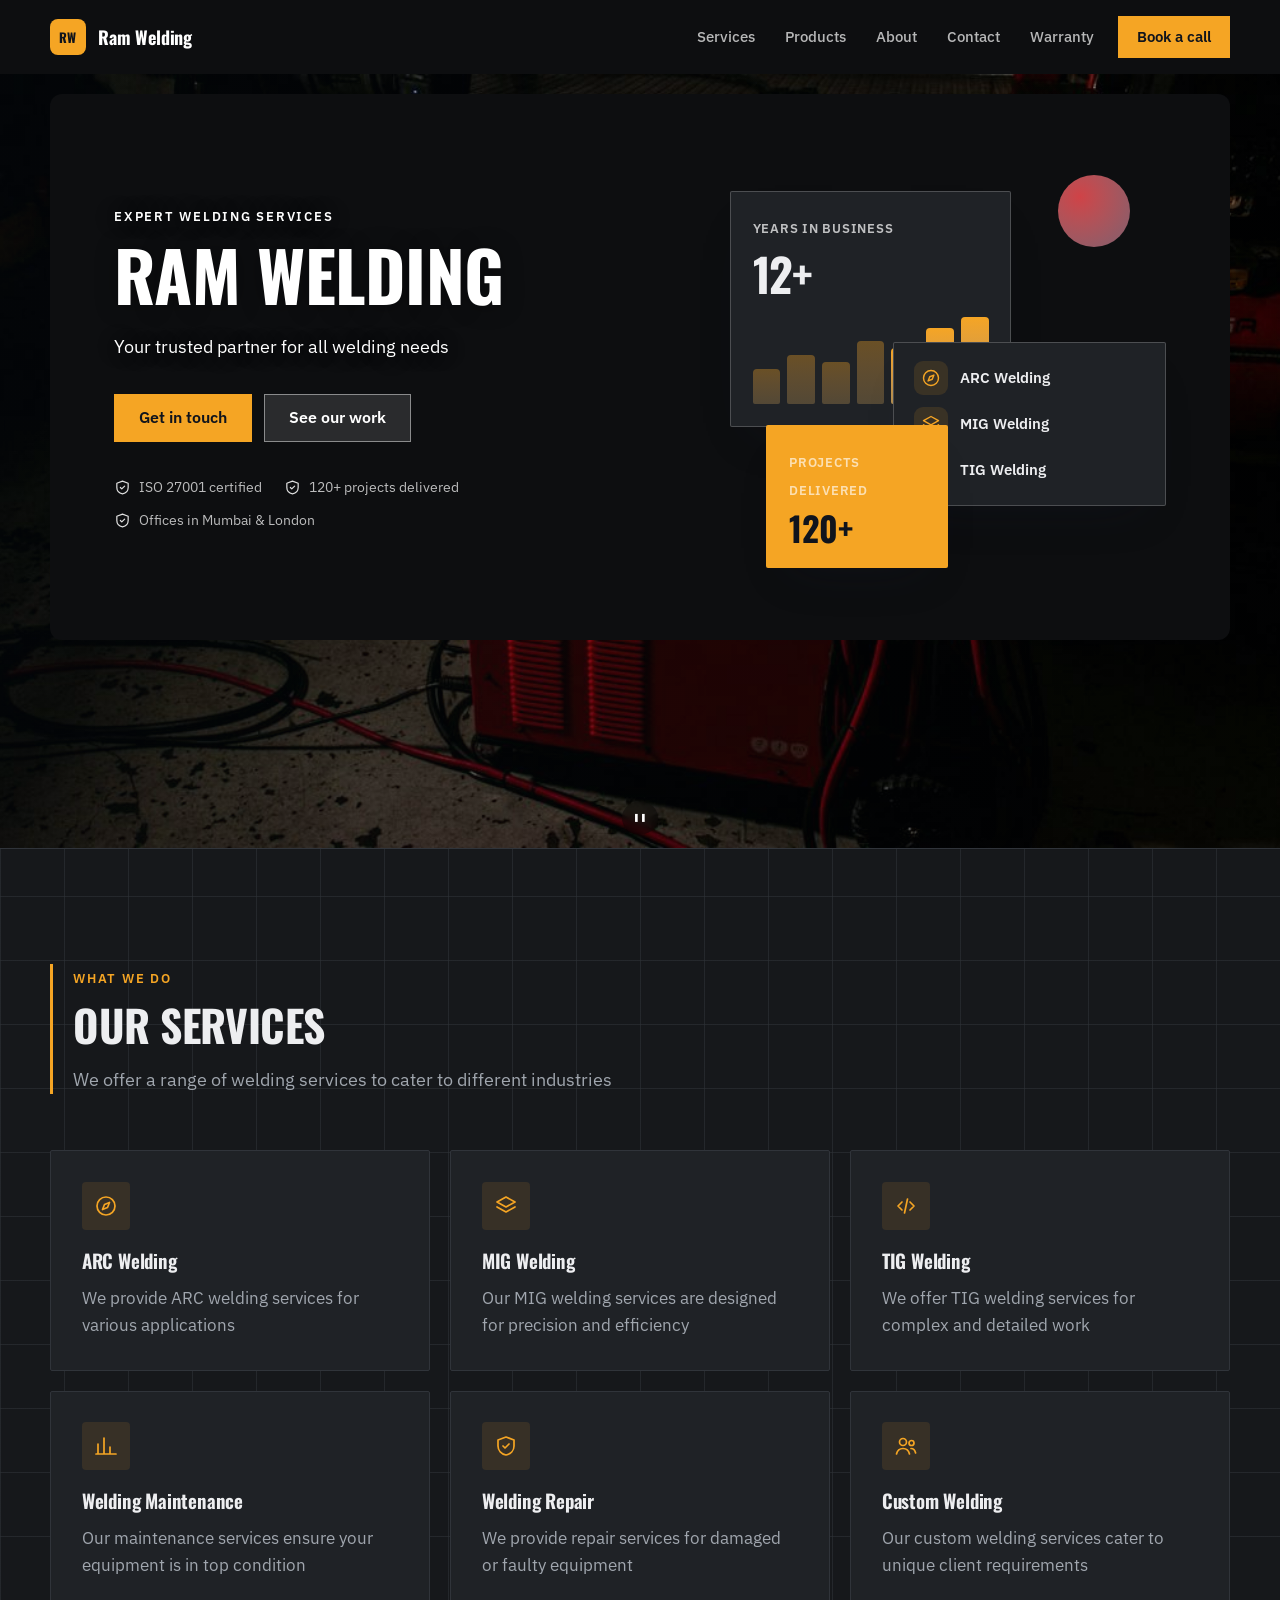
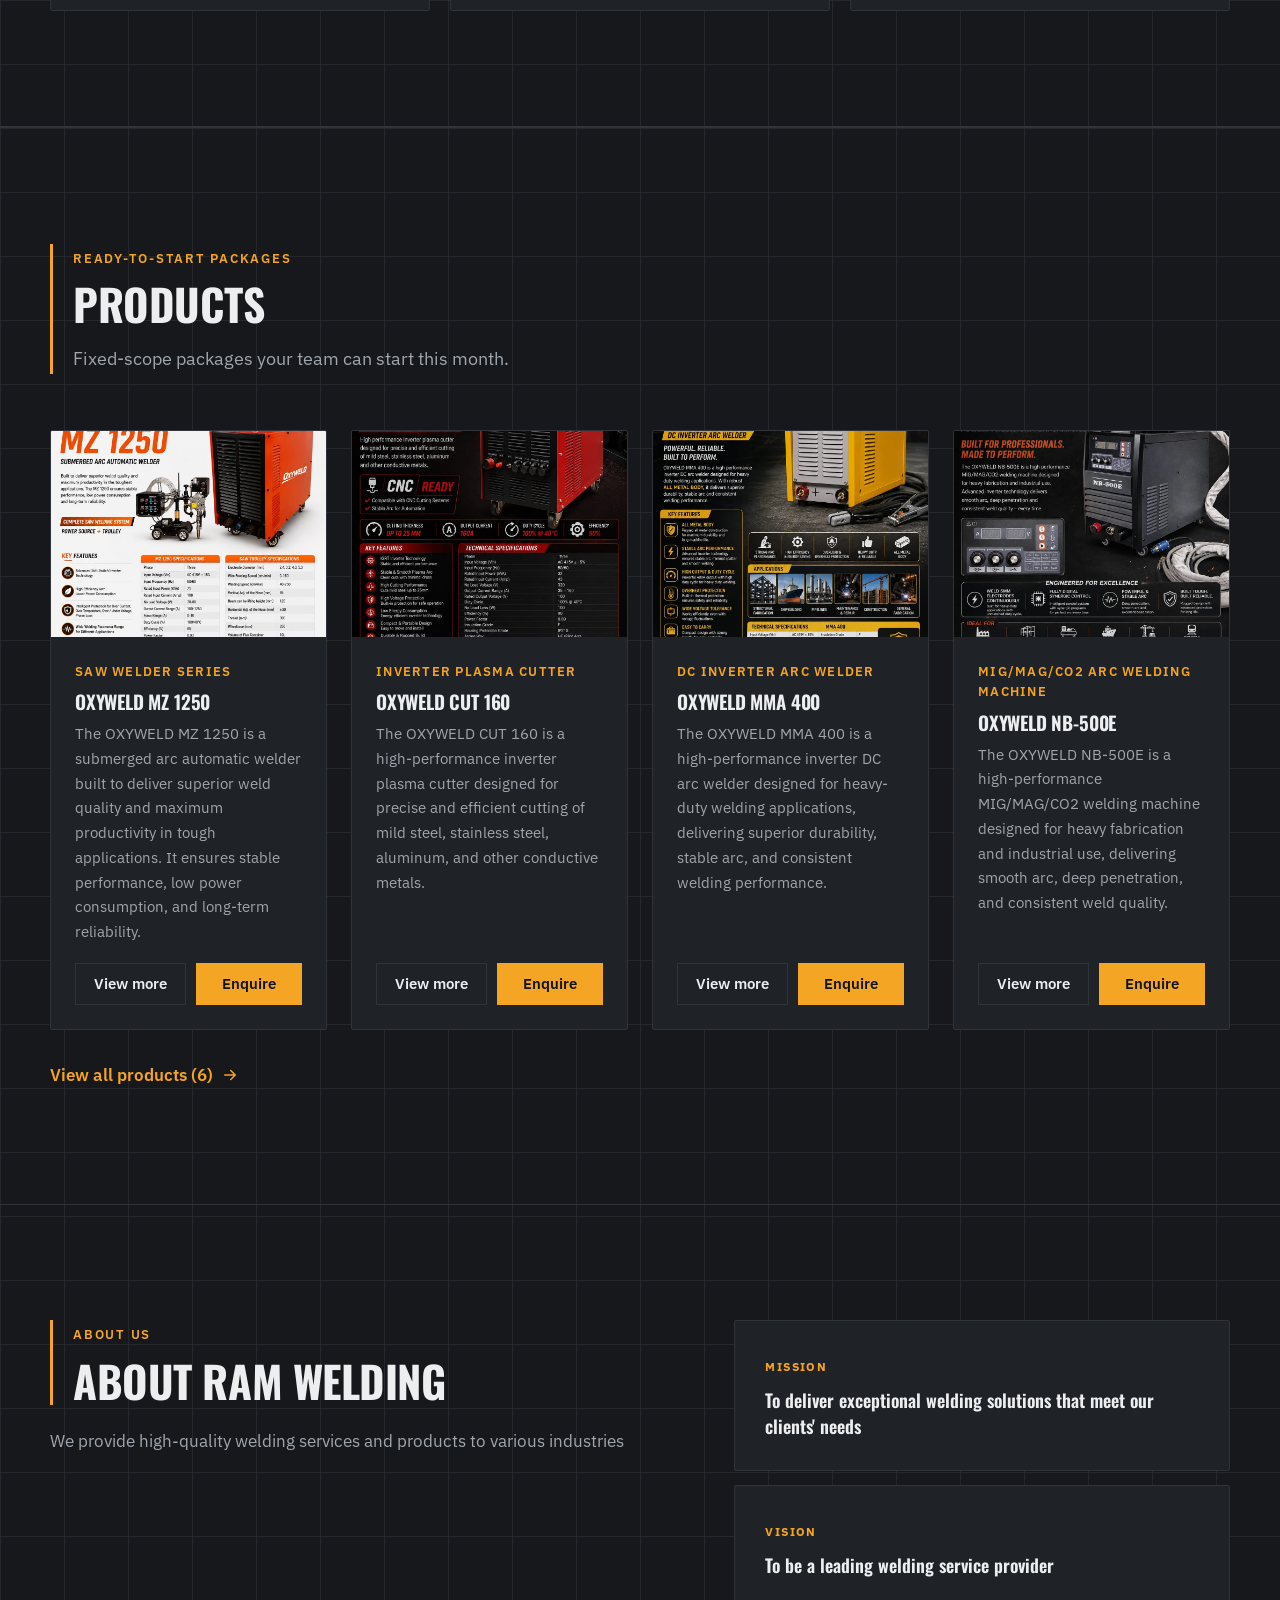
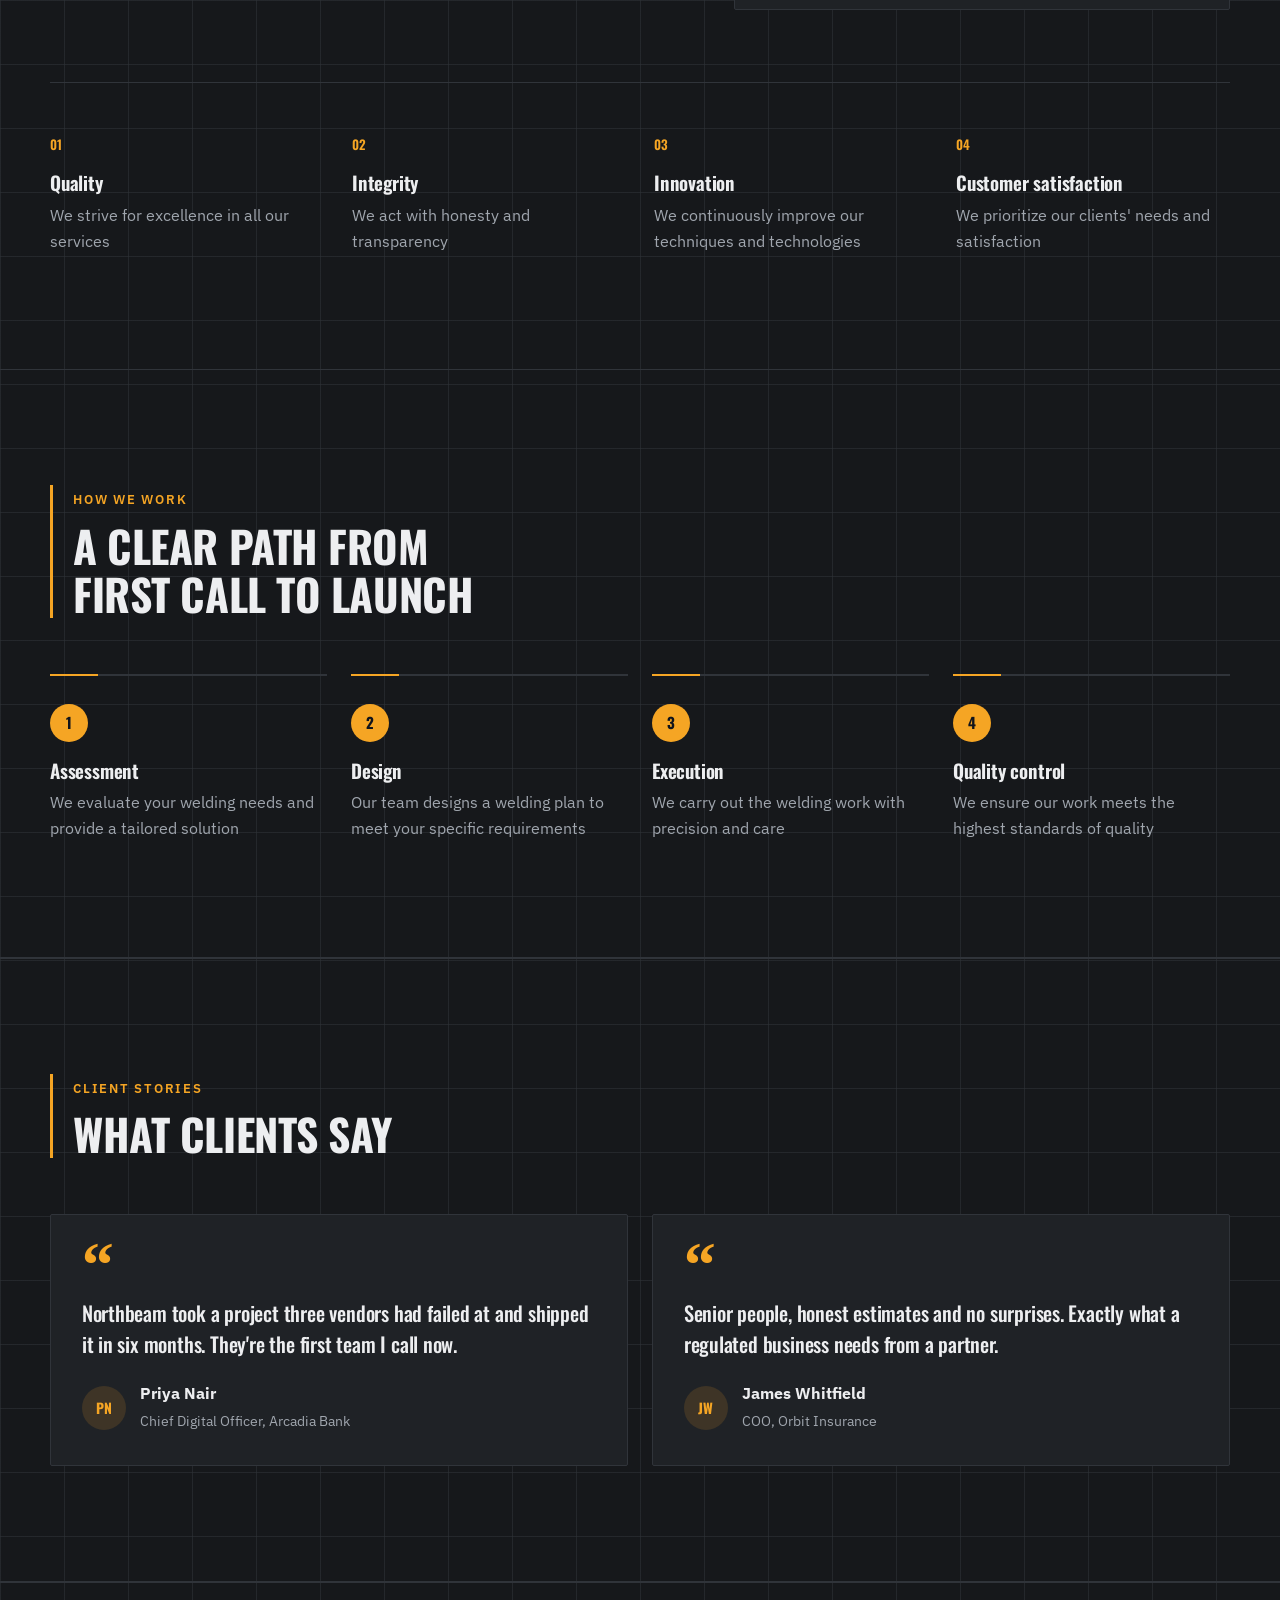
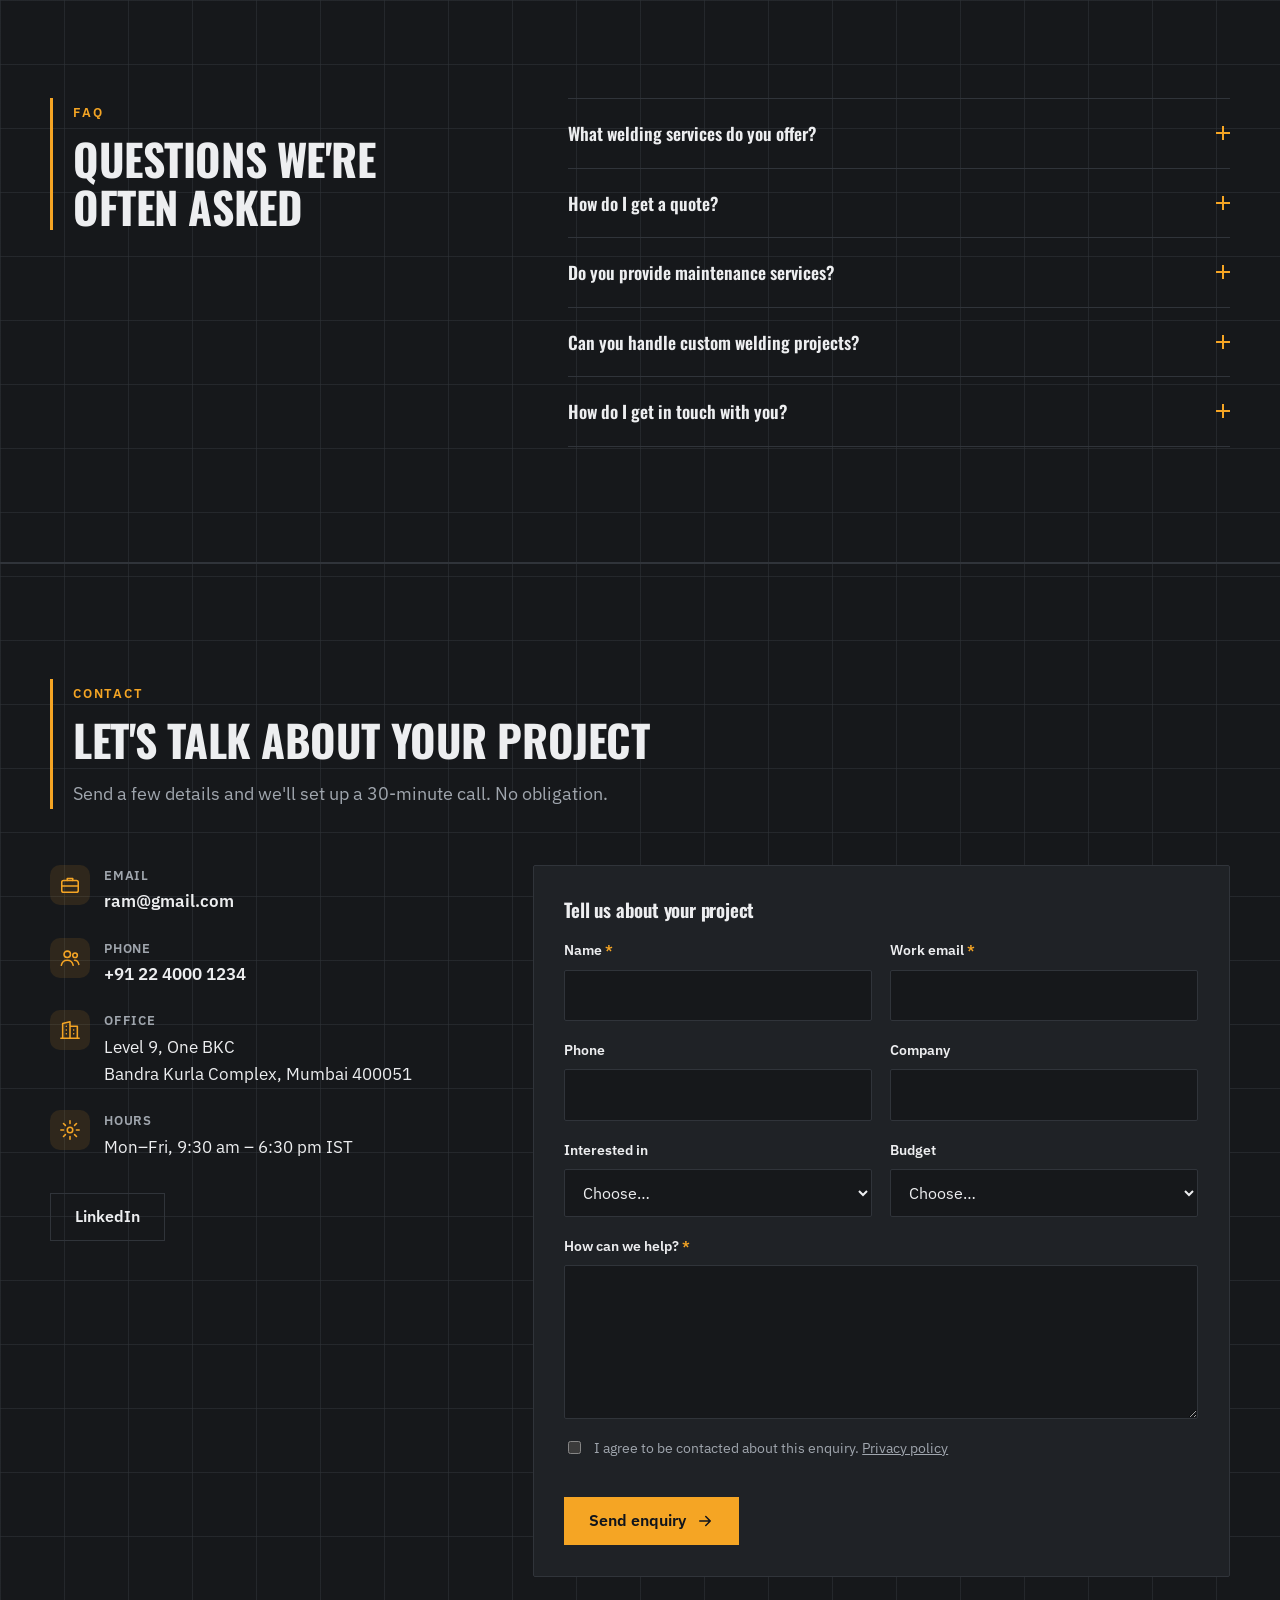
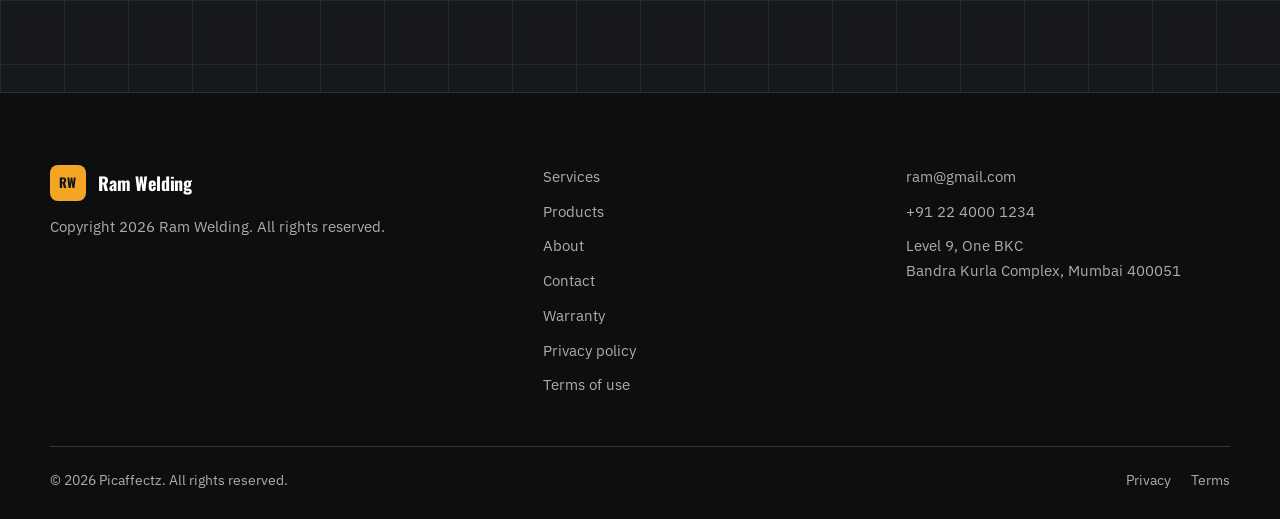
<file: index.html>
<!doctype html>
<!-- Powered by Picaffectz | https://www.picaffectz.com -->
<!--
  Copyright (c) Picaffectz. All rights reserved.
  This source code is proprietary and confidential. Unauthorized copying or distribution is prohibited.
-->
<html lang="en">
<head>
<meta charset="utf-8">
<meta name="viewport" content="width=device-width,initial-scale=1,viewport-fit=cover">
<title>Ram Welding - Quality welding solutions</title>
<!-- site-meta -->
<meta name="description" content="Ram Welding provides high-quality welding services and products to various industries">
<link rel="canonical" href="https://iprakashlal.github.io/welding/">
<meta property="og:type" content="website">
<meta property="og:title" content="Ram Welding - Quality welding solutions">
<meta property="og:description" content="Ram Welding provides high-quality welding services and products to various industries">
<meta property="og:site_name" content="Ram Welding">
<meta property="og:url" content="https://iprakashlal.github.io/welding/">
<meta name="twitter:card" content="summary">
<meta name="twitter:title" content="Ram Welding - Quality welding solutions">
<meta name="twitter:description" content="Ram Welding provides high-quality welding services and products to various industries">
<style id="site-boot">html{background:#16181B;--bg:#16181B}</style>
<!-- /site-meta -->
<title>Shop</title>
<link rel="preconnect" href="https://fonts.googleapis.com">
<link rel="stylesheet" href="assets/biz.css?v=2a78dcc">
<script>try{var b=localStorage.getItem("site-bg:"+location.pathname.replace(/[^/]*$/,""));if(b){document.documentElement.style.background=b;document.documentElement.style.setProperty("--bg",b)}var F=JSON.parse(localStorage.getItem("site-fonts:"+location.pathname.replace(/[^/]*$/,""))||"[]");for(var i=0;i<F.length;i++)if(/^https:\/\/fonts\.googleapis\.com\//.test(F[i][1]||"")){var l=document.createElement("link");l.rel="stylesheet";l.href=F[i][1];l.setAttribute("data-boot","");document.head.appendChild(l)}var I=JSON.parse(localStorage.getItem("site-intro:"+location.pathname.replace(/[^/]*$/,""))||"null");if(I&&/^(#[0-9a-f]{3,8}|rgba?\([0-9., %]+\))$/i.test(I.bg||"")&&!matchMedia("(prefers-reduced-motion:reduce)").matches&&window.name!=="cms-preview"){var S=document.createElement("style");S.id="fx-boot";S.textContent="html{background:"+I.bg+"!important}body{visibility:hidden!important}";document.head.appendChild(S);setTimeout(function(){S.remove()},2500)}var x=sessionStorage.getItem("fx-exit");if(x){var c=x.charAt(0)=="{"?JSON.parse(x).bg:x;if(/^(#[0-9a-f]{3,8}|rgba?\([0-9., %]+\))$/i.test(c)){var s=document.createElement("style");s.id="fx-pre";s.textContent="html{background:"+c+"!important}body>*{visibility:hidden}";document.head.appendChild(s);setTimeout(function(){s.remove()},3500)}}}catch(e){}</script>
</head>
<body data-page="home">
<div id="app"></div>
<noscript><p style="padding:24px">This website needs JavaScript to show its content.</p></noscript>
<script src="assets/badge.js?v=2a78dcc"></script><script src="assets/fx.js?v=2a78dcc"></script>
<script src="assets/motifs.js?v=2a78dcc"></script>
<script src="assets/biz.js?v=2a78dcc"></script>
</body>
</html>
</file>
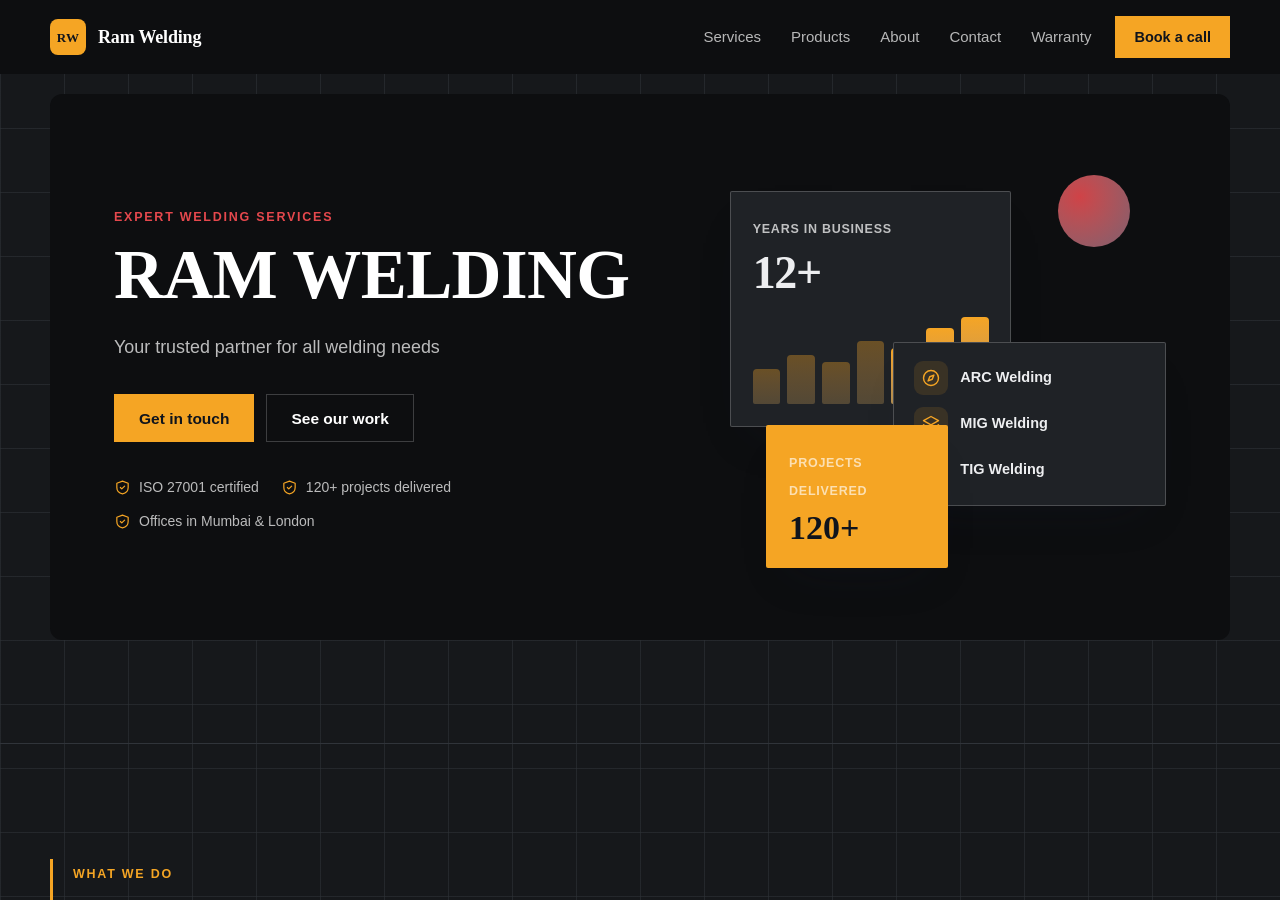
<file: about.html>
<!doctype html>
<!-- Powered by Picaffectz | https://www.picaffectz.com -->
<!--
  Copyright (c) Picaffectz. All rights reserved.
  This source code is proprietary and confidential. Unauthorized copying or distribution is prohibited.
-->
<html lang="en">
<head>
<meta charset="utf-8">
<meta name="viewport" content="width=device-width,initial-scale=1,viewport-fit=cover">
<title>Ram Welding - Quality welding solutions</title>
<!-- site-meta -->
<meta name="description" content="Ram Welding provides high-quality welding services and products to various industries">
<link rel="canonical" href="https://iprakashlal.github.io/welding/about.html">
<meta property="og:type" content="website">
<meta property="og:title" content="Ram Welding - Quality welding solutions">
<meta property="og:description" content="Ram Welding provides high-quality welding services and products to various industries">
<meta property="og:site_name" content="Ram Welding">
<meta property="og:url" content="https://iprakashlal.github.io/welding/about.html">
<meta name="twitter:card" content="summary">
<meta name="twitter:title" content="Ram Welding - Quality welding solutions">
<meta name="twitter:description" content="Ram Welding provides high-quality welding services and products to various industries">
<style id="site-boot">html{background:#16181B;--bg:#16181B}</style>
<!-- /site-meta -->
<title>Shop</title>
<link rel="preconnect" href="https://fonts.googleapis.com">
<link rel="stylesheet" href="assets/biz.css?v=2a78dcc">
<script>try{var b=localStorage.getItem("site-bg:"+location.pathname.replace(/[^/]*$/,""));if(b){document.documentElement.style.background=b;document.documentElement.style.setProperty("--bg",b)}var F=JSON.parse(localStorage.getItem("site-fonts:"+location.pathname.replace(/[^/]*$/,""))||"[]");for(var i=0;i<F.length;i++)if(/^https:\/\/fonts\.googleapis\.com\//.test(F[i][1]||"")){var l=document.createElement("link");l.rel="stylesheet";l.href=F[i][1];l.setAttribute("data-boot","");document.head.appendChild(l)}var I=JSON.parse(localStorage.getItem("site-intro:"+location.pathname.replace(/[^/]*$/,""))||"null");if(I&&/^(#[0-9a-f]{3,8}|rgba?\([0-9., %]+\))$/i.test(I.bg||"")&&!matchMedia("(prefers-reduced-motion:reduce)").matches&&window.name!=="cms-preview"){var S=document.createElement("style");S.id="fx-boot";S.textContent="html{background:"+I.bg+"!important}body{visibility:hidden!important}";document.head.appendChild(S);setTimeout(function(){S.remove()},2500)}var x=sessionStorage.getItem("fx-exit");if(x){var c=x.charAt(0)=="{"?JSON.parse(x).bg:x;if(/^(#[0-9a-f]{3,8}|rgba?\([0-9., %]+\))$/i.test(c)){var s=document.createElement("style");s.id="fx-pre";s.textContent="html{background:"+c+"!important}body>*{visibility:hidden}";document.head.appendChild(s);setTimeout(function(){s.remove()},3500)}}}catch(e){}</script>
</head>
<body data-page="about">
<div id="app"></div>
<noscript><p style="padding:24px">This website needs JavaScript to show its content.</p></noscript>
<script src="assets/badge.js?v=2a78dcc"></script><script src="assets/fx.js?v=2a78dcc"></script>
<script src="assets/motifs.js?v=2a78dcc"></script>
<script src="assets/biz.js?v=2a78dcc"></script>
</body>
</html>
</file>
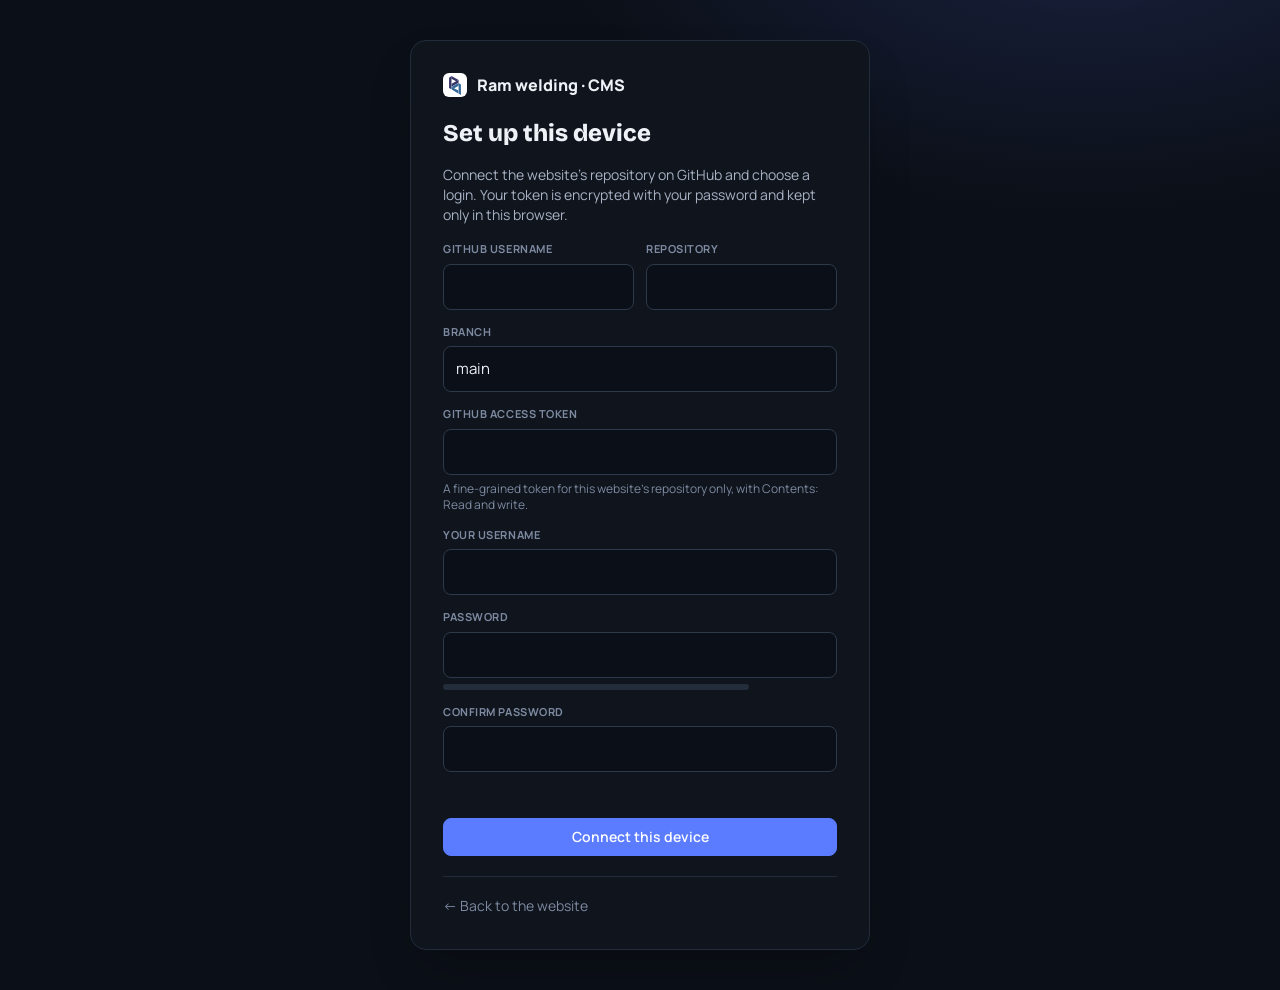
<file: admin.html>
<!doctype html>
<!-- Powered by Picaffectz | https://www.picaffectz.com -->
<!--
  Copyright (c) Picaffectz. All rights reserved.
  This source code is proprietary and confidential. Unauthorized copying or distribution is prohibited.
-->
<html lang="en">
<head>
<meta charset="utf-8">
<meta name="viewport" content="width=device-width,initial-scale=1,viewport-fit=cover">
<meta name="robots" content="noindex">
<title>Control Panel</title>
<link rel="preconnect" href="https://fonts.googleapis.com">
<link rel="stylesheet" href="https://fonts.googleapis.com/css2?family=Bricolage+Grotesque:opsz,wght@12..96,600;12..96,800&family=JetBrains+Mono:wght@400;500&family=Manrope:wght@400;500;600;700;800&display=swap">
<link rel="stylesheet" href="cms/admin.css?v=2a78dcc">
</head>
<body class="bg-ink-950 text-ink-100 antialiased">
<div id="root"></div>
<noscript>The site CMS needs JavaScript.</noscript>
<script src="cms/admin.js?v=2a78dcc"></script>
</body>
</html>
</file>
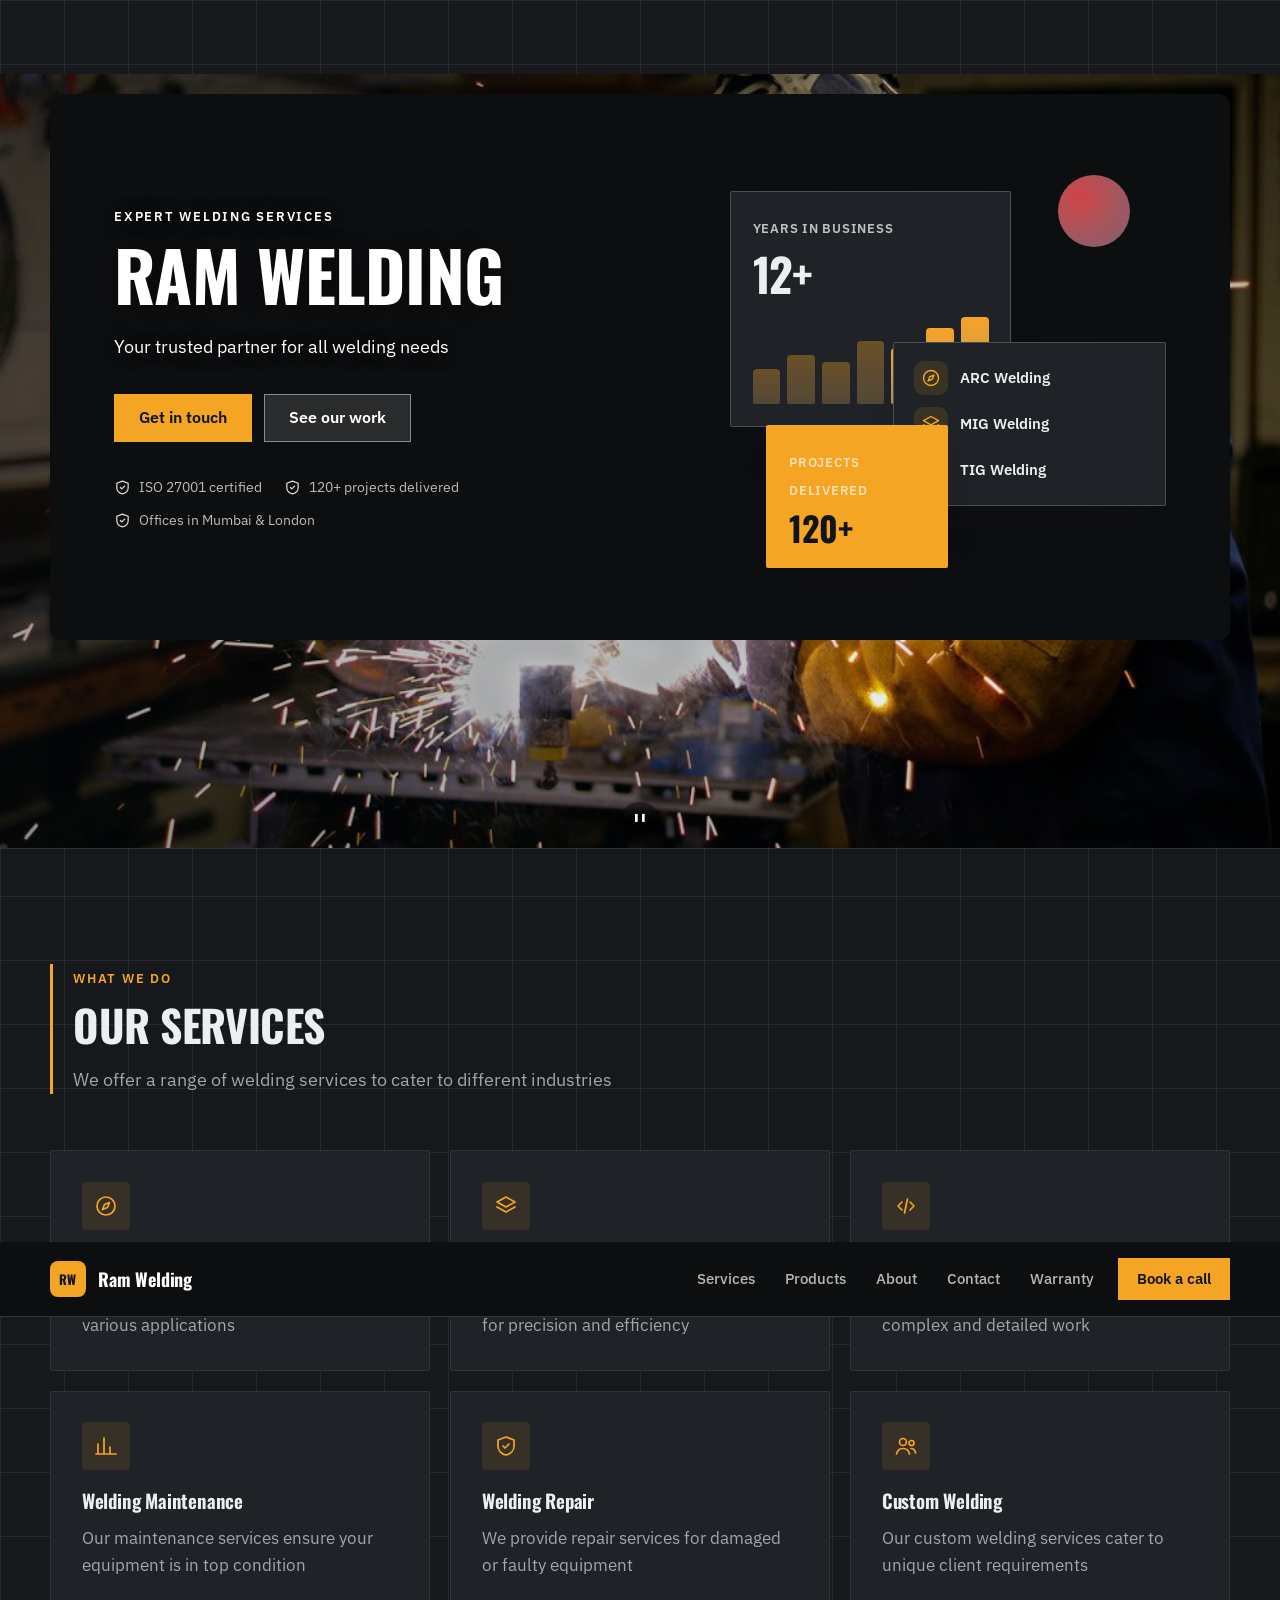
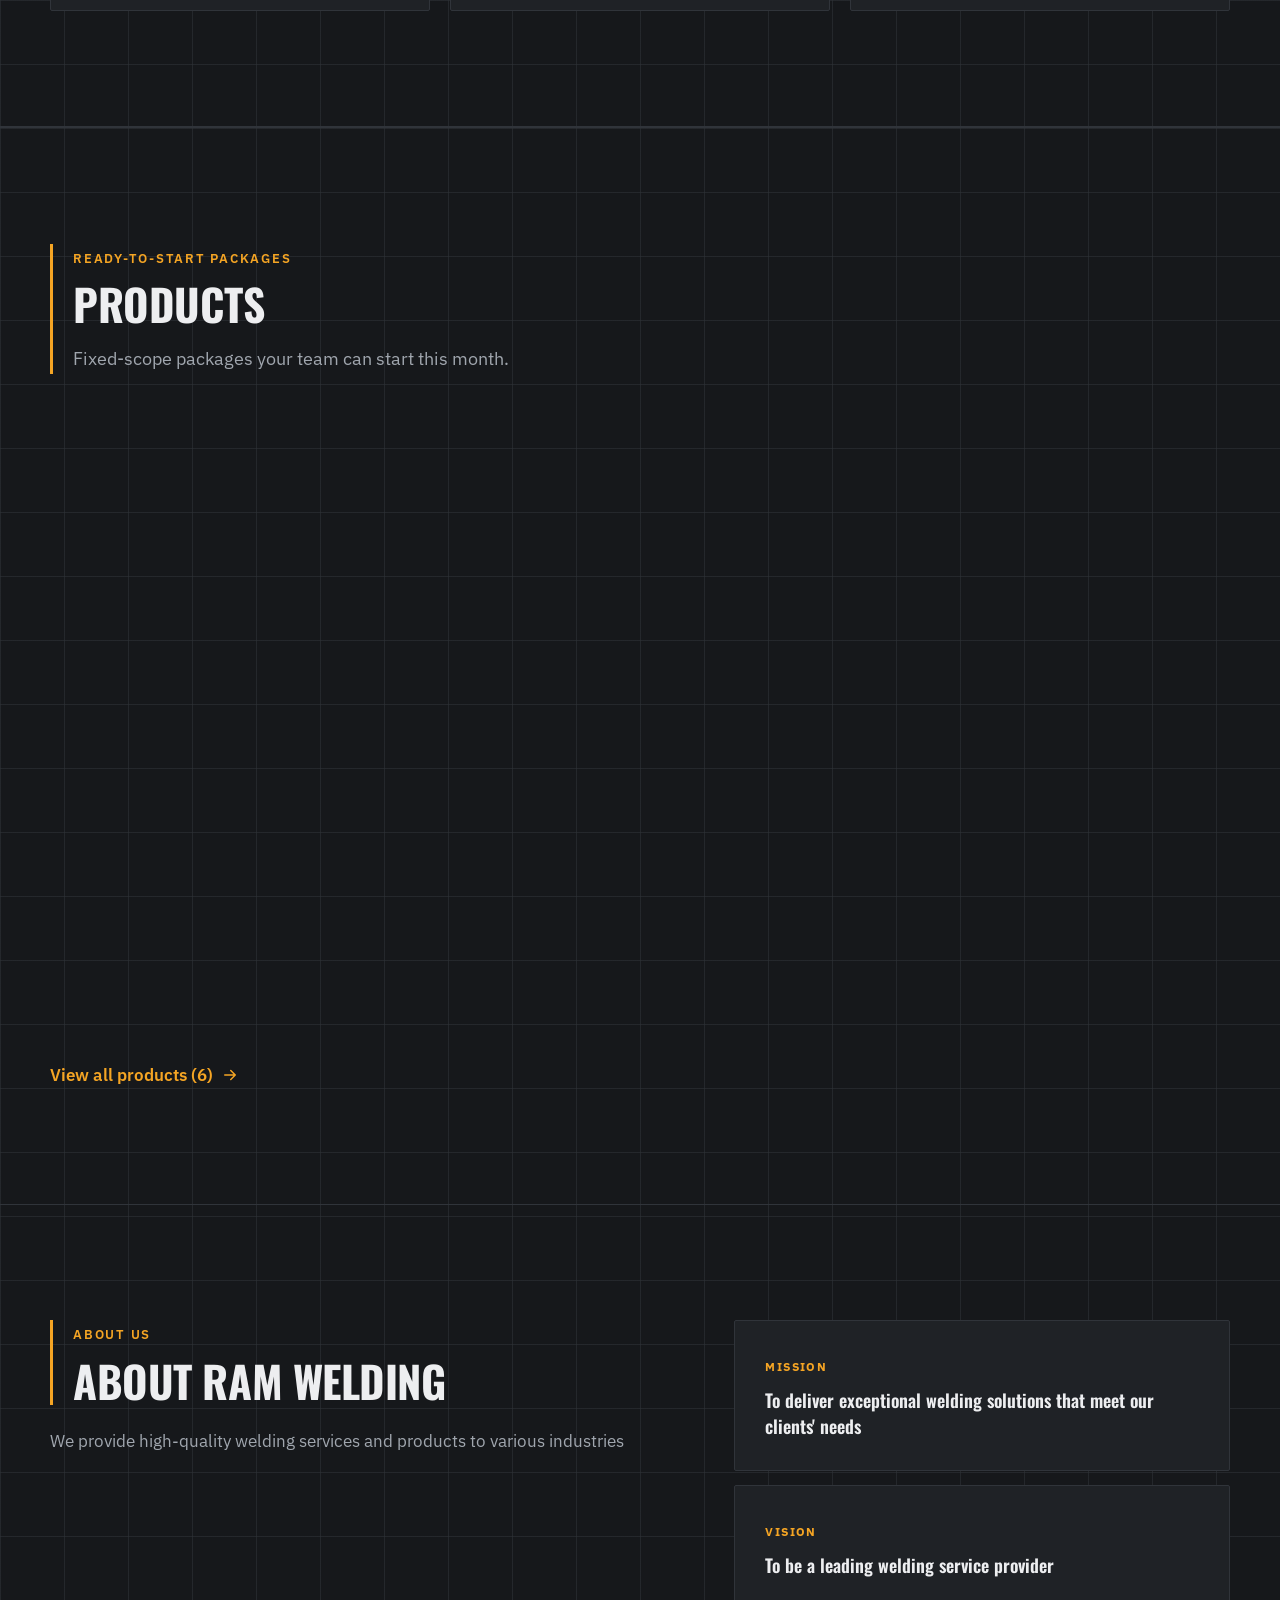
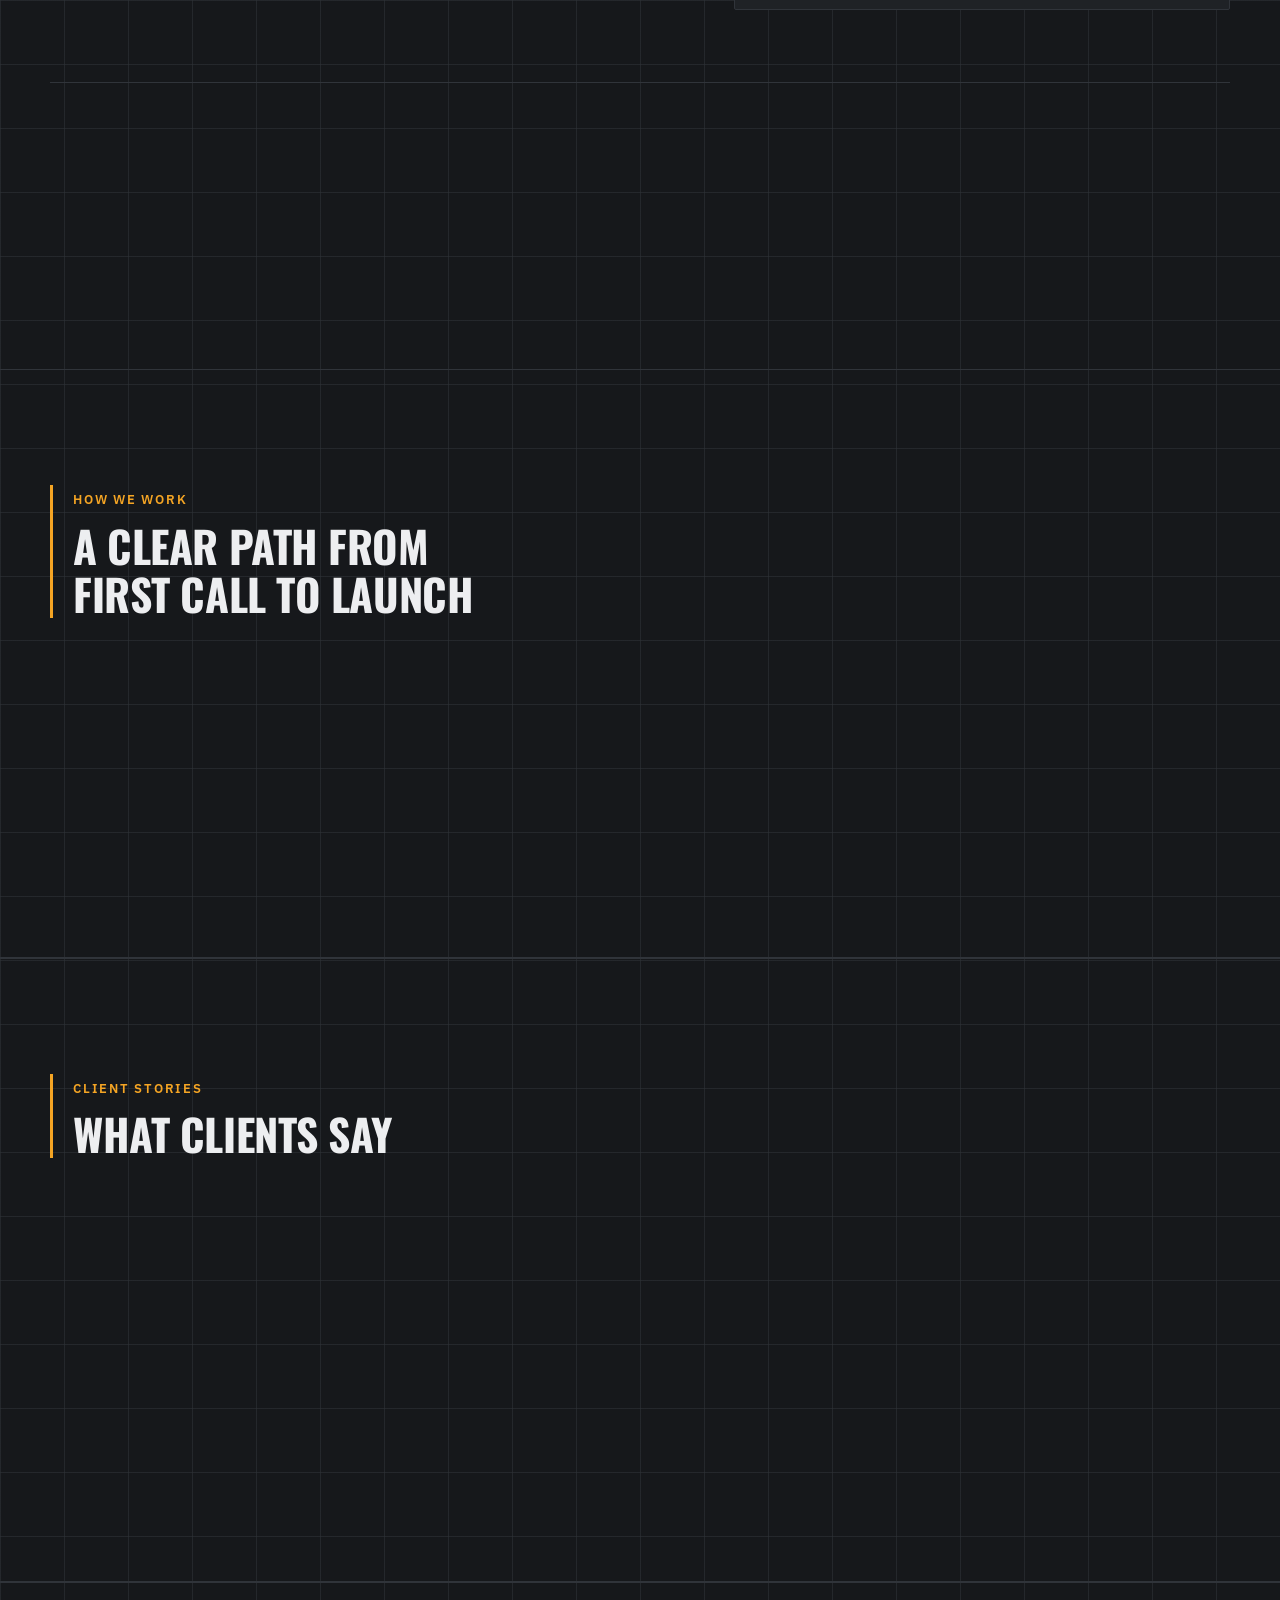
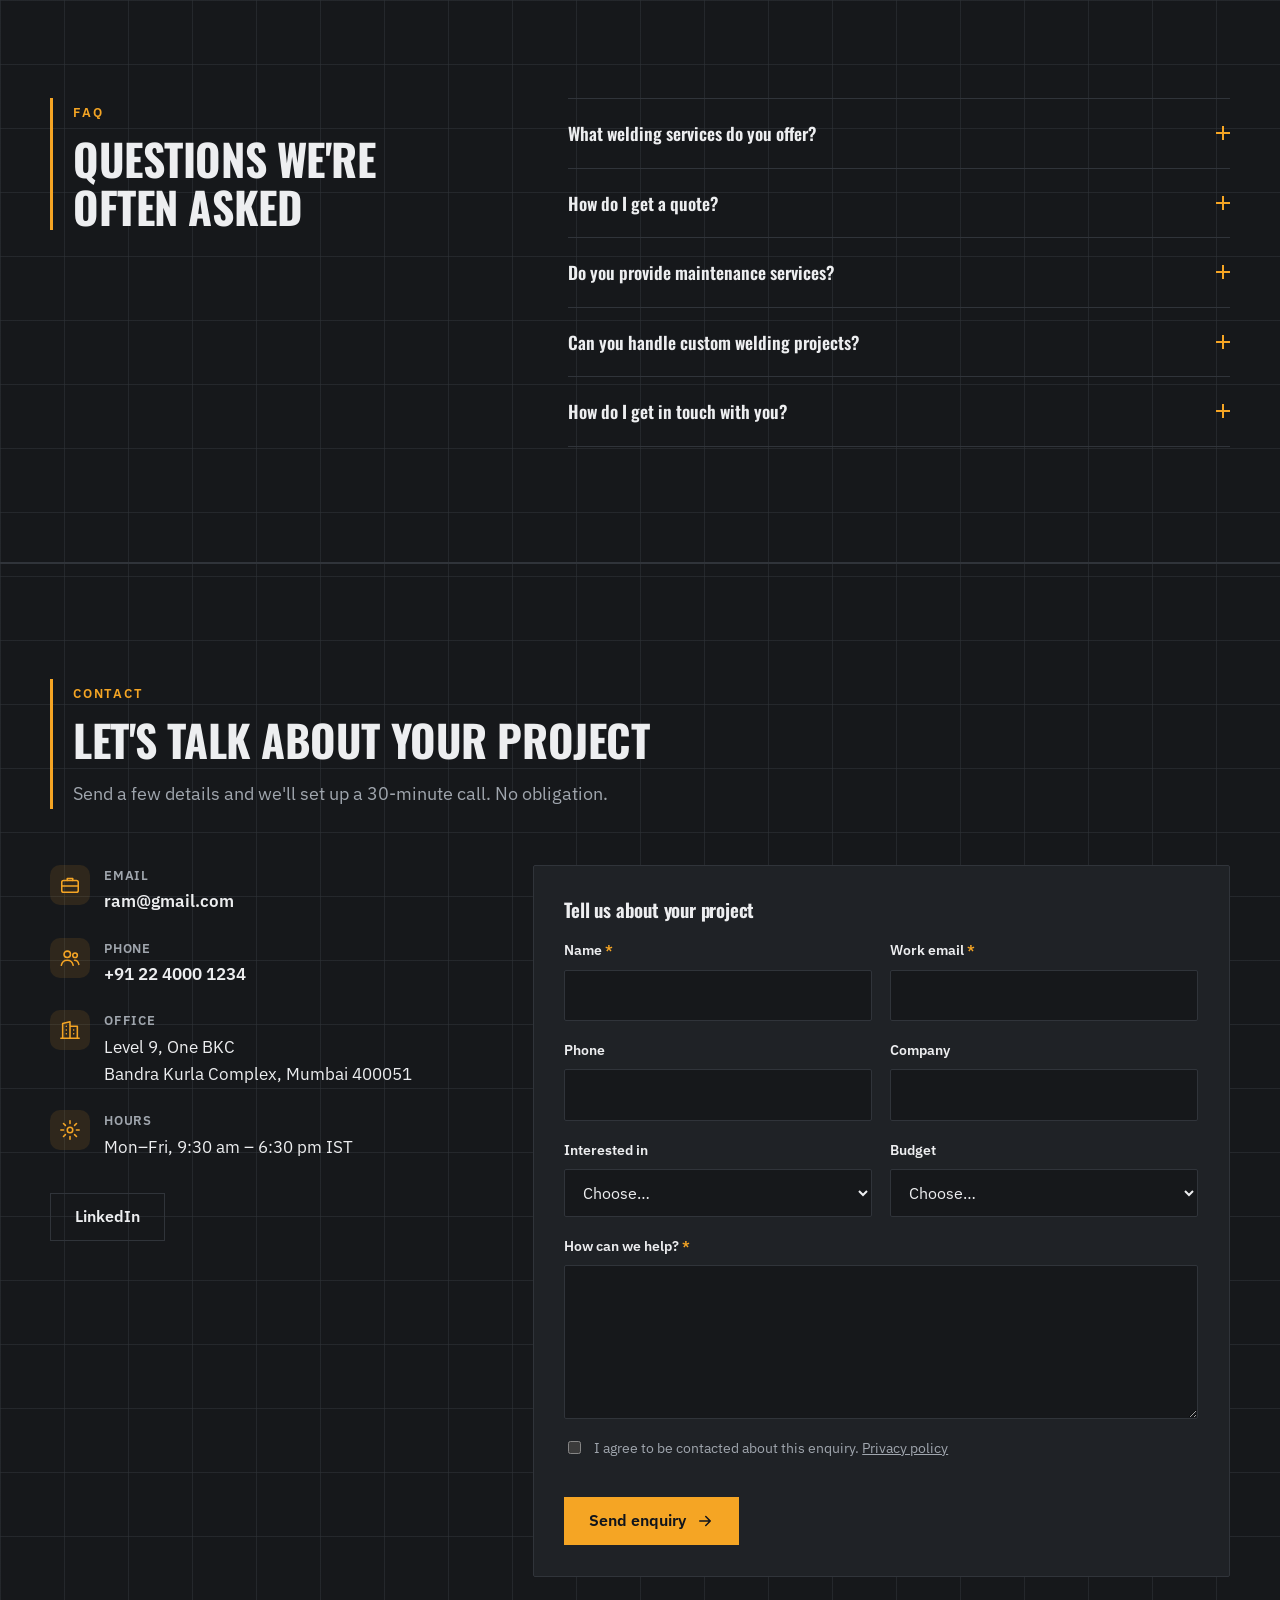
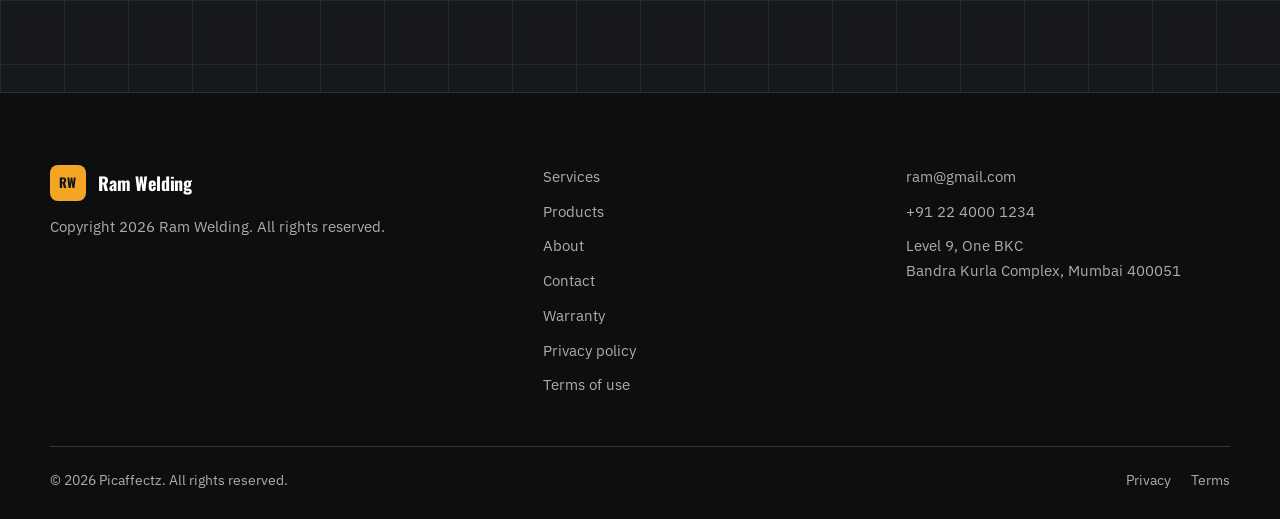
<file: contact.html>
<!doctype html>
<!-- Powered by Picaffectz | https://www.picaffectz.com -->
<!--
  Copyright (c) Picaffectz. All rights reserved.
  This source code is proprietary and confidential. Unauthorized copying or distribution is prohibited.
-->
<html lang="en">
<head>
<meta charset="utf-8">
<meta name="viewport" content="width=device-width,initial-scale=1,viewport-fit=cover">
<title>Ram Welding - Quality welding solutions</title>
<!-- site-meta -->
<meta name="description" content="Ram Welding provides high-quality welding services and products to various industries">
<link rel="canonical" href="https://iprakashlal.github.io/welding/contact.html">
<meta property="og:type" content="website">
<meta property="og:title" content="Ram Welding - Quality welding solutions">
<meta property="og:description" content="Ram Welding provides high-quality welding services and products to various industries">
<meta property="og:site_name" content="Ram Welding">
<meta property="og:url" content="https://iprakashlal.github.io/welding/contact.html">
<meta name="twitter:card" content="summary">
<meta name="twitter:title" content="Ram Welding - Quality welding solutions">
<meta name="twitter:description" content="Ram Welding provides high-quality welding services and products to various industries">
<style id="site-boot">html{background:#16181B;--bg:#16181B}</style>
<!-- /site-meta -->
<title>Shop</title>
<link rel="preconnect" href="https://fonts.googleapis.com">
<link rel="stylesheet" href="assets/biz.css?v=2a78dcc">
<script>try{var b=localStorage.getItem("site-bg:"+location.pathname.replace(/[^/]*$/,""));if(b){document.documentElement.style.background=b;document.documentElement.style.setProperty("--bg",b)}var F=JSON.parse(localStorage.getItem("site-fonts:"+location.pathname.replace(/[^/]*$/,""))||"[]");for(var i=0;i<F.length;i++)if(/^https:\/\/fonts\.googleapis\.com\//.test(F[i][1]||"")){var l=document.createElement("link");l.rel="stylesheet";l.href=F[i][1];l.setAttribute("data-boot","");document.head.appendChild(l)}var I=JSON.parse(localStorage.getItem("site-intro:"+location.pathname.replace(/[^/]*$/,""))||"null");if(I&&/^(#[0-9a-f]{3,8}|rgba?\([0-9., %]+\))$/i.test(I.bg||"")&&!matchMedia("(prefers-reduced-motion:reduce)").matches&&window.name!=="cms-preview"){var S=document.createElement("style");S.id="fx-boot";S.textContent="html{background:"+I.bg+"!important}body{visibility:hidden!important}";document.head.appendChild(S);setTimeout(function(){S.remove()},2500)}var x=sessionStorage.getItem("fx-exit");if(x){var c=x.charAt(0)=="{"?JSON.parse(x).bg:x;if(/^(#[0-9a-f]{3,8}|rgba?\([0-9., %]+\))$/i.test(c)){var s=document.createElement("style");s.id="fx-pre";s.textContent="html{background:"+c+"!important}body>*{visibility:hidden}";document.head.appendChild(s);setTimeout(function(){s.remove()},3500)}}}catch(e){}</script>
</head>
<body data-page="contact">
<div id="app"></div>
<noscript><p style="padding:24px">This website needs JavaScript to show its content.</p></noscript>
<script src="assets/badge.js?v=2a78dcc"></script><script src="assets/fx.js?v=2a78dcc"></script>
<script src="assets/motifs.js?v=2a78dcc"></script>
<script src="assets/biz.js?v=2a78dcc"></script>
</body>
</html>
</file>
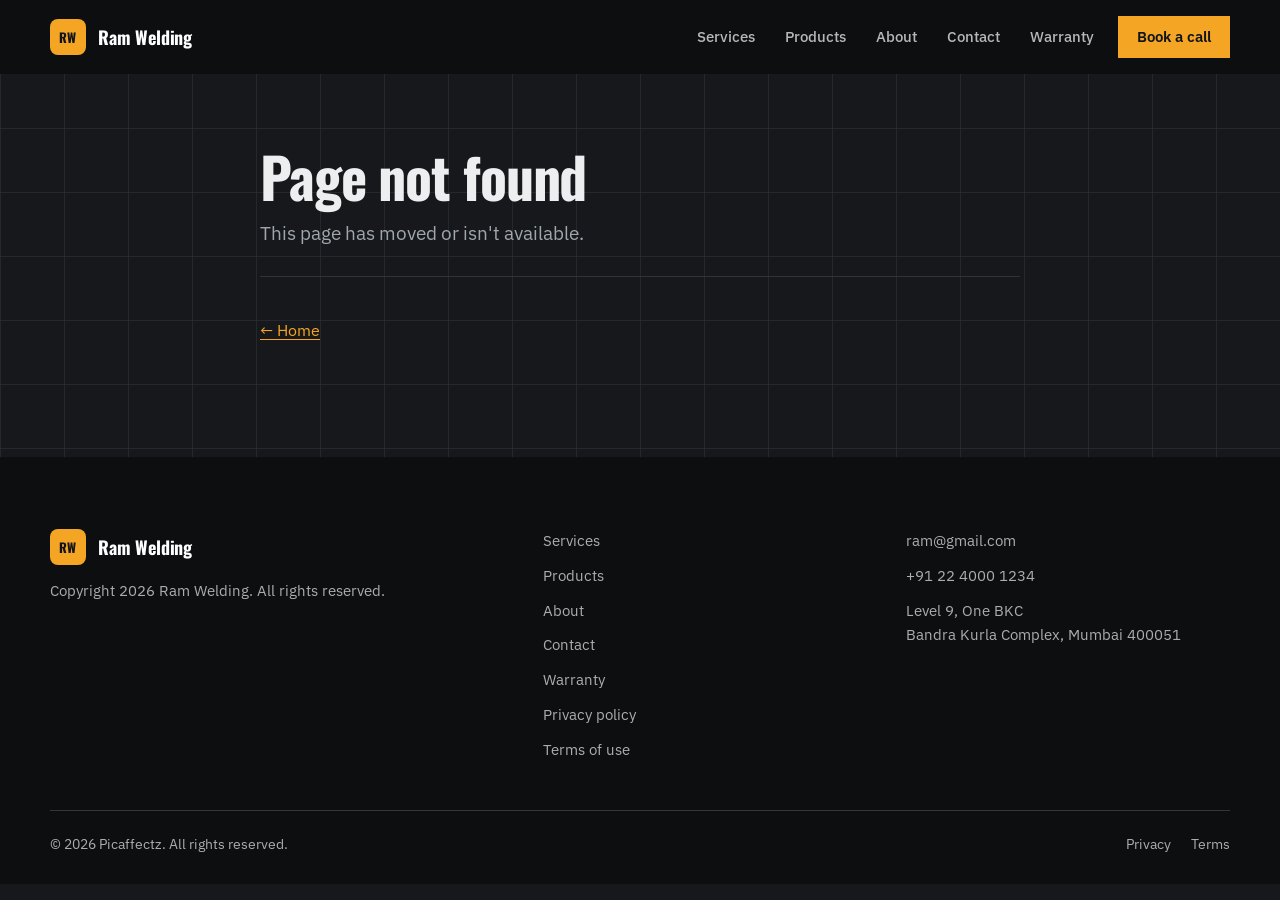
<file: page.html>
<!doctype html>
<!-- Powered by Picaffectz | https://www.picaffectz.com -->
<!--
  Copyright (c) Picaffectz. All rights reserved.
  This source code is proprietary and confidential. Unauthorized copying or distribution is prohibited.
-->
<html lang="en">
<head>
<meta charset="utf-8">
<meta name="viewport" content="width=device-width,initial-scale=1,viewport-fit=cover">
<title>Ram Welding - Quality welding solutions</title>
<!-- site-meta -->
<meta name="description" content="Ram Welding provides high-quality welding services and products to various industries">
<link rel="canonical" href="https://iprakashlal.github.io/welding/page.html">
<meta property="og:type" content="website">
<meta property="og:title" content="Ram Welding - Quality welding solutions">
<meta property="og:description" content="Ram Welding provides high-quality welding services and products to various industries">
<meta property="og:site_name" content="Ram Welding">
<meta property="og:url" content="https://iprakashlal.github.io/welding/page.html">
<meta name="twitter:card" content="summary">
<meta name="twitter:title" content="Ram Welding - Quality welding solutions">
<meta name="twitter:description" content="Ram Welding provides high-quality welding services and products to various industries">
<style id="site-boot">html{background:#16181B;--bg:#16181B}</style>
<!-- /site-meta -->
<link rel="preconnect" href="https://fonts.googleapis.com">
<link rel="stylesheet" href="assets/biz.css?v=2a78dcc">
<script>try{var b=localStorage.getItem("site-bg:"+location.pathname.replace(/[^/]*$/,""));if(b){document.documentElement.style.background=b;document.documentElement.style.setProperty("--bg",b)}var F=JSON.parse(localStorage.getItem("site-fonts:"+location.pathname.replace(/[^/]*$/,""))||"[]");for(var i=0;i<F.length;i++)if(/^https:\/\/fonts\.googleapis\.com\//.test(F[i][1]||"")){var l=document.createElement("link");l.rel="stylesheet";l.href=F[i][1];l.setAttribute("data-boot","");document.head.appendChild(l)}var I=JSON.parse(localStorage.getItem("site-intro:"+location.pathname.replace(/[^/]*$/,""))||"null");if(I&&/^(#[0-9a-f]{3,8}|rgba?\([0-9., %]+\))$/i.test(I.bg||"")&&!matchMedia("(prefers-reduced-motion:reduce)").matches&&window.name!=="cms-preview"){var S=document.createElement("style");S.id="fx-boot";S.textContent="html{background:"+I.bg+"!important}body{visibility:hidden!important}";document.head.appendChild(S);setTimeout(function(){S.remove()},2500)}var x=sessionStorage.getItem("fx-exit");if(x){var c=x.charAt(0)=="{"?JSON.parse(x).bg:x;if(/^(#[0-9a-f]{3,8}|rgba?\([0-9., %]+\))$/i.test(c)){var s=document.createElement("style");s.id="fx-pre";s.textContent="html{background:"+c+"!important}body>*{visibility:hidden}";document.head.appendChild(s);setTimeout(function(){s.remove()},3500)}}}catch(e){}</script>
</head>
<body data-page="page">
<div id="app"></div>
<noscript><p style="padding:24px">This website needs JavaScript to show its content.</p></noscript>
<script src="assets/badge.js?v=2a78dcc"></script><script src="assets/fx.js?v=2a78dcc"></script>
<script src="assets/motifs.js?v=2a78dcc"></script>
<script src="assets/pages.js?v=2a78dcc"></script>
<script src="assets/biz.js?v=2a78dcc"></script>
</body>
</html>
</file>
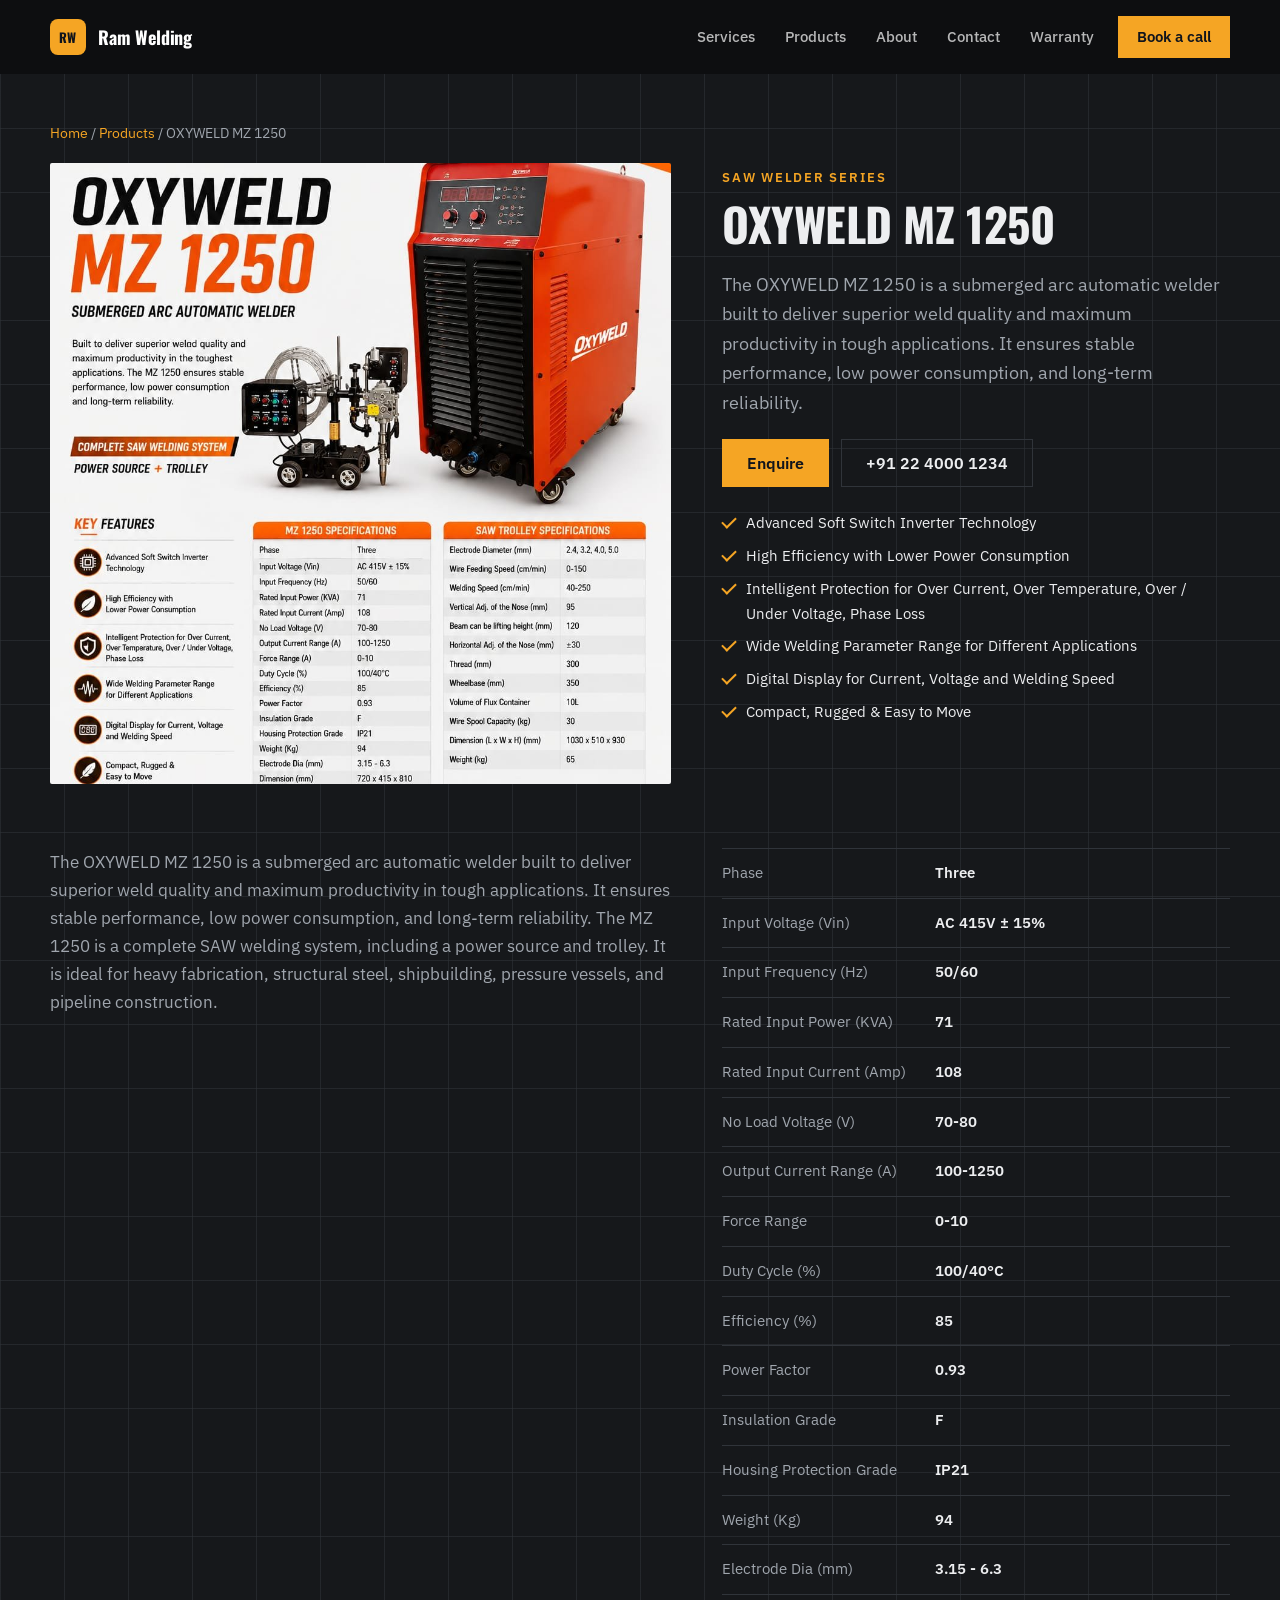
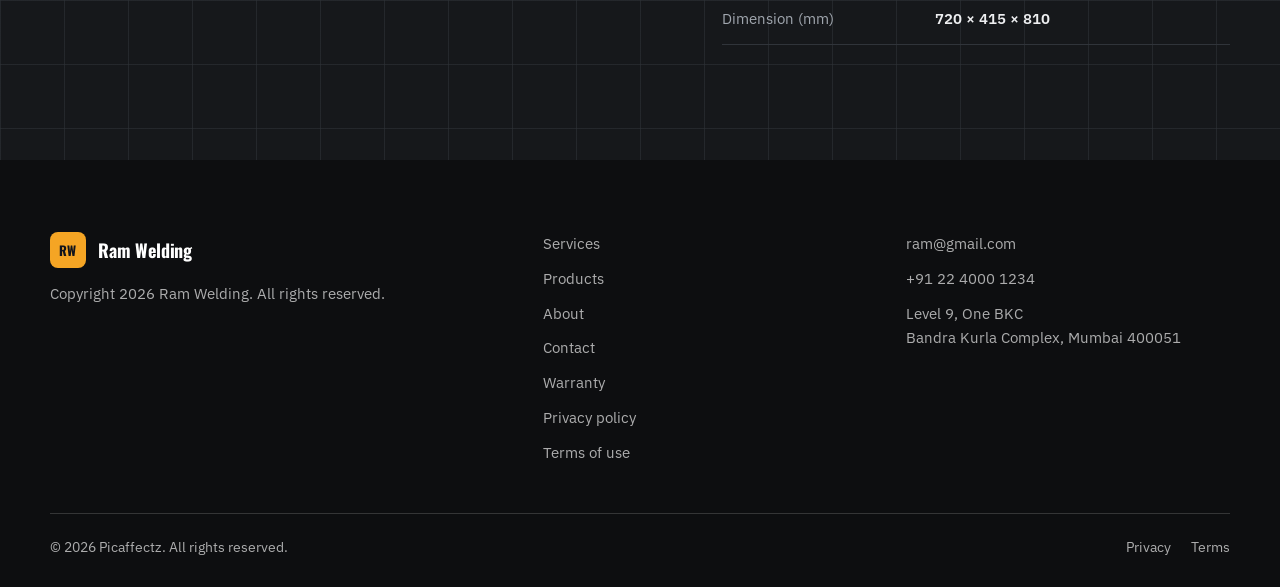
<file: product.html>
<!doctype html>
<!-- Powered by Picaffectz | https://www.picaffectz.com -->
<!--
  Copyright (c) Picaffectz. All rights reserved.
  This source code is proprietary and confidential. Unauthorized copying or distribution is prohibited.
-->
<html lang="en">
<head>
<meta charset="utf-8">
<meta name="viewport" content="width=device-width,initial-scale=1,viewport-fit=cover">
<title>Ram Welding - Quality welding solutions</title>
<!-- site-meta -->
<meta name="description" content="Ram Welding provides high-quality welding services and products to various industries">
<link rel="canonical" href="https://iprakashlal.github.io/welding/product.html">
<meta property="og:type" content="website">
<meta property="og:title" content="Ram Welding - Quality welding solutions">
<meta property="og:description" content="Ram Welding provides high-quality welding services and products to various industries">
<meta property="og:site_name" content="Ram Welding">
<meta property="og:url" content="https://iprakashlal.github.io/welding/product.html">
<meta name="twitter:card" content="summary">
<meta name="twitter:title" content="Ram Welding - Quality welding solutions">
<meta name="twitter:description" content="Ram Welding provides high-quality welding services and products to various industries">
<style id="site-boot">html{background:#16181B;--bg:#16181B}</style>
<!-- /site-meta -->
<link rel="preconnect" href="https://fonts.googleapis.com">
<link rel="stylesheet" href="assets/biz.css?v=2a78dcc">
<script>try{var b=localStorage.getItem("site-bg:"+location.pathname.replace(/[^/]*$/,""));if(b){document.documentElement.style.background=b;document.documentElement.style.setProperty("--bg",b)}var F=JSON.parse(localStorage.getItem("site-fonts:"+location.pathname.replace(/[^/]*$/,""))||"[]");for(var i=0;i<F.length;i++)if(/^https:\/\/fonts\.googleapis\.com\//.test(F[i][1]||"")){var l=document.createElement("link");l.rel="stylesheet";l.href=F[i][1];l.setAttribute("data-boot","");document.head.appendChild(l)}var I=JSON.parse(localStorage.getItem("site-intro:"+location.pathname.replace(/[^/]*$/,""))||"null");if(I&&/^(#[0-9a-f]{3,8}|rgba?\([0-9., %]+\))$/i.test(I.bg||"")&&!matchMedia("(prefers-reduced-motion:reduce)").matches&&window.name!=="cms-preview"){var S=document.createElement("style");S.id="fx-boot";S.textContent="html{background:"+I.bg+"!important}body{visibility:hidden!important}";document.head.appendChild(S);setTimeout(function(){S.remove()},2500)}var x=sessionStorage.getItem("fx-exit");if(x){var c=x.charAt(0)=="{"?JSON.parse(x).bg:x;if(/^(#[0-9a-f]{3,8}|rgba?\([0-9., %]+\))$/i.test(c)){var s=document.createElement("style");s.id="fx-pre";s.textContent="html{background:"+c+"!important}body>*{visibility:hidden}";document.head.appendChild(s);setTimeout(function(){s.remove()},3500)}}}catch(e){}</script>
</head>
<body data-page="product">
<div id="app"></div>
<noscript><p style="padding:24px">This website needs JavaScript to show its content.</p></noscript>
<script src="assets/badge.js?v=2a78dcc"></script><script src="assets/fx.js?v=2a78dcc"></script>
<script src="assets/motifs.js?v=2a78dcc"></script>
<script src="assets/biz.js?v=2a78dcc"></script>
</body>
</html>
</file>
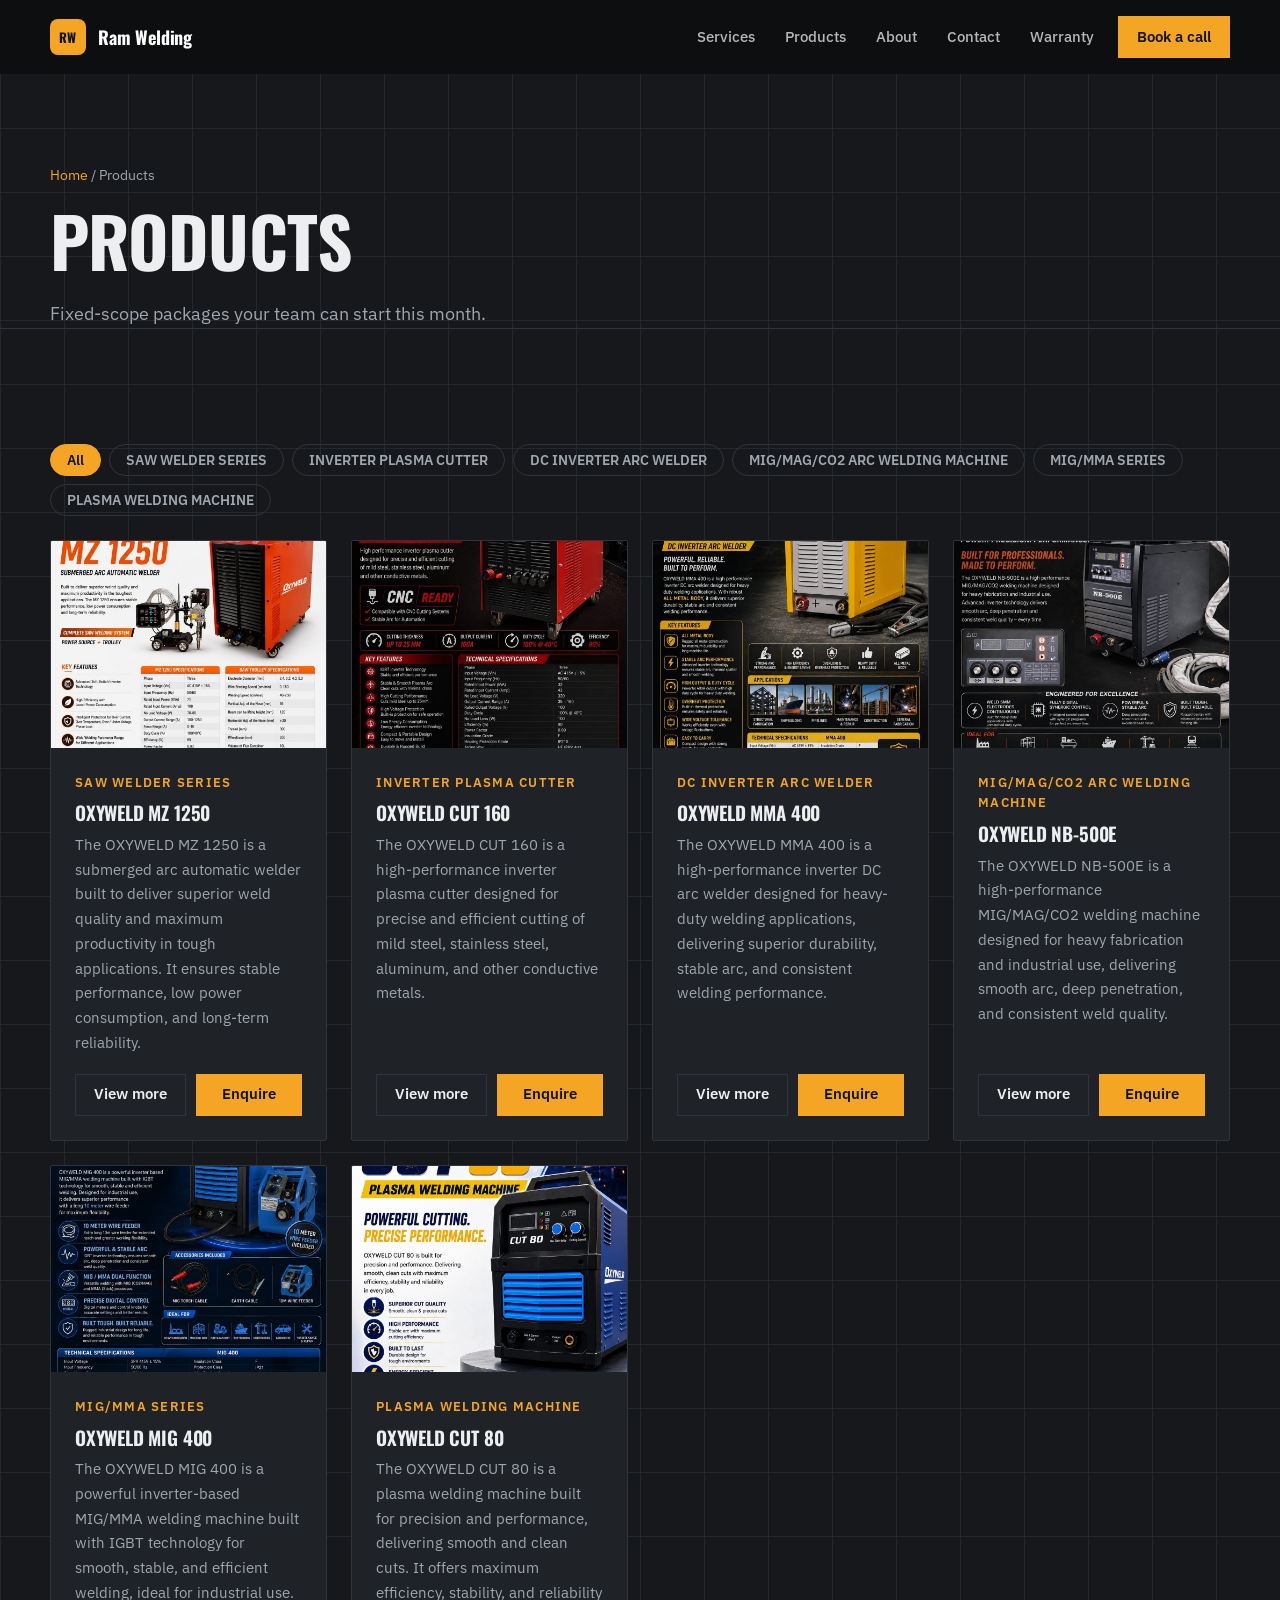
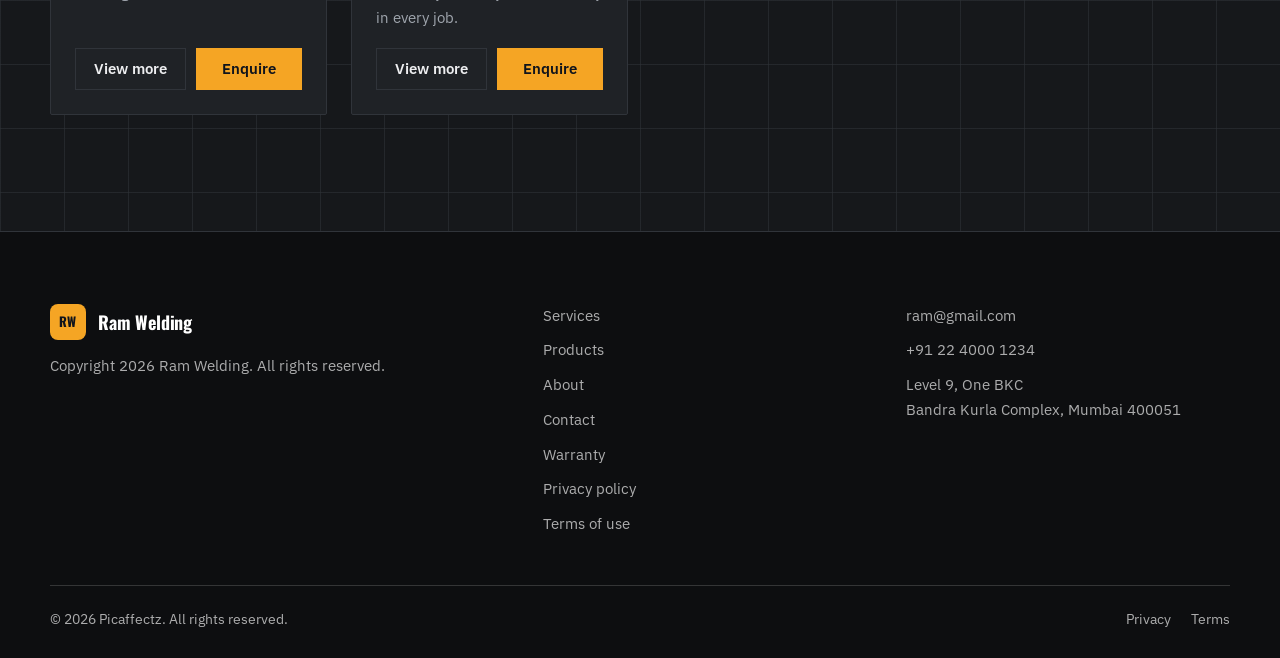
<file: products.html>
<!doctype html>
<!-- Powered by Picaffectz | https://www.picaffectz.com -->
<!--
  Copyright (c) Picaffectz. All rights reserved.
  This source code is proprietary and confidential. Unauthorized copying or distribution is prohibited.
-->
<html lang="en">
<head>
<meta charset="utf-8">
<meta name="viewport" content="width=device-width,initial-scale=1,viewport-fit=cover">
<title>Ram Welding - Quality welding solutions</title>
<!-- site-meta -->
<meta name="description" content="Ram Welding provides high-quality welding services and products to various industries">
<link rel="canonical" href="https://iprakashlal.github.io/welding/products.html">
<meta property="og:type" content="website">
<meta property="og:title" content="Ram Welding - Quality welding solutions">
<meta property="og:description" content="Ram Welding provides high-quality welding services and products to various industries">
<meta property="og:site_name" content="Ram Welding">
<meta property="og:url" content="https://iprakashlal.github.io/welding/products.html">
<meta name="twitter:card" content="summary">
<meta name="twitter:title" content="Ram Welding - Quality welding solutions">
<meta name="twitter:description" content="Ram Welding provides high-quality welding services and products to various industries">
<style id="site-boot">html{background:#16181B;--bg:#16181B}</style>
<!-- /site-meta -->
<link rel="preconnect" href="https://fonts.googleapis.com">
<link rel="stylesheet" href="assets/biz.css?v=2a78dcc">
<script>try{var b=localStorage.getItem("site-bg:"+location.pathname.replace(/[^/]*$/,""));if(b){document.documentElement.style.background=b;document.documentElement.style.setProperty("--bg",b)}var F=JSON.parse(localStorage.getItem("site-fonts:"+location.pathname.replace(/[^/]*$/,""))||"[]");for(var i=0;i<F.length;i++)if(/^https:\/\/fonts\.googleapis\.com\//.test(F[i][1]||"")){var l=document.createElement("link");l.rel="stylesheet";l.href=F[i][1];l.setAttribute("data-boot","");document.head.appendChild(l)}var I=JSON.parse(localStorage.getItem("site-intro:"+location.pathname.replace(/[^/]*$/,""))||"null");if(I&&/^(#[0-9a-f]{3,8}|rgba?\([0-9., %]+\))$/i.test(I.bg||"")&&!matchMedia("(prefers-reduced-motion:reduce)").matches&&window.name!=="cms-preview"){var S=document.createElement("style");S.id="fx-boot";S.textContent="html{background:"+I.bg+"!important}body{visibility:hidden!important}";document.head.appendChild(S);setTimeout(function(){S.remove()},2500)}var x=sessionStorage.getItem("fx-exit");if(x){var c=x.charAt(0)=="{"?JSON.parse(x).bg:x;if(/^(#[0-9a-f]{3,8}|rgba?\([0-9., %]+\))$/i.test(c)){var s=document.createElement("style");s.id="fx-pre";s.textContent="html{background:"+c+"!important}body>*{visibility:hidden}";document.head.appendChild(s);setTimeout(function(){s.remove()},3500)}}}catch(e){}</script>
</head>
<body data-page="products">
<div id="app"></div>
<noscript><p style="padding:24px">This website needs JavaScript to show its content.</p></noscript>
<script src="assets/badge.js?v=2a78dcc"></script><script src="assets/fx.js?v=2a78dcc"></script>
<script src="assets/motifs.js?v=2a78dcc"></script>
<script src="assets/biz.js?v=2a78dcc"></script>
</body>
</html>
</file>
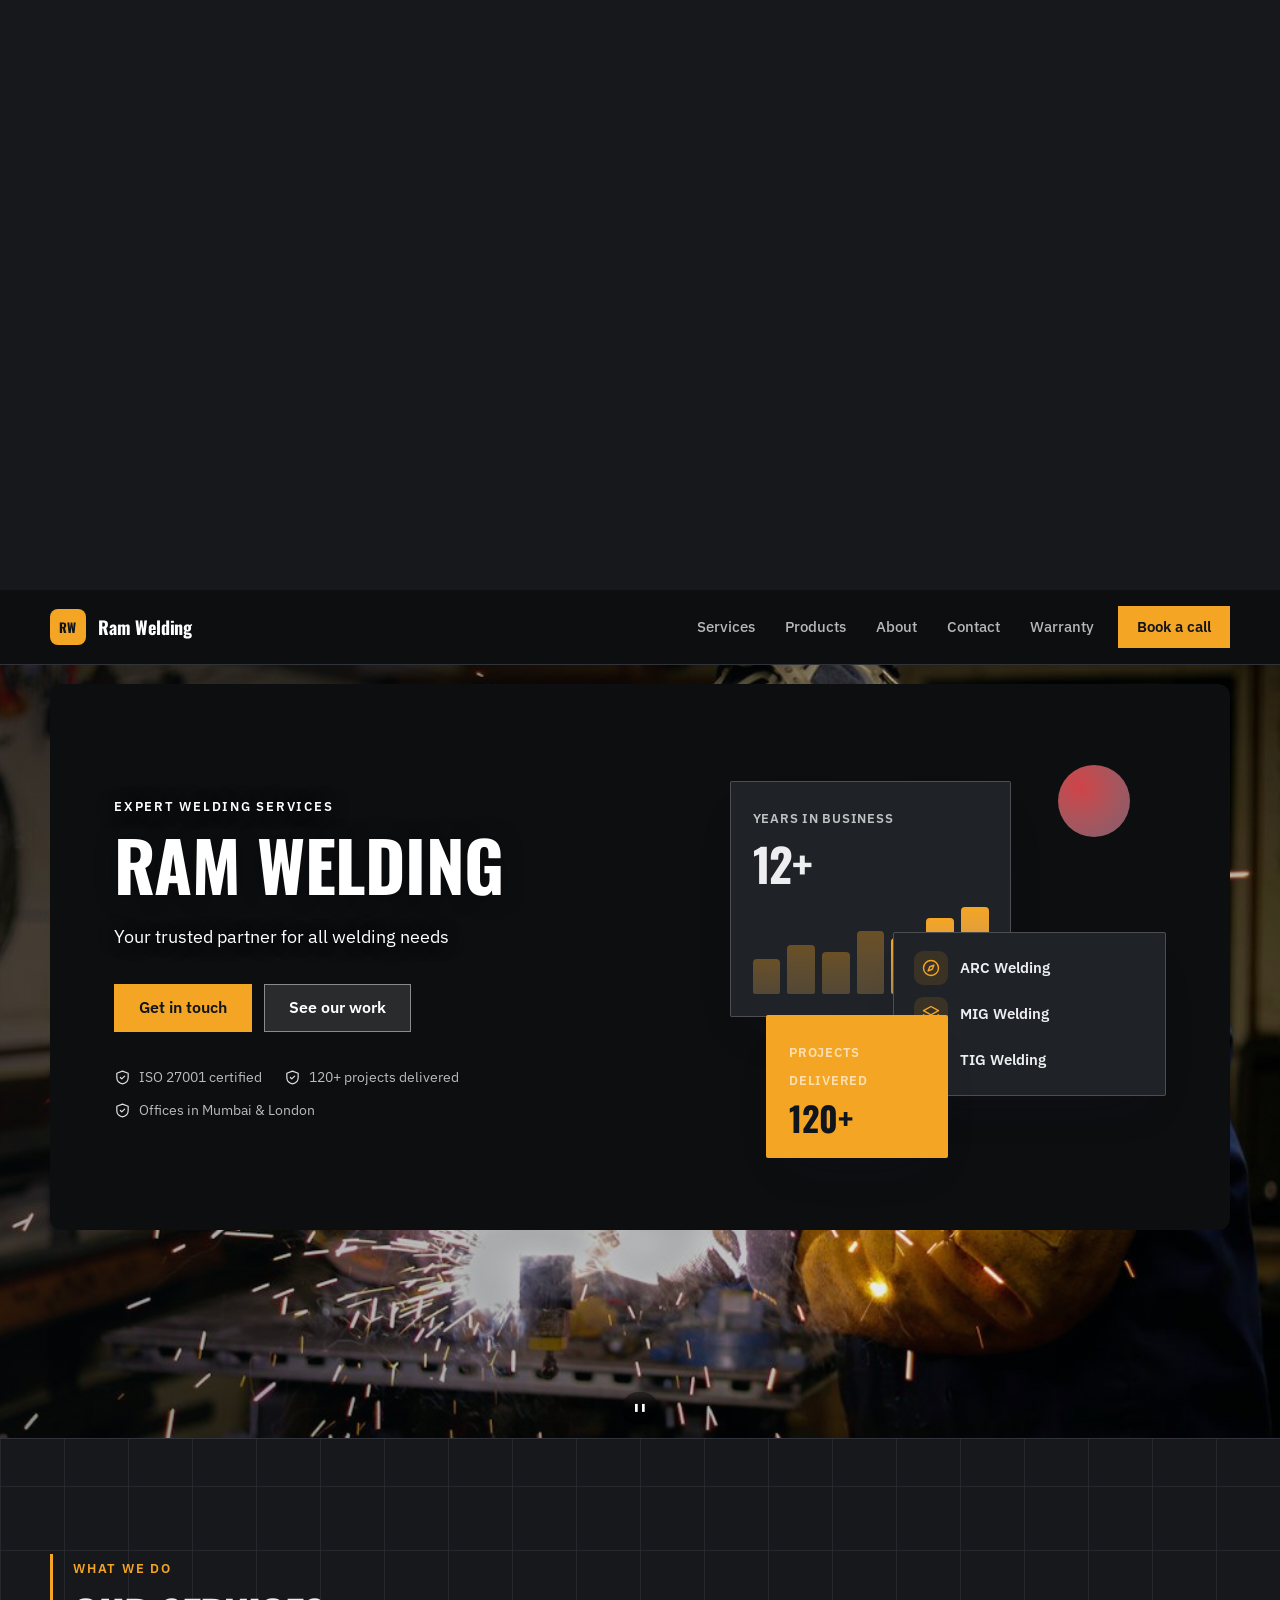
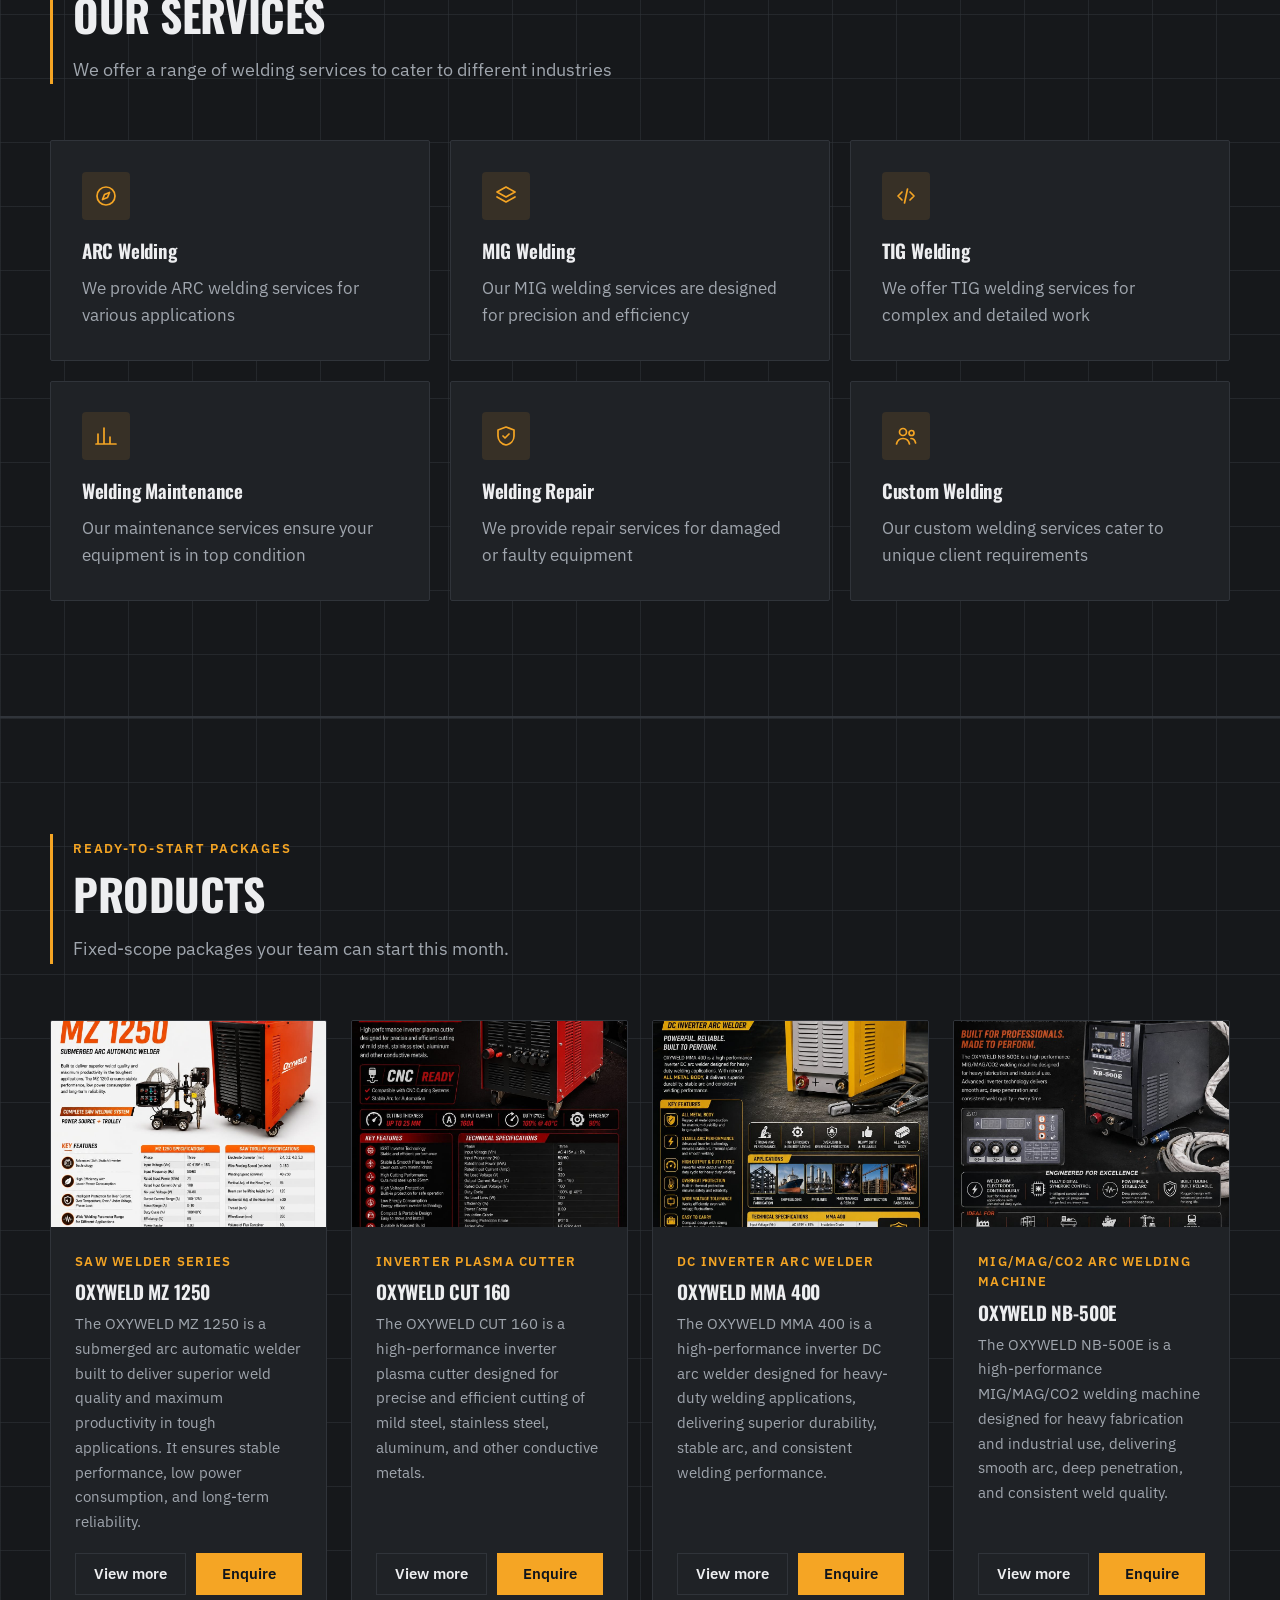
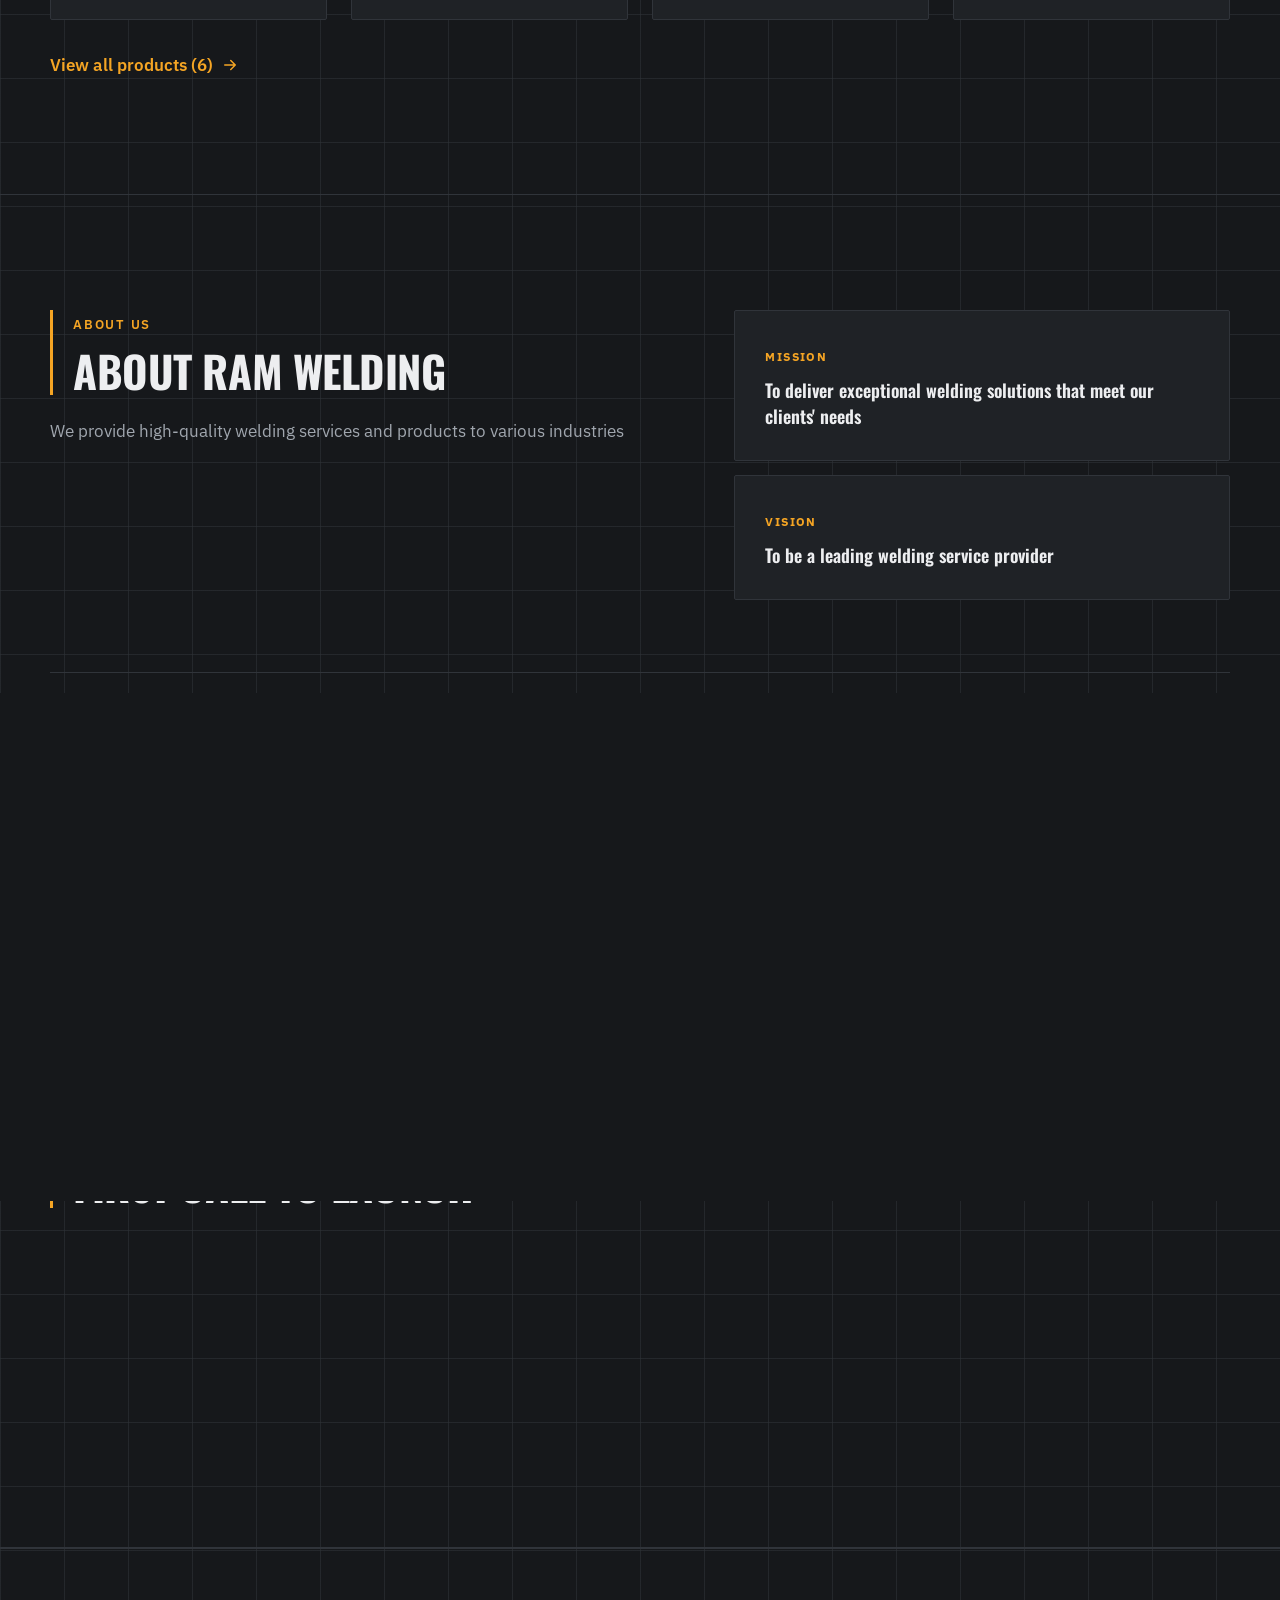
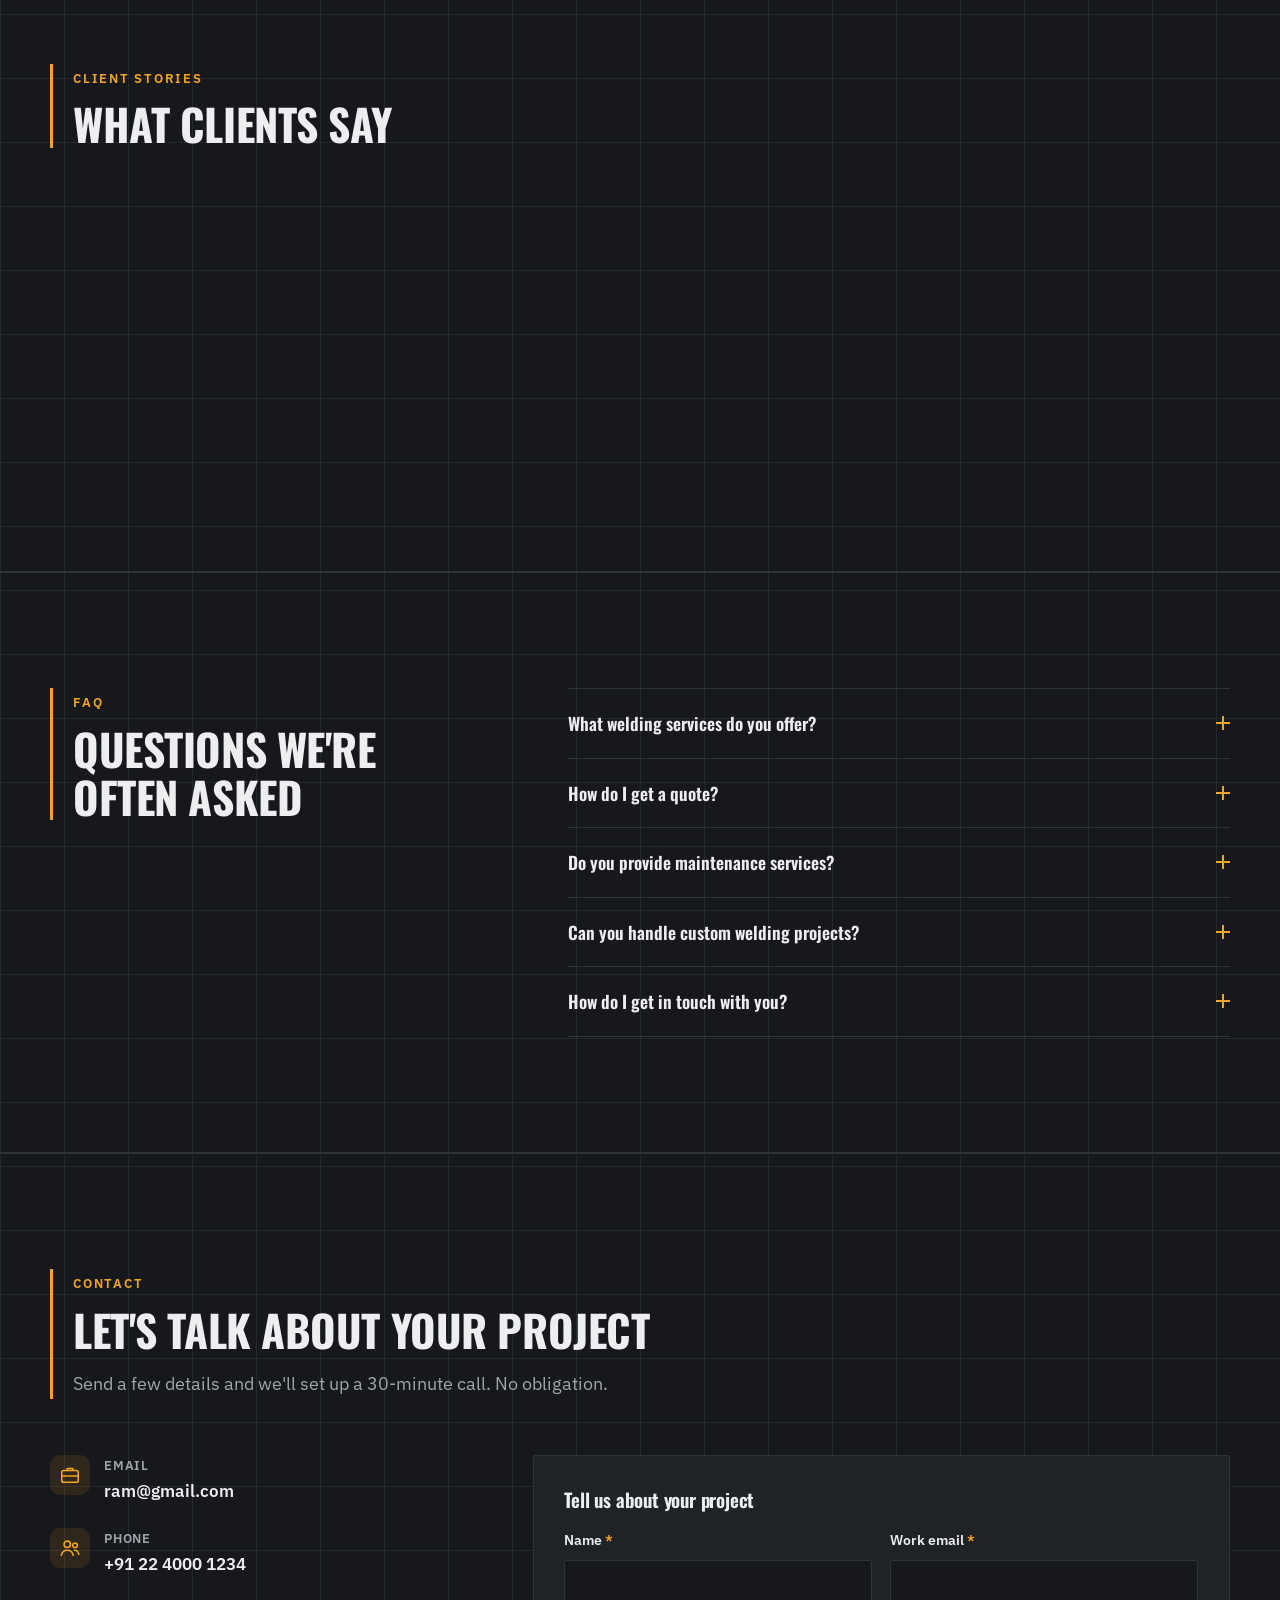
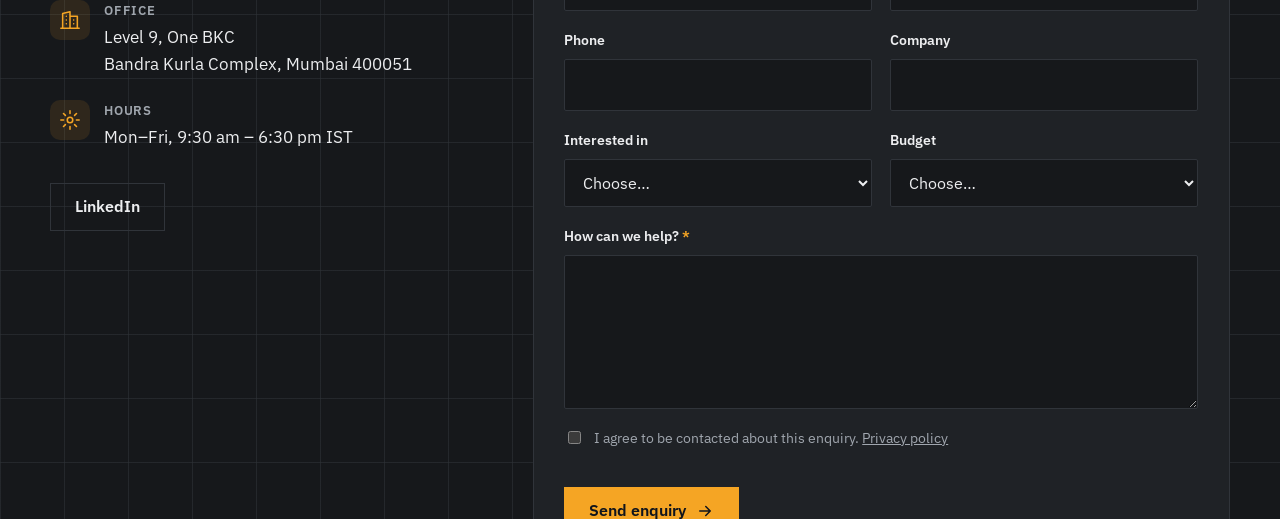
<file: section.html>
<!doctype html>
<!-- Powered by Picaffectz | https://www.picaffectz.com -->
<!--
  Copyright (c) Picaffectz. All rights reserved.
  This source code is proprietary and confidential. Unauthorized copying or distribution is prohibited.
-->
<html lang="en">
<head>
<meta charset="utf-8">
<meta name="viewport" content="width=device-width,initial-scale=1,viewport-fit=cover">
<title>Ram Welding - Quality welding solutions</title>
<!-- site-meta -->
<meta name="description" content="Ram Welding provides high-quality welding services and products to various industries">
<link rel="canonical" href="https://iprakashlal.github.io/welding/section.html">
<meta property="og:type" content="website">
<meta property="og:title" content="Ram Welding - Quality welding solutions">
<meta property="og:description" content="Ram Welding provides high-quality welding services and products to various industries">
<meta property="og:site_name" content="Ram Welding">
<meta property="og:url" content="https://iprakashlal.github.io/welding/section.html">
<meta name="twitter:card" content="summary">
<meta name="twitter:title" content="Ram Welding - Quality welding solutions">
<meta name="twitter:description" content="Ram Welding provides high-quality welding services and products to various industries">
<style id="site-boot">html{background:#16181B;--bg:#16181B}</style>
<!-- /site-meta -->
<link rel="preconnect" href="https://fonts.googleapis.com">
<link rel="stylesheet" href="assets/biz.css?v=2a78dcc">
<script>try{var b=localStorage.getItem("site-bg:"+location.pathname.replace(/[^/]*$/,""));if(b){document.documentElement.style.background=b;document.documentElement.style.setProperty("--bg",b)}var F=JSON.parse(localStorage.getItem("site-fonts:"+location.pathname.replace(/[^/]*$/,""))||"[]");for(var i=0;i<F.length;i++)if(/^https:\/\/fonts\.googleapis\.com\//.test(F[i][1]||"")){var l=document.createElement("link");l.rel="stylesheet";l.href=F[i][1];l.setAttribute("data-boot","");document.head.appendChild(l)}var I=JSON.parse(localStorage.getItem("site-intro:"+location.pathname.replace(/[^/]*$/,""))||"null");if(I&&/^(#[0-9a-f]{3,8}|rgba?\([0-9., %]+\))$/i.test(I.bg||"")&&!matchMedia("(prefers-reduced-motion:reduce)").matches&&window.name!=="cms-preview"){var S=document.createElement("style");S.id="fx-boot";S.textContent="html{background:"+I.bg+"!important}body{visibility:hidden!important}";document.head.appendChild(S);setTimeout(function(){S.remove()},2500)}var x=sessionStorage.getItem("fx-exit");if(x){var c=x.charAt(0)=="{"?JSON.parse(x).bg:x;if(/^(#[0-9a-f]{3,8}|rgba?\([0-9., %]+\))$/i.test(c)){var s=document.createElement("style");s.id="fx-pre";s.textContent="html{background:"+c+"!important}body>*{visibility:hidden}";document.head.appendChild(s);setTimeout(function(){s.remove()},3500)}}}catch(e){}</script>
</head>
<body data-page="section">
<div id="app"></div>
<noscript><p style="padding:24px">This website needs JavaScript to show its content.</p></noscript>
<script src="assets/badge.js?v=2a78dcc"></script><script src="assets/fx.js?v=2a78dcc"></script>
<script src="assets/motifs.js?v=2a78dcc"></script>
<script src="assets/biz.js?v=2a78dcc"></script>
</body>
</html>
</file>
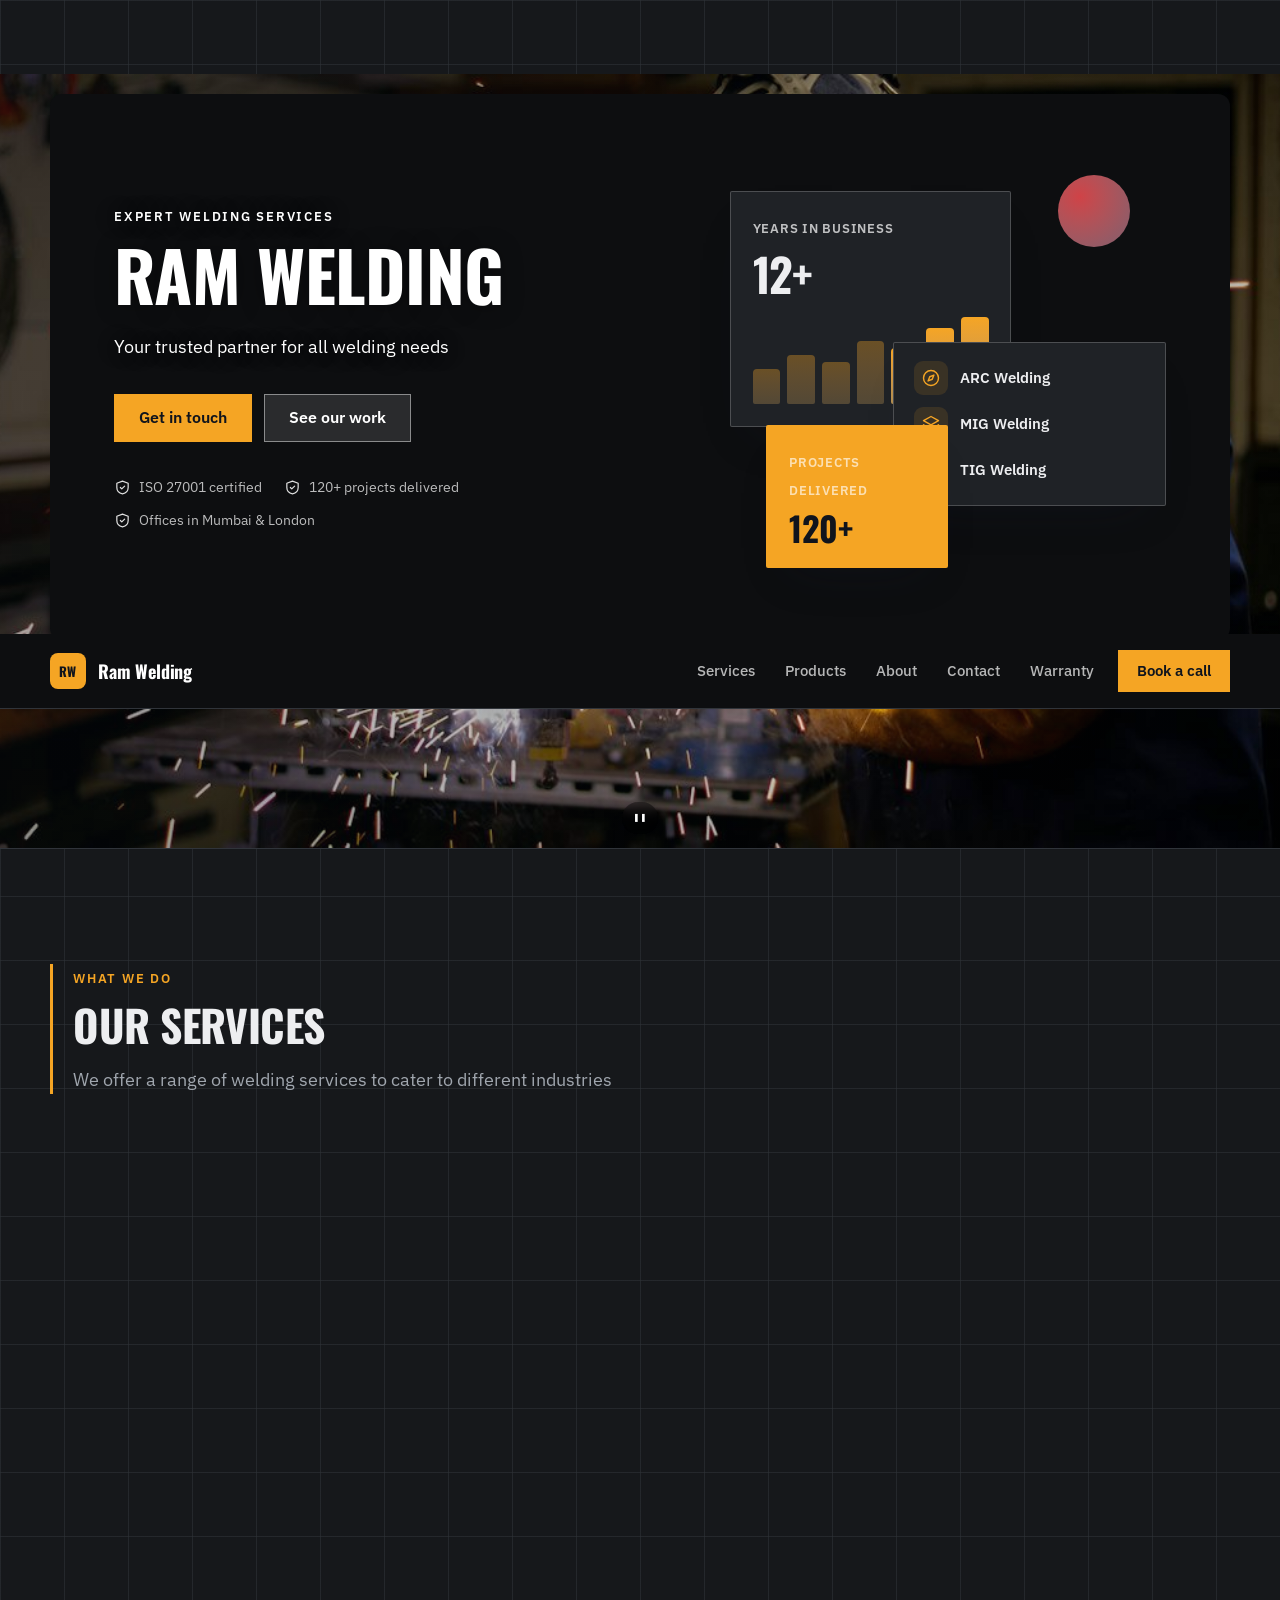
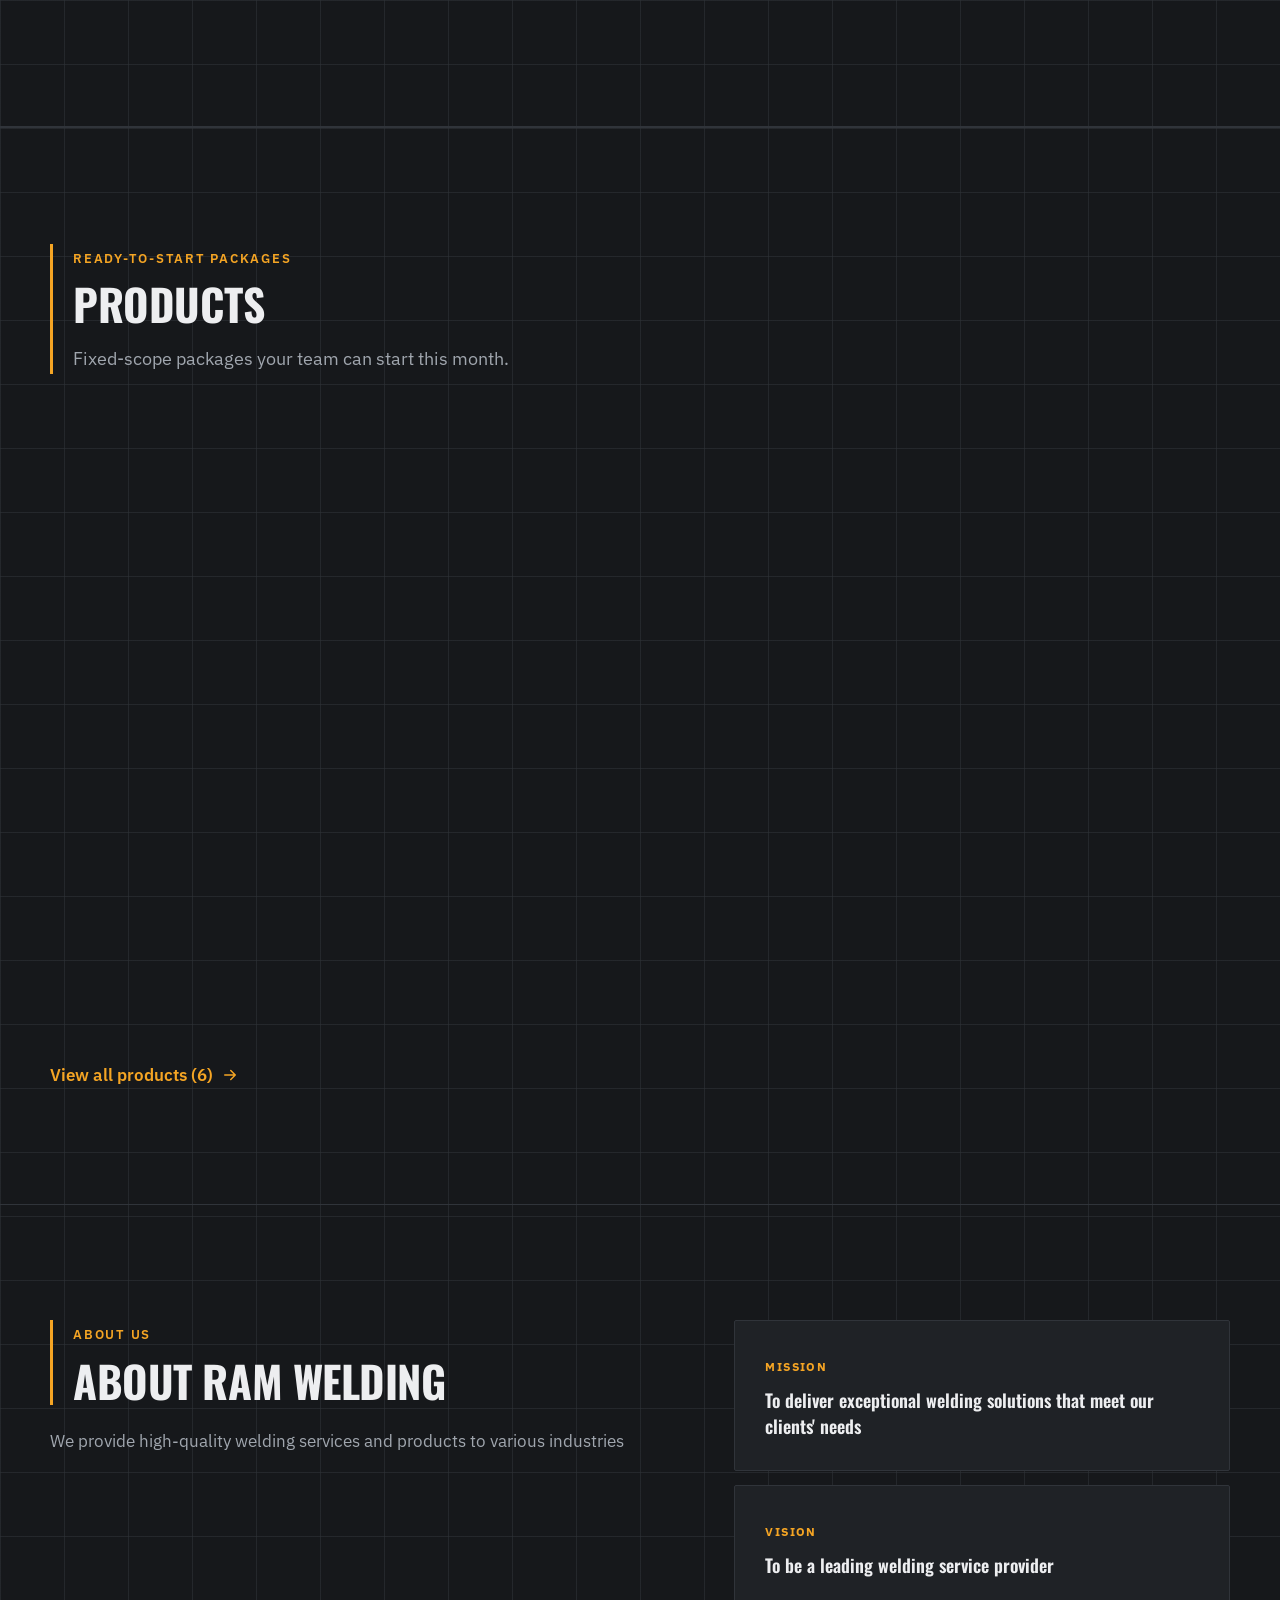
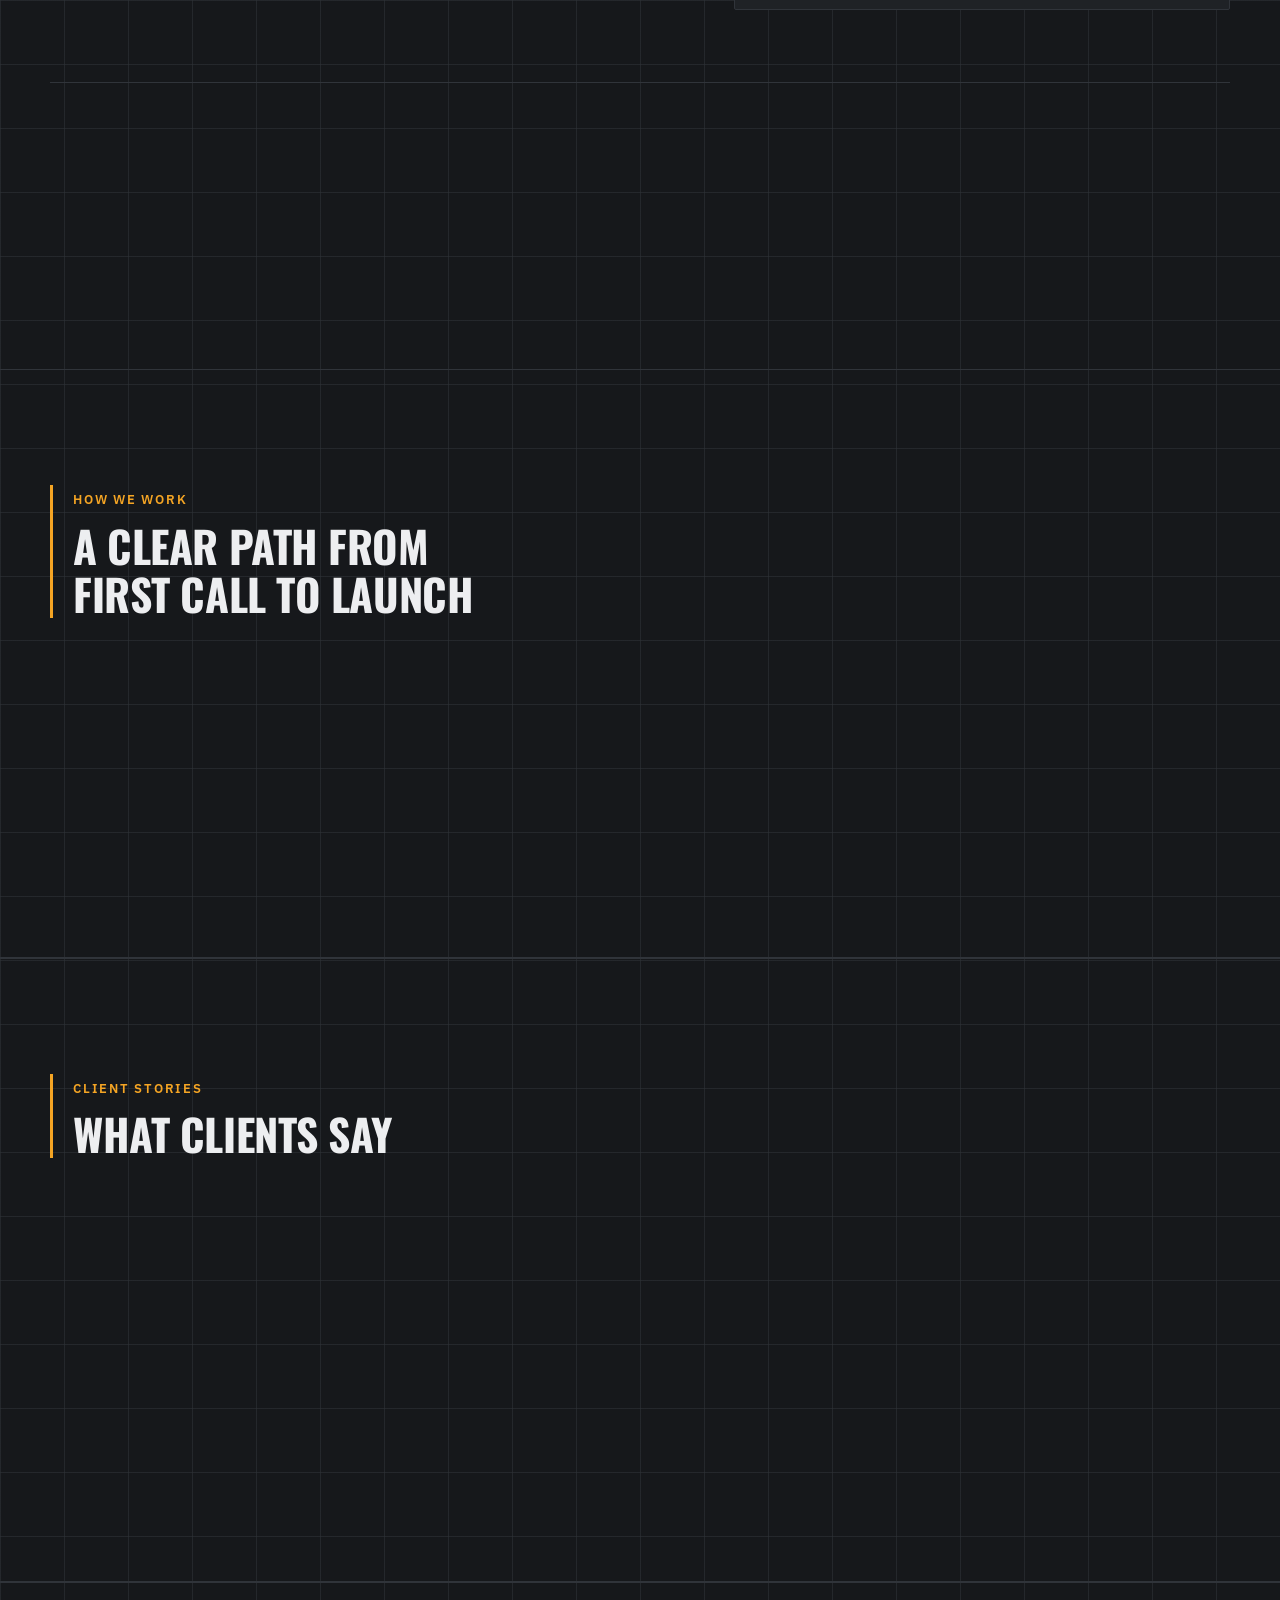
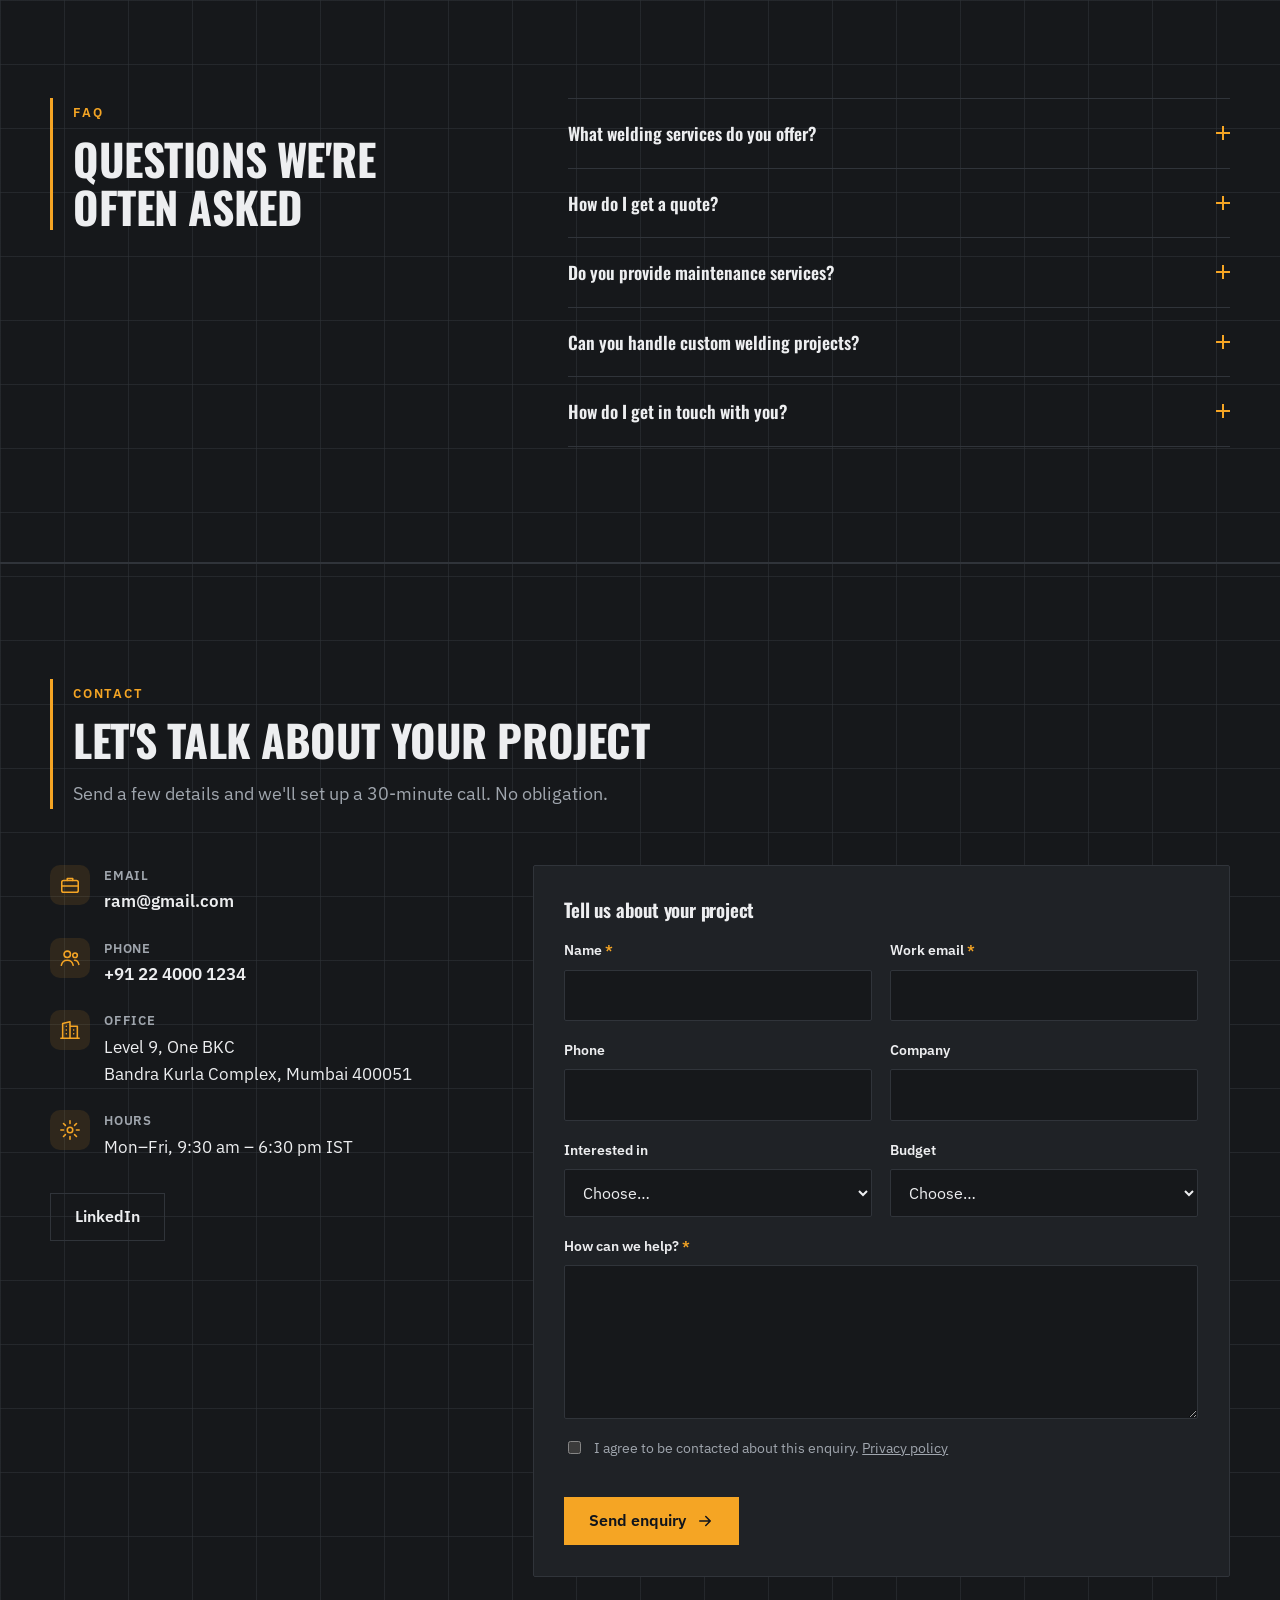
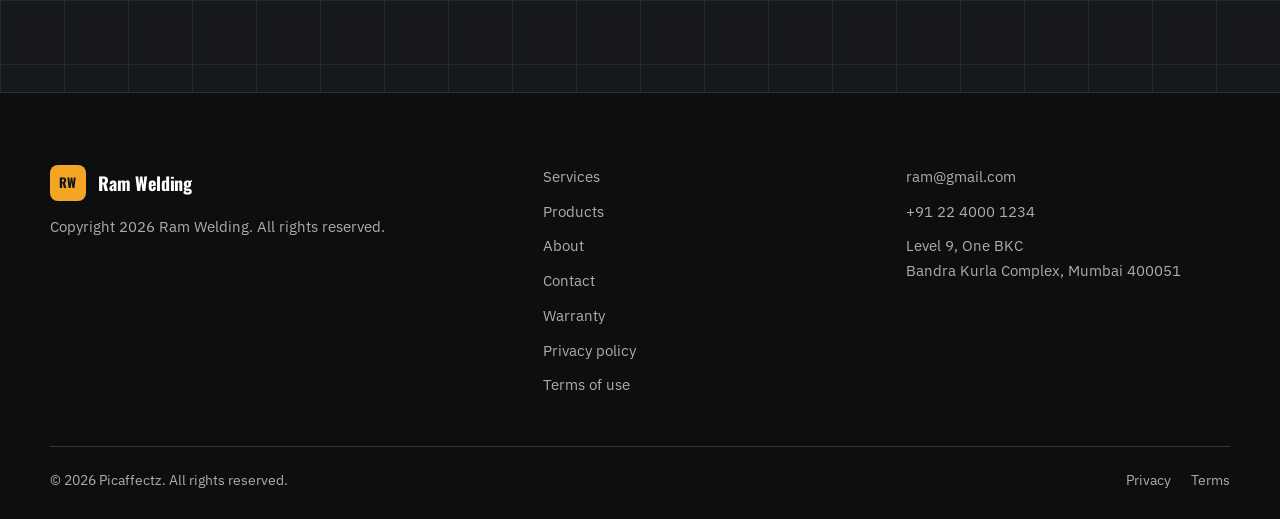
<file: services.html>
<!doctype html>
<!-- Powered by Picaffectz | https://www.picaffectz.com -->
<!--
  Copyright (c) Picaffectz. All rights reserved.
  This source code is proprietary and confidential. Unauthorized copying or distribution is prohibited.
-->
<html lang="en">
<head>
<meta charset="utf-8">
<meta name="viewport" content="width=device-width,initial-scale=1,viewport-fit=cover">
<title>Ram Welding - Quality welding solutions</title>
<!-- site-meta -->
<meta name="description" content="Ram Welding provides high-quality welding services and products to various industries">
<link rel="canonical" href="https://iprakashlal.github.io/welding/services.html">
<meta property="og:type" content="website">
<meta property="og:title" content="Ram Welding - Quality welding solutions">
<meta property="og:description" content="Ram Welding provides high-quality welding services and products to various industries">
<meta property="og:site_name" content="Ram Welding">
<meta property="og:url" content="https://iprakashlal.github.io/welding/services.html">
<meta name="twitter:card" content="summary">
<meta name="twitter:title" content="Ram Welding - Quality welding solutions">
<meta name="twitter:description" content="Ram Welding provides high-quality welding services and products to various industries">
<style id="site-boot">html{background:#16181B;--bg:#16181B}</style>
<!-- /site-meta -->
<title>Shop</title>
<link rel="preconnect" href="https://fonts.googleapis.com">
<link rel="stylesheet" href="assets/biz.css?v=2a78dcc">
<script>try{var b=localStorage.getItem("site-bg:"+location.pathname.replace(/[^/]*$/,""));if(b){document.documentElement.style.background=b;document.documentElement.style.setProperty("--bg",b)}var F=JSON.parse(localStorage.getItem("site-fonts:"+location.pathname.replace(/[^/]*$/,""))||"[]");for(var i=0;i<F.length;i++)if(/^https:\/\/fonts\.googleapis\.com\//.test(F[i][1]||"")){var l=document.createElement("link");l.rel="stylesheet";l.href=F[i][1];l.setAttribute("data-boot","");document.head.appendChild(l)}var I=JSON.parse(localStorage.getItem("site-intro:"+location.pathname.replace(/[^/]*$/,""))||"null");if(I&&/^(#[0-9a-f]{3,8}|rgba?\([0-9., %]+\))$/i.test(I.bg||"")&&!matchMedia("(prefers-reduced-motion:reduce)").matches&&window.name!=="cms-preview"){var S=document.createElement("style");S.id="fx-boot";S.textContent="html{background:"+I.bg+"!important}body{visibility:hidden!important}";document.head.appendChild(S);setTimeout(function(){S.remove()},2500)}var x=sessionStorage.getItem("fx-exit");if(x){var c=x.charAt(0)=="{"?JSON.parse(x).bg:x;if(/^(#[0-9a-f]{3,8}|rgba?\([0-9., %]+\))$/i.test(c)){var s=document.createElement("style");s.id="fx-pre";s.textContent="html{background:"+c+"!important}body>*{visibility:hidden}";document.head.appendChild(s);setTimeout(function(){s.remove()},3500)}}}catch(e){}</script>
</head>
<body data-page="services">
<div id="app"></div>
<noscript><p style="padding:24px">This website needs JavaScript to show its content.</p></noscript>
<script src="assets/badge.js?v=2a78dcc"></script><script src="assets/fx.js?v=2a78dcc"></script>
<script src="assets/motifs.js?v=2a78dcc"></script>
<script src="assets/biz.js?v=2a78dcc"></script>
</body>
</html>
</file>
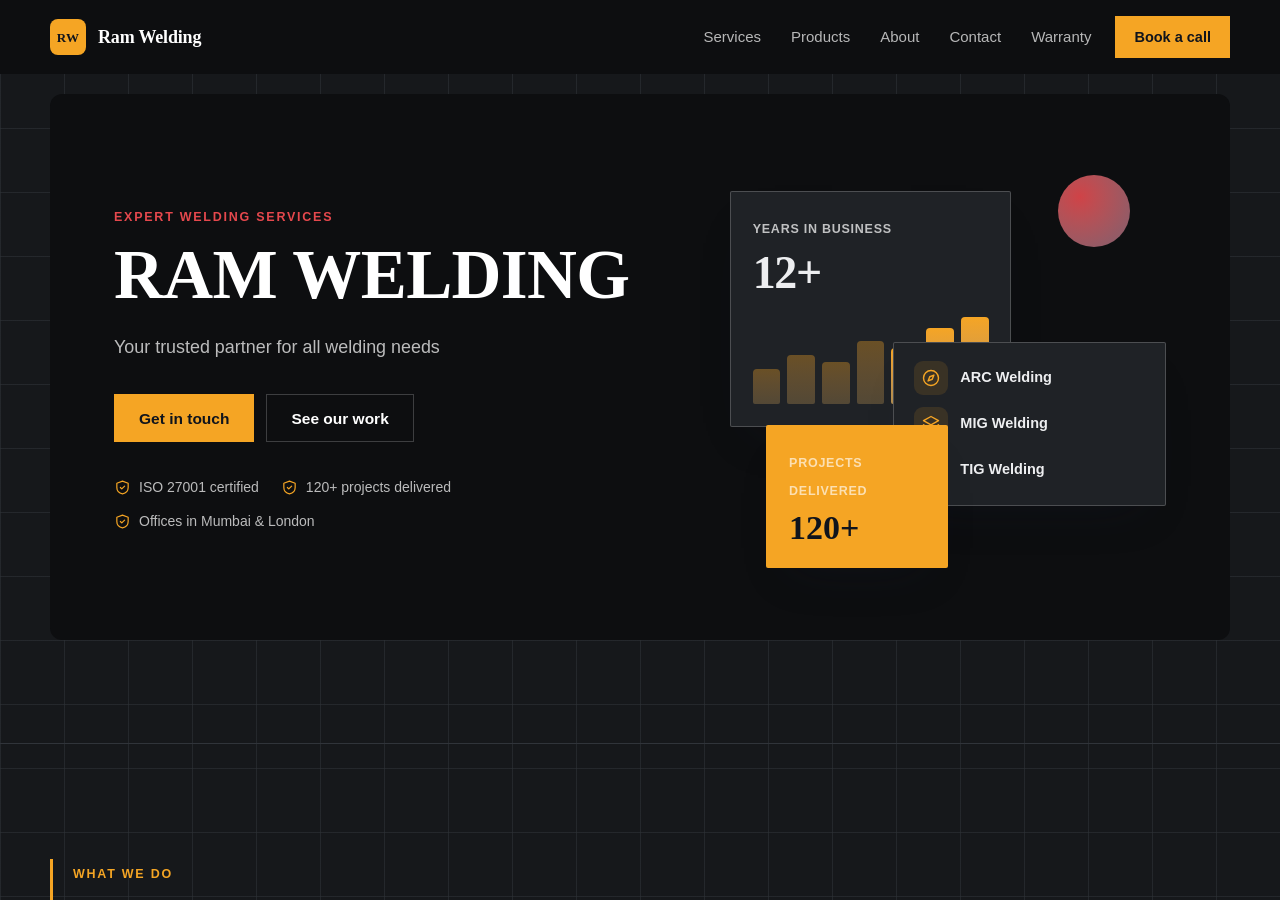
<file: warranty.html>
<!doctype html>
<!-- Powered by Picaffectz | https://www.picaffectz.com -->
<!--
  Copyright (c) Picaffectz. All rights reserved.
  This source code is proprietary and confidential. Unauthorized copying or distribution is prohibited.
-->
<html lang="en">
<head>
<meta charset="utf-8">
<meta name="viewport" content="width=device-width,initial-scale=1,viewport-fit=cover">
<title>Ram Welding - Quality welding solutions</title>
<!-- site-meta -->
<meta name="description" content="Ram Welding provides high-quality welding services and products to various industries">
<link rel="canonical" href="https://iprakashlal.github.io/welding/warranty.html">
<meta property="og:type" content="website">
<meta property="og:title" content="Ram Welding - Quality welding solutions">
<meta property="og:description" content="Ram Welding provides high-quality welding services and products to various industries">
<meta property="og:site_name" content="Ram Welding">
<meta property="og:url" content="https://iprakashlal.github.io/welding/warranty.html">
<meta name="twitter:card" content="summary">
<meta name="twitter:title" content="Ram Welding - Quality welding solutions">
<meta name="twitter:description" content="Ram Welding provides high-quality welding services and products to various industries">
<style id="site-boot">html{background:#16181B;--bg:#16181B}</style>
<!-- /site-meta -->
<title>Shop</title>
<link rel="preconnect" href="https://fonts.googleapis.com">
<link rel="stylesheet" href="assets/biz.css?v=2a78dcc">
<script>try{var b=localStorage.getItem("site-bg:"+location.pathname.replace(/[^/]*$/,""));if(b){document.documentElement.style.background=b;document.documentElement.style.setProperty("--bg",b)}var F=JSON.parse(localStorage.getItem("site-fonts:"+location.pathname.replace(/[^/]*$/,""))||"[]");for(var i=0;i<F.length;i++)if(/^https:\/\/fonts\.googleapis\.com\//.test(F[i][1]||"")){var l=document.createElement("link");l.rel="stylesheet";l.href=F[i][1];l.setAttribute("data-boot","");document.head.appendChild(l)}var I=JSON.parse(localStorage.getItem("site-intro:"+location.pathname.replace(/[^/]*$/,""))||"null");if(I&&/^(#[0-9a-f]{3,8}|rgba?\([0-9., %]+\))$/i.test(I.bg||"")&&!matchMedia("(prefers-reduced-motion:reduce)").matches&&window.name!=="cms-preview"){var S=document.createElement("style");S.id="fx-boot";S.textContent="html{background:"+I.bg+"!important}body{visibility:hidden!important}";document.head.appendChild(S);setTimeout(function(){S.remove()},2500)}var x=sessionStorage.getItem("fx-exit");if(x){var c=x.charAt(0)=="{"?JSON.parse(x).bg:x;if(/^(#[0-9a-f]{3,8}|rgba?\([0-9., %]+\))$/i.test(c)){var s=document.createElement("style");s.id="fx-pre";s.textContent="html{background:"+c+"!important}body>*{visibility:hidden}";document.head.appendChild(s);setTimeout(function(){s.remove()},3500)}}}catch(e){}</script>
</head>
<body data-page="warranty">
<div id="app"></div>
<noscript><p style="padding:24px">This website needs JavaScript to show its content.</p></noscript>
<script src="assets/badge.js?v=2a78dcc"></script><script src="assets/fx.js?v=2a78dcc"></script>
<script src="assets/motifs.js?v=2a78dcc"></script>
<script src="assets/biz.js?v=2a78dcc"></script>
</body>
</html>
</file>
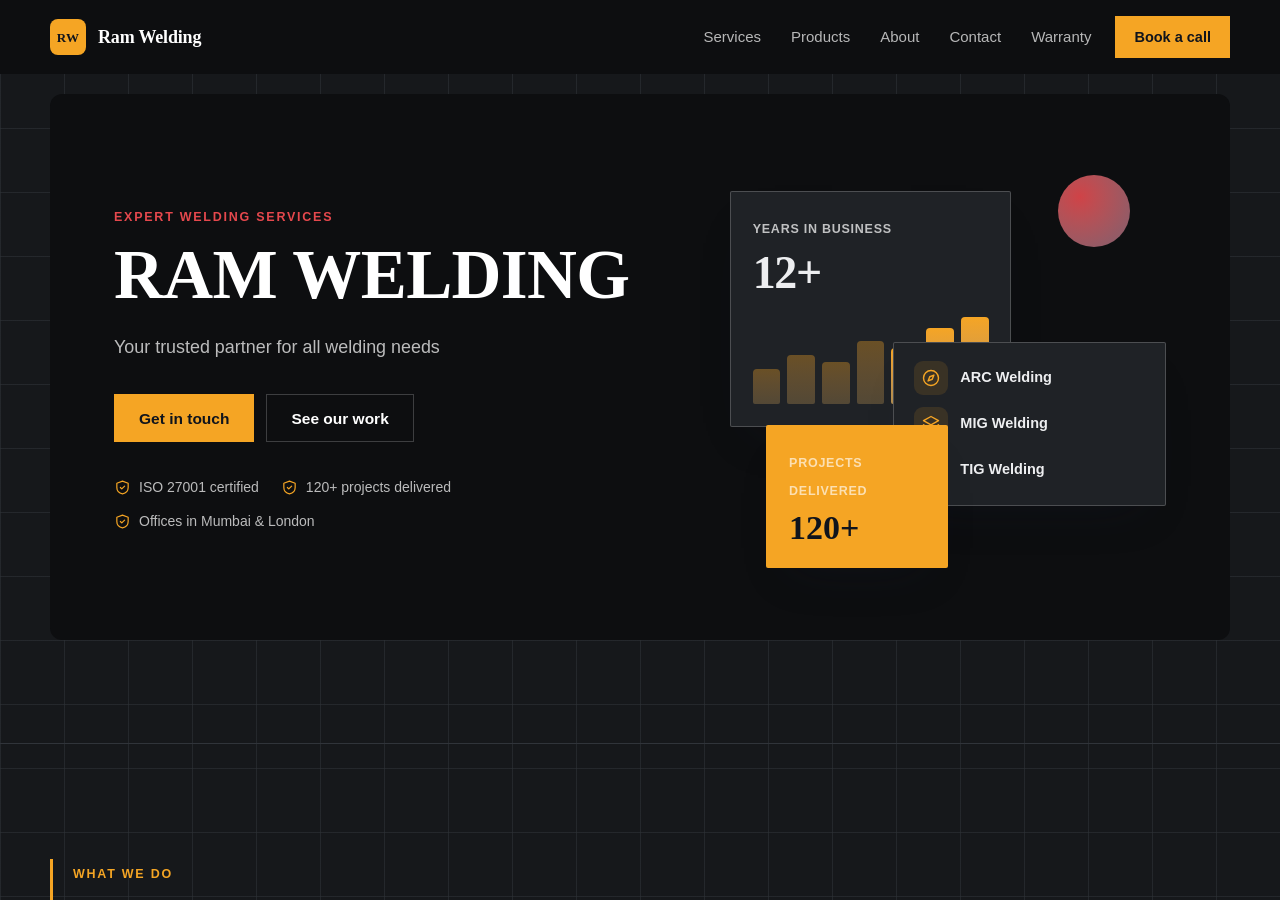
<file: work.html>
<!doctype html>
<!-- Powered by Picaffectz | https://www.picaffectz.com -->
<!--
  Copyright (c) Picaffectz. All rights reserved.
  This source code is proprietary and confidential. Unauthorized copying or distribution is prohibited.
-->
<html lang="en">
<head>
<meta charset="utf-8">
<meta name="viewport" content="width=device-width,initial-scale=1,viewport-fit=cover">
<title>Ram Welding - Quality welding solutions</title>
<!-- site-meta -->
<meta name="description" content="Ram Welding provides high-quality welding services and products to various industries">
<link rel="canonical" href="https://iprakashlal.github.io/welding/work.html">
<meta property="og:type" content="website">
<meta property="og:title" content="Ram Welding - Quality welding solutions">
<meta property="og:description" content="Ram Welding provides high-quality welding services and products to various industries">
<meta property="og:site_name" content="Ram Welding">
<meta property="og:url" content="https://iprakashlal.github.io/welding/work.html">
<meta name="twitter:card" content="summary">
<meta name="twitter:title" content="Ram Welding - Quality welding solutions">
<meta name="twitter:description" content="Ram Welding provides high-quality welding services and products to various industries">
<style id="site-boot">html{background:#16181B;--bg:#16181B}</style>
<!-- /site-meta -->
<title>Shop</title>
<link rel="preconnect" href="https://fonts.googleapis.com">
<link rel="stylesheet" href="assets/biz.css?v=2a78dcc">
<script>try{var b=localStorage.getItem("site-bg:"+location.pathname.replace(/[^/]*$/,""));if(b){document.documentElement.style.background=b;document.documentElement.style.setProperty("--bg",b)}var F=JSON.parse(localStorage.getItem("site-fonts:"+location.pathname.replace(/[^/]*$/,""))||"[]");for(var i=0;i<F.length;i++)if(/^https:\/\/fonts\.googleapis\.com\//.test(F[i][1]||"")){var l=document.createElement("link");l.rel="stylesheet";l.href=F[i][1];l.setAttribute("data-boot","");document.head.appendChild(l)}var I=JSON.parse(localStorage.getItem("site-intro:"+location.pathname.replace(/[^/]*$/,""))||"null");if(I&&/^(#[0-9a-f]{3,8}|rgba?\([0-9., %]+\))$/i.test(I.bg||"")&&!matchMedia("(prefers-reduced-motion:reduce)").matches&&window.name!=="cms-preview"){var S=document.createElement("style");S.id="fx-boot";S.textContent="html{background:"+I.bg+"!important}body{visibility:hidden!important}";document.head.appendChild(S);setTimeout(function(){S.remove()},2500)}var x=sessionStorage.getItem("fx-exit");if(x){var c=x.charAt(0)=="{"?JSON.parse(x).bg:x;if(/^(#[0-9a-f]{3,8}|rgba?\([0-9., %]+\))$/i.test(c)){var s=document.createElement("style");s.id="fx-pre";s.textContent="html{background:"+c+"!important}body>*{visibility:hidden}";document.head.appendChild(s);setTimeout(function(){s.remove()},3500)}}}catch(e){}</script>
</head>
<body data-page="work">
<div id="app"></div>
<noscript><p style="padding:24px">This website needs JavaScript to show its content.</p></noscript>
<script src="assets/badge.js?v=2a78dcc"></script><script src="assets/fx.js?v=2a78dcc"></script>
<script src="assets/motifs.js?v=2a78dcc"></script>
<script src="assets/biz.js?v=2a78dcc"></script>
</body>
</html>
</file>
<file: assets/biz.css>
/* Business / professional portfolio. Colours, fonts and the html[data-*] style axes come from content.theme. */
:root{--bg:#F7F8FA;--surface:#fff;--deep:#0E1B2C;--text:#0E1B2C;--soft:#5A6678;--line:#DDE2EA;--c1:#1D4ED8;--c2:#0E7490;--c3:#F59E0B;--on-c1:#fff;--on-deep:#fff;--r:12px;
  --fd:"Plus Jakarta Sans",Georgia,serif;--fb:"Inter",Arial,sans-serif;--w:1180px;--gut:clamp(18px,4vw,40px);--sec:clamp(64px,9vw,120px);--rs:min(var(--r),10px)}
html[data-width=wide]{--w:1380px}
*,*::before,*::after{box-sizing:border-box}
html{scroll-behavior:smooth;-webkit-text-size-adjust:100%}
body{margin:0;background:var(--bg);color:var(--text);font:400 16.5px/1.65 var(--fb);-webkit-font-smoothing:antialiased;text-rendering:optimizeLegibility}
img{max-width:100%;display:block}
a{color:inherit}
h1,h2,h3,p,ul,ol,dl,dd,figure,blockquote{margin:0}
ul,ol{padding:0;list-style:none}
.wrap{width:min(var(--w),100% - 2*var(--gut));margin-inline:auto}
.skip{position:absolute;left:-999px;top:8px;z-index:100;background:var(--c1);color:var(--on-c1);padding:10px 14px;border-radius:8px}.skip:focus{left:12px}
:focus-visible{outline:2px solid var(--c1);outline-offset:3px}

/* type */
.h1{font:700 clamp(38px,5.4vw,72px)/1.04 var(--fd);letter-spacing:-.03em;text-wrap:balance;overflow-wrap:break-word;hyphens:auto}
.h2{font:700 clamp(28px,3.4vw,46px)/1.1 var(--fd);letter-spacing:-.025em;text-wrap:balance;overflow-wrap:break-word;hyphens:auto}
.h3{font:650 19px/1.3 var(--fd);letter-spacing:-.01em}
.h1 em,.h2 em{font-style:normal;color:var(--c1)}
.eyebrow{font:600 12.5px/1 var(--fb);letter-spacing:.14em;text-transform:uppercase;color:var(--c1);margin-bottom:16px;display:inline-flex;align-items:center;gap:10px}
.lede,.hero-lede{color:var(--soft);font-size:clamp(16.5px,1.4vw,19px);max-width:62ch;margin-top:16px}
html[data-heading=upper] .h1,html[data-heading=upper] .h2{text-transform:uppercase;letter-spacing:-.01em;font-weight:800}
html[data-heading=serif] .h1,html[data-heading=serif] .h2{font-weight:500;letter-spacing:-.02em}
html[data-heading=serif] .h1 em,html[data-heading=serif] .h2 em{font-style:italic}
html[data-heading=light] .h1,html[data-heading=light] .h2{font-weight:400;letter-spacing:-.035em}
html[data-heading=light] .h1 em,html[data-heading=light] .h2 em{font-weight:700}

/* section headers */
.sh{max-width:780px;margin-bottom:clamp(36px,5vw,56px)}
.sh.left{margin-bottom:0}
html[data-shead=center] .sh:not(.left){margin-inline:auto;text-align:center}html[data-shead=center] .sh:not(.left) .lede{margin-inline:auto}
html[data-shead=line] .eyebrow::before{content:"";width:28px;height:2px;background:currentColor}
html[data-shead=number] main{counter-reset:sec}html[data-shead=number] .sh .eyebrow::before{counter-increment:sec;content:counter(sec,decimal-leading-zero);font-family:var(--fd);color:var(--soft);letter-spacing:0}
html[data-shead=bar] .sh{border-left:3px solid var(--c1);padding-left:20px}

/* buttons */
.btn{display:inline-flex;align-items:center;justify-content:center;gap:10px;min-height:48px;padding:0 24px;border-radius:var(--rs);border:1.5px solid transparent;font:600 15.5px/1 var(--fb);text-decoration:none;cursor:pointer;transition:transform .2s,background .2s,color .2s,border-color .2s,box-shadow .2s;white-space:nowrap}
.btn.pri{background:var(--c1);color:var(--on-c1)}.btn.pri:hover{transform:translateY(-1px);box-shadow:0 10px 24px -12px var(--c1)}
.btn.sec{border-color:var(--line);color:var(--text);background:transparent}.btn.sec:hover{border-color:var(--text)}
.btn.inv{background:var(--surface);color:var(--text)}.btn.inv:hover{transform:translateY(-1px)}
html[data-buttons=pill] .btn{border-radius:999px}
html[data-buttons=sharp] .btn{border-radius:0}
html[data-buttons=outline] .btn.pri{background:transparent;color:var(--c1);border-color:var(--c1)}html[data-buttons=outline] .btn.pri:hover{background:var(--c1);color:var(--on-c1)}
html[data-buttons=underline] .btn{border-radius:0;padding:0 2px;min-height:40px;background:none!important;color:var(--text)!important;border:0;border-bottom:2px solid var(--c1)!important}
html[data-buttons=underline] .cta-box .btn{color:var(--on-deep)!important}
.link{display:inline-flex;align-items:center;gap:8px;font-weight:600;color:var(--c1);text-decoration:none}.link svg{transition:transform .2s}.link:hover svg{transform:translateX(3px)}
.cta-row{display:flex;flex-wrap:wrap;gap:12px;margin-top:32px}

/* cards */
.card{background:var(--surface);border:1px solid var(--line);border-radius:var(--r);padding:clamp(22px,2.4vw,32px)}
html[data-cards=flat] .card{border-color:transparent}
html[data-cards=elevated] .card{border-color:transparent;box-shadow:0 1px 2px rgba(16,24,40,.05),0 12px 32px -14px rgba(16,24,40,.22)}
html[data-cards=glass] .card{background:color-mix(in srgb,var(--surface) 72%,transparent);backdrop-filter:blur(14px);border-color:color-mix(in srgb,var(--line) 70%,transparent)}
html[data-cards=lined] .card{background:transparent;border:0;border-top:2px solid var(--text);border-radius:0;padding-inline:0}
html[data-cards=accent] .card{border-top:3px solid var(--c1)}

/* nav */
.nav{position:sticky;top:0;z-index:50;transition:background .25s,box-shadow .25s,transform .3s}
.nav-in{display:flex;align-items:center;gap:24px;min-height:74px}
.brand{display:inline-flex;align-items:center;gap:12px;text-decoration:none;font:700 18px/1 var(--fd);letter-spacing:-.01em}
.logo{width:36px;height:36px;border-radius:var(--logo-r);object-fit:cover}
.logo.mark{display:grid;place-items:center;background:var(--c1);color:var(--on-c1);font:800 13px/1 var(--fd);letter-spacing:.02em}
.links{display:flex;gap:30px;margin-left:auto}
.links a{text-decoration:none;font-weight:500;font-size:15px;color:var(--soft);transition:color .2s;position:relative}.links a:hover,.links a[aria-current]{color:var(--text)}
.links a[aria-current]::after{content:"";position:absolute;left:0;right:0;bottom:-8px;height:2px;background:var(--c1)}
.nav-cta{min-height:42px;padding:0 18px;font-size:14.5px}
.burger{display:none;margin-left:auto;width:44px;height:44px;border:1px solid var(--line);border-radius:10px;background:transparent;flex-direction:column;justify-content:center;align-items:center;gap:5px;cursor:pointer}
.burger span{width:18px;height:2px;background:var(--text);transition:transform .25s}.burger[aria-expanded=true] span:first-child{transform:translateY(3.5px) rotate(45deg)}.burger[aria-expanded=true] span:last-child{transform:translateY(-3.5px) rotate(-45deg)}
.mnav{display:none}
.nav.scrolled{background:color-mix(in srgb,var(--bg) 88%,transparent);backdrop-filter:blur(12px);box-shadow:0 1px 0 var(--line)}
html[data-nav=float] .nav{padding-top:14px}html[data-nav=float] .nav-in{background:color-mix(in srgb,var(--surface) 90%,transparent);backdrop-filter:blur(12px);border:1px solid var(--line);border-radius:calc(var(--r) + 6px);padding:0 10px 0 18px;min-height:64px}
html[data-nav=float] .nav.scrolled{background:none;box-shadow:none;backdrop-filter:none;-webkit-backdrop-filter:none}
/* Behind the floating bar, the page blurs and then fades out below it, so there is no hard edge on any theme. */
html[data-nav=float] .nav::before{content:"";position:absolute;inset:0 0 -44px 0;z-index:-1;pointer-events:none;opacity:0;transition:opacity .25s;background:linear-gradient(to bottom,color-mix(in srgb,var(--bg) 70%,transparent) 0,color-mix(in srgb,var(--bg) 56%,transparent) 30%,color-mix(in srgb,var(--bg) 34%,transparent) 55%,color-mix(in srgb,var(--bg) 14%,transparent) 78%,transparent 100%)}
html[data-nav=float] .nav.scrolled::before{opacity:1}
html[data-nav=dark] .nav{background:var(--deep);color:var(--on-deep)}html[data-nav=dark] .links a{color:color-mix(in srgb,var(--on-deep) 70%,transparent)}html[data-nav=dark] .links a:hover,html[data-nav=dark] .links a[aria-current]{color:var(--on-deep)}html[data-nav=dark] .nav.scrolled{background:var(--deep)}html[data-nav=dark] .burger span{background:var(--on-deep)}
html[data-nav=line] .nav{border-bottom:1px solid var(--line)}
html[data-nav=center] .nav-in{display:grid;grid-template-columns:1fr auto 1fr}html[data-nav=center] .links{margin:0}html[data-nav=center] .nav-cta{justify-self:end}
html.menu-away .nav{transform:translateY(-110%)}

/* sections */
section{padding-block:var(--sec);position:relative}
html[data-bands=soft] .band{background:color-mix(in srgb,var(--surface) 55%,var(--bg))}
html[data-bands=soft][data-dark=false] .band{background:color-mix(in srgb,var(--c1) 3.5%,var(--surface))}
html[data-bands=deep] .band{background:var(--deep);color:var(--on-deep);--soft:color-mix(in srgb,var(--on-deep) 70%,transparent);--line:color-mix(in srgb,var(--on-deep) 18%,transparent);--surface:color-mix(in srgb,var(--on-deep) 6%,var(--deep));--text:var(--on-deep)}
html[data-bands=deep] .band .eyebrow{color:var(--c3)}
html[data-bands=lines] .band{border-block:1px solid var(--line)}
html[data-pattern=grid] body{background-image:linear-gradient(color-mix(in srgb,var(--line) 55%,transparent) 1px,transparent 1px),linear-gradient(90deg,color-mix(in srgb,var(--line) 55%,transparent) 1px,transparent 1px);background-size:64px 64px}
html[data-pattern=dots] body{background-image:radial-gradient(color-mix(in srgb,var(--line) 90%,transparent) 1.2px,transparent 1.4px);background-size:22px 22px}
html[data-pattern=lines] body{background-image:linear-gradient(90deg,color-mix(in srgb,var(--line) 50%,transparent) 1px,transparent 1px);background-size:calc((min(var(--w),100vw) )/6) 100%;background-position:center}
html[data-pattern=mesh] .hero{background:radial-gradient(60% 70% at 85% 10%,color-mix(in srgb,var(--c1) 16%,transparent),transparent 70%),radial-gradient(50% 60% at 0% 100%,color-mix(in srgb,var(--c2) 14%,transparent),transparent 70%)}

/* hero */
.hero{padding-block:clamp(48px,7vw,96px) clamp(64px,8vw,112px)}
.hero-in{display:grid;grid-template-columns:minmax(0,1.08fr) minmax(0,.92fr);gap:clamp(32px,5vw,72px);align-items:center}
.hero-lede{margin-top:22px}
.badges{display:flex;flex-wrap:wrap;gap:10px 22px;margin-top:34px;color:var(--soft);font-size:14px}
.badges li{display:inline-flex;align-items:center;gap:8px}.bi{width:17px;height:17px;color:var(--c1)}
.hero-media{position:relative;border-radius:calc(var(--r) + 4px);overflow:hidden;aspect-ratio:5/4.6}
.hero-media img,.hero-media video{width:100%;height:100%;object-fit:cover;display:block}.hero-bg video{position:absolute;inset:0;width:100%;height:100%;object-fit:cover}
.hero-media.none{overflow:visible}
/* image-less hero panel: cards made from the business's own numbers */
.hp{position:absolute;inset:0}
.hp-card{position:absolute;background:var(--surface);border:1px solid var(--line);border-radius:var(--r);box-shadow:0 24px 48px -28px rgba(16,24,40,.35);padding:22px}
.hp-a{left:4%;top:8%;width:62%}.hp-a b{display:block;font:700 46px/1 var(--fd);letter-spacing:-.03em;margin:8px 0 18px}
.hp-k{font-size:12.5px;color:var(--soft);font-weight:600;letter-spacing:.06em;text-transform:uppercase}
.hp-bars{display:flex;align-items:flex-end;gap:7px;height:90px}.hp-bars span{flex:1;height:var(--h);border-radius:4px 4px 2px 2px;background:linear-gradient(var(--c1),color-mix(in srgb,var(--c1) 55%,var(--c2)))}
.hp-bars span:nth-child(-n+4){opacity:.35}
.hp-b{right:0;top:44%;width:60%;display:grid;gap:12px;padding:18px 20px}
.hp-row{display:flex;align-items:center;gap:12px;font-weight:600;font-size:14.5px}.hp-ic{width:34px;height:34px;padding:7px;border-radius:9px;background:color-mix(in srgb,var(--c1) 12%,transparent);color:var(--c1);flex:none}
.hp-c{left:12%;bottom:2%;width:40%;background:var(--deep);color:var(--on-deep);border-color:transparent}.hp-c .hp-k{color:color-mix(in srgb,var(--on-deep) 65%,transparent)}.hp-c b{display:block;font:700 34px/1 var(--fd);margin-top:8px;color:var(--c3)}
.hp-dot{position:absolute;right:8%;top:4%;width:72px;height:72px;border-radius:50%;background:radial-gradient(circle at 30% 30%,var(--c3),color-mix(in srgb,var(--c3) 30%,var(--c2)));opacity:.9}
html[data-hero-art=frame] .hero-media:not(.none){outline:1px solid var(--line);outline-offset:14px}
html[data-hero-art=offset] .hero-media:not(.none){box-shadow:18px 18px 0 color-mix(in srgb,var(--c1) 22%,transparent)}
html[data-hero-art=arch] .hero-media:not(.none){border-radius:999px 999px var(--r) var(--r);aspect-ratio:4/5}
/* hero layouts */
html[data-layout=center] .hero-in{grid-template-columns:1fr;text-align:center;justify-items:center}
html[data-layout=center] .hero-lede{margin-inline:auto}html[data-layout=center] .cta-row,html[data-layout=center] .badges{justify-content:center}
html[data-layout=center] .hero-media{width:min(100%,960px);aspect-ratio:16/7;margin-top:18px}
html[data-layout=center] .hero-media.none .hp-a{left:6%;top:6%;width:44%}html[data-layout=center] .hero-media.none .hp-b{right:4%;top:12%;width:40%}html[data-layout=center] .hero-media.none .hp-c{left:40%;bottom:-6%;width:28%}
html[data-layout=editorial] .hero-in{grid-template-columns:1fr}
html[data-layout=editorial] .h1{font-size:clamp(44px,7.6vw,112px);line-height:.98;max-width:16ch}
html[data-layout=editorial] .hero-text{display:grid;grid-template-columns:minmax(0,1fr) minmax(0,.62fr);column-gap:56px;align-items:end}
html[data-layout=editorial] .hero-text>.eyebrow,html[data-layout=editorial] .hero-text>.h1{grid-column:1/-1}
html[data-layout=editorial] .hero-media{aspect-ratio:21/8}
html[data-layout=editorial] .hero-media.none .hp-a{width:34%;top:10%}html[data-layout=editorial] .hero-media.none .hp-b{width:34%;top:16%;right:4%}html[data-layout=editorial] .hero-media.none .hp-c{left:40%;width:22%;bottom:auto;top:14%}
html[data-layout=panel] .hero{padding-top:20px}
html[data-layout=panel] .hero-in{background:var(--deep);color:var(--on-deep);border-radius:calc(var(--r) + 10px);padding:clamp(32px,5vw,72px);--soft:color-mix(in srgb,var(--on-deep) 72%,transparent);--line:color-mix(in srgb,var(--on-deep) 20%,transparent)}
html[data-layout=panel] .hero-in .eyebrow{color:var(--c3)}html[data-layout=panel] .hero .btn.sec{color:var(--on-deep)}html[data-layout=panel] .hero .h1 em{color:var(--c3)}
html[data-layout=panel] .hero .hp-card:not(.hp-c){color:var(--text)}html[data-layout=panel] .hero .hp-c{background:var(--c1);color:var(--on-c1)}html[data-layout=panel] .hero .hp-c b{color:var(--on-c1)}
html[data-layout=full] .hero.has-img{min-height:min(88vh,820px);display:grid;align-items:end;color:#fff;padding-bottom:clamp(56px,8vw,104px)}
html[data-layout=full] .hero-bg{position:absolute;inset:0;background-size:cover;background-position:center}
html[data-layout=full] .hero-bg::after{content:"";position:absolute;inset:0;background:linear-gradient(180deg,rgba(6,10,18,.15),rgba(6,10,18,.78))}
html[data-layout=full] .hero.has-img .hero-in{grid-template-columns:minmax(0,760px);position:relative}
html[data-layout=full] .hero.has-img .hero-lede,html[data-layout=full] .hero.has-img .badges{color:rgba(255,255,255,.82)}html[data-layout=full] .hero.has-img .btn.sec{color:#fff;border-color:rgba(255,255,255,.5)}html[data-layout=full] .hero.has-img .eyebrow{color:#fff}

/* clients */
.clients{padding-block:clamp(36px,5vw,56px)}
.clients-t{text-align:center;font-size:13.5px;letter-spacing:.12em;text-transform:uppercase;color:var(--soft);margin-bottom:24px;font-weight:600}
.logos{display:flex;flex-wrap:wrap;justify-content:center;align-items:center;gap:18px 52px}
.logos li{opacity:.72;filter:grayscale(1);transition:opacity .2s,filter .2s}.logos li:hover{opacity:1;filter:none}
.logos img{height:34px;width:auto;max-width:150px;object-fit:contain}
.logos span{font:700 19px/1 var(--fd);letter-spacing:-.02em;color:var(--soft)}

/* services */
.svc-grid{display:grid;grid-template-columns:repeat(auto-fill,minmax(300px,1fr));gap:20px}
.svc{display:flex;flex-direction:column;gap:12px;transition:transform .25s,box-shadow .25s,border-color .25s}
.svc:hover{transform:translateY(-3px);border-color:color-mix(in srgb,var(--c1) 40%,var(--line))}
.svc p{color:var(--soft)}
.svc-ic{width:48px;height:48px;border-radius:calc(var(--rs) + 2px);display:grid;place-items:center;background:color-mix(in srgb,var(--c1) 11%,transparent);color:var(--c1);margin-bottom:6px}
.svc-ic .ic{width:24px;height:24px}
.ticks{display:grid;gap:8px;margin-top:6px;font-size:15px}
.ticks li{display:flex;gap:10px;align-items:baseline}.ticks li::before{content:"";flex:none;width:14px;height:8px;border-left:2px solid var(--c1);border-bottom:2px solid var(--c1);transform:translateY(-3px) rotate(-45deg)}
.more{margin-top:32px}

/* stats */
.stats{padding-block:clamp(48px,6vw,80px)}
.stat-row{display:grid;grid-template-columns:repeat(auto-fit,minmax(180px,1fr));gap:0;border-block:1px solid var(--line)}
.stat{padding:30px 26px;display:flex;flex-direction:column-reverse;gap:6px}.stat+.stat{border-left:1px solid var(--line)}
.stat dd{font:700 clamp(36px,4vw,54px)/1 var(--fd);letter-spacing:-.03em;color:var(--text)}
.stat dt{color:var(--soft);font-size:15px}

/* work */
.cases{display:grid;grid-template-columns:repeat(auto-fill,minmax(340px,1fr));gap:24px}
.case{padding:0;overflow:hidden;display:flex;flex-direction:column;text-decoration:none;transition:transform .25s,box-shadow .25s}
a.case:hover{transform:translateY(-3px)}
html[data-cards=lined] .case{padding:0}
.case-media{aspect-ratio:16/10;overflow:hidden;background:color-mix(in srgb,var(--c1) 8%,var(--surface))}
.case-media img{width:100%;height:100%;object-fit:cover;transition:transform .6s}a.case:hover .case-media img{transform:scale(1.04)}
.case-ph{display:grid;place-items:center;width:100%;height:100%;background:linear-gradient(135deg,color-mix(in srgb,var(--c1) 85%,var(--deep)),color-mix(in srgb,var(--c2) 75%,var(--deep)))}
.case-ph b{font:800 56px/1 var(--fd);color:color-mix(in srgb,#fff 85%,transparent);letter-spacing:-.04em}
.case-body{padding:clamp(20px,2.2vw,28px);display:flex;flex-direction:column;gap:10px;flex:1}
html[data-cards=lined] .case-body{padding-inline:0}
.case-meta{font-size:12.5px;letter-spacing:.1em;text-transform:uppercase;color:var(--c1);font-weight:600}
.case p{color:var(--soft)}
.case-result{display:flex;gap:10px;align-items:center;color:var(--text)!important;font-weight:600;padding-top:12px;margin-top:auto;border-top:1px solid var(--line)}.ri{width:18px;height:18px;color:var(--c2)}

/* about */
.about-grid{display:grid;grid-template-columns:minmax(0,1.1fr) minmax(0,.9fr);gap:clamp(32px,6vw,80px);align-items:start}
.prose{display:grid;gap:16px;margin-top:22px;color:var(--soft);font-size:17px;max-width:62ch}
.about-img{border-radius:var(--r);overflow:hidden;aspect-ratio:4/3;margin-bottom:20px}.about-img img{width:100%;height:100%;object-fit:cover}
.mv{display:grid;gap:14px}.mv-k{font-size:12px;font-weight:700;letter-spacing:.12em;text-transform:uppercase;color:var(--c1)}.mv-i p{font:600 18px/1.45 var(--fd);margin-top:8px}
.values{display:grid;grid-template-columns:repeat(auto-fit,minmax(220px,1fr));gap:28px;margin-top:clamp(48px,6vw,72px);padding-top:clamp(32px,4vw,48px);border-top:1px solid var(--line)}
.vn{font:600 13px/1 var(--fd);color:var(--c1)}.value .h3{margin:12px 0 8px}.value p{color:var(--soft);font-size:15.5px}

/* process */
.steps{display:grid;grid-template-columns:repeat(auto-fit,minmax(220px,1fr));gap:24px;counter-reset:st}
.step{position:relative;padding-top:28px;border-top:2px solid var(--line)}
.step::before{content:"";position:absolute;left:0;top:-2px;width:48px;height:2px;background:var(--c1)}
.sn{display:inline-grid;place-items:center;width:38px;height:38px;border-radius:50%;background:var(--c1);color:var(--on-c1);font:700 15px/1 var(--fd);margin-bottom:16px}
.step p{color:var(--soft);margin-top:8px;font-size:15.5px}

/* team */
.people{display:grid;grid-template-columns:repeat(auto-fill,minmax(220px,1fr));gap:28px}
.person{position:relative}
.pp{aspect-ratio:1/1.08;border-radius:var(--r);overflow:hidden;background:linear-gradient(160deg,color-mix(in srgb,var(--c1) 22%,var(--surface)),color-mix(in srgb,var(--c2) 26%,var(--surface)));display:grid;place-items:center;margin-bottom:16px}
.pp img{width:100%;height:100%;object-fit:cover;filter:grayscale(.15)}.pp span{font:700 48px/1 var(--fd);color:var(--c1);letter-spacing:-.03em}
.role{color:var(--soft);font-size:15px;margin-top:4px}
.pl{position:absolute;right:12px;top:12px;width:32px;height:32px;border-radius:8px;background:var(--surface);display:grid;place-items:center;font:700 14px/1 var(--fb);color:var(--c1);text-decoration:none;box-shadow:0 4px 12px -4px rgba(0,0,0,.25)}

/* testimonials */
.quotes{display:grid;grid-template-columns:repeat(auto-fit,minmax(320px,1fr));gap:24px}
.quote{display:flex;flex-direction:column;gap:22px}
.qm{font:700 64px/.6 Georgia,serif;color:var(--c1);height:30px}
.quote blockquote{font:500 clamp(18px,1.6vw,21px)/1.5 var(--fd);letter-spacing:-.01em}
.quote figcaption{display:flex;gap:14px;align-items:center;margin-top:auto}
.qa{width:44px;height:44px;border-radius:50%;display:grid;place-items:center;background:color-mix(in srgb,var(--c1) 14%,transparent);color:var(--c1);font:700 14px/1 var(--fd);flex:none}
.quote b{display:block;font-size:15.5px}.quote small{color:var(--soft);font-size:14px}

/* pricing */
.plans{display:grid;grid-template-columns:repeat(auto-fit,minmax(280px,1fr));gap:20px;align-items:stretch}
.plan{display:flex;flex-direction:column;gap:14px;position:relative}
.plan.featured{border:2px solid var(--c1)}
html[data-cards=lined] .plan.featured{border:0;border-top:3px solid var(--c1)}
.plan-flag{position:absolute;top:-13px;left:24px;background:var(--c1);color:var(--on-c1);font:700 11.5px/1 var(--fb);letter-spacing:.08em;text-transform:uppercase;padding:7px 10px;border-radius:999px}
.plan-blurb{color:var(--soft);font-size:15px}
.price{display:flex;align-items:baseline;gap:10px;flex-wrap:wrap;padding-block:6px 4px}.price b{font:700 36px/1 var(--fd);letter-spacing:-.03em}.price span{color:var(--soft);font-size:14px}
.plan .ticks{flex:1}.plan .btn{margin-top:8px}
.plan-note{text-align:center;color:var(--soft);font-size:14.5px;margin-top:28px}

/* faq */
.faq-grid{display:grid;grid-template-columns:minmax(0,.8fr) minmax(0,1.2fr);gap:clamp(32px,6vw,80px);align-items:start}
.qa-list{border-top:1px solid var(--line)}
.qa-i{border-bottom:1px solid var(--line)}
.qa-i summary{list-style:none;cursor:pointer;display:flex;justify-content:space-between;gap:20px;align-items:center;padding:22px 0;font:600 17.5px/1.4 var(--fd)}
.qa-i summary::-webkit-details-marker{display:none}
.pm{width:14px;height:14px;position:relative;flex:none}.pm::before,.pm::after{content:"";position:absolute;inset:6px 0 auto;height:2px;background:var(--c1);transition:transform .25s}.pm::after{transform:rotate(90deg)}
.qa-i[open] .pm::after{transform:rotate(0)}
.qa-a{color:var(--soft);padding-bottom:22px;display:grid;gap:10px;max-width:64ch}

/* cta */
.cta{padding-block:clamp(48px,6vw,80px)}
.cta-box{display:flex;justify-content:space-between;align-items:center;gap:32px;flex-wrap:wrap;background:var(--deep);color:var(--on-deep);border-radius:calc(var(--r) + 8px);padding:clamp(32px,5vw,64px);position:relative;overflow:hidden}
.cta-box::after{content:"";position:absolute;right:-80px;top:-80px;width:280px;height:280px;border-radius:50%;background:radial-gradient(circle,color-mix(in srgb,var(--c1) 55%,transparent),transparent 70%);pointer-events:none}
.cta-box>div{max-width:620px;position:relative;z-index:1}.cta-box p{margin-top:12px;color:color-mix(in srgb,var(--on-deep) 75%,transparent);font-size:17px}.cta-box .btn{position:relative;z-index:1}
.cta-box .h2 em{color:var(--c3)}

/* contact */
.contact-grid{display:grid;grid-template-columns:minmax(0,.75fr) minmax(0,1.25fr);gap:clamp(28px,5vw,64px);align-items:start}
.cl{display:grid;gap:22px}
.cl li{display:flex;gap:14px}.ci{width:40px;height:40px;padding:9px;border-radius:10px;background:color-mix(in srgb,var(--c1) 11%,transparent);color:var(--c1);flex:none}
.cl small{display:block;color:var(--soft);font-size:13px;font-weight:600;letter-spacing:.06em;text-transform:uppercase;margin-bottom:2px}
.cl a{text-decoration:none;font-weight:600}.cl a:hover{color:var(--c1)}
.form{display:grid;gap:18px}
.row2{display:grid;grid-template-columns:1fr 1fr;gap:18px}
.fld{display:grid;gap:7px;font-size:14px;font-weight:600}.fld i{color:var(--c1);font-style:normal}
.fld input,.fld select,.fld textarea{font:inherit;font-weight:400;font-size:15.5px;color:var(--text);background:var(--bg);border:1.5px solid var(--line);border-radius:var(--rs);padding:12px 14px;width:100%;transition:border-color .2s,box-shadow .2s}
.fld textarea{resize:vertical;min-height:120px}
.fld input:focus,.fld select:focus,.fld textarea:focus{outline:none;border-color:var(--c1);box-shadow:0 0 0 4px color-mix(in srgb,var(--c1) 16%,transparent)}
.consent{display:flex;gap:10px;align-items:flex-start;font-size:14px;color:var(--soft)}.consent input{margin-top:4px;accent-color:var(--c1)}
.hp-f{position:absolute;left:-9999px;width:1px;height:1px;opacity:0}
.form-msg{font-size:14.5px;min-height:1px}.form-msg.ok{color:#15803D}.form-msg.bad{color:#B91C1C}
html[data-dark=true] .form-msg.ok{color:#4ADE80}html[data-dark=true] .form-msg.bad{color:#FCA5A5}
.form .btn{justify-self:start}

/* page header (several pages) */
.phead{padding-block:clamp(48px,7vw,96px) 0}.crumbs{font-size:14px;color:var(--soft);margin-bottom:18px}.crumbs a{text-decoration:none;color:var(--c1)}
.phead+section .sh{display:none}

/* footer */
.foot{background:var(--deep);color:var(--on-deep);padding-block:clamp(48px,6vw,72px) 28px;--soft:color-mix(in srgb,var(--on-deep) 66%,transparent)}
.foot-grid{display:grid;grid-template-columns:minmax(0,1.4fr) minmax(0,1fr) minmax(0,1fr);gap:40px}
.foot p{color:var(--soft);margin-top:14px;max-width:38ch;font-size:15px}
.foot nav,.fc{display:grid;gap:10px;align-content:start;font-size:15px}.foot nav a,.fc a{text-decoration:none;color:var(--soft)}.foot nav a:hover,.fc a:hover{color:var(--on-deep)}.fc span{color:var(--soft)}
.foot-legal{display:flex;justify-content:space-between;gap:16px;flex-wrap:wrap;margin-top:48px;padding-top:22px;border-top:1px solid color-mix(in srgb,var(--on-deep) 16%,transparent);color:var(--soft);font-size:13.5px}
.foot-legal span{display:flex;gap:20px}.foot-legal a{color:inherit;text-decoration:none}

/* motion */
html[data-motion-style=rise] .rv{opacity:0;transform:translateY(18px);transition:opacity .7s cubic-bezier(.2,.7,.2,1),transform .7s cubic-bezier(.2,.7,.2,1);transition-delay:calc(var(--i,0) * 70ms)}
html[data-motion-style=fade] .rv{opacity:0;transition:opacity .8s ease;transition-delay:calc(var(--i,0) * 60ms)}
.rv.in{opacity:1!important;transform:none!important}
@media (prefers-reduced-motion:reduce){.rv{opacity:1!important;transform:none!important;transition:none!important}html{scroll-behavior:auto}}

.toast{position:fixed;left:50%;bottom:24px;transform:translate(-50%,120%);background:var(--deep);color:var(--on-deep);padding:12px 18px;border-radius:10px;z-index:90;transition:transform .3s;font-size:14.5px}.toast.on{transform:translate(-50%,0)}

/* responsive */
@media (max-width:980px){
  .links,.nav-cta{display:none}.burger{display:flex}
  html[data-nav=center] .nav-in{display:flex}
  .mnav{display:grid;gap:4px;padding:0 var(--gut);max-height:0;overflow:hidden;transition:max-height .35s ease,padding .35s;background:var(--bg)}
  .mnav.open{max-height:520px;padding-block:8px 20px;border-bottom:1px solid var(--line)}
  .mnav a{padding:12px 0;text-decoration:none;font-weight:600;font-size:17px;border-bottom:1px solid var(--line)}.mnav .btn{margin-top:12px;border-bottom:0}
  html[data-nav=dark] .mnav{background:var(--deep)}html[data-nav=dark] .mnav a{color:var(--on-deep)}
  .hero-in,.about-grid,.faq-grid,.contact-grid,html[data-layout=full] .hero.has-img .hero-in{grid-template-columns:minmax(0,1fr)}
  .hero-text,.hero-media{min-width:0}
  html[data-layout=editorial] .hero-text{grid-template-columns:1fr}
  .hero-media{aspect-ratio:4/3.4;width:100%}.hero-media.none{aspect-ratio:auto;height:340px}
  html[data-layout=center] .hero-media:not(.none),html[data-layout=editorial] .hero-media:not(.none){aspect-ratio:4/3.2}
  html[data-layout=center] .hero-media.none .hp-a,html[data-layout=editorial] .hero-media.none .hp-a{width:62%;left:2%;top:6%}html[data-layout=center] .hero-media.none .hp-b,html[data-layout=editorial] .hero-media.none .hp-b{width:62%;right:0;top:44%}html[data-layout=center] .hero-media.none .hp-c,html[data-layout=editorial] .hero-media.none .hp-c{left:8%;width:42%;bottom:0;top:auto}
  .foot-grid{grid-template-columns:1fr 1fr}.foot-grid>div:first-child{grid-column:1/-1}
  .stat+.stat{border-left:0}.stat-row{grid-template-columns:1fr 1fr}.stat:nth-child(even){border-left:1px solid var(--line)}
}
@media (max-width:600px){
  body{font-size:16px}
  .h1,html[data-layout=editorial] .h1{font-size:clamp(30px,9.4vw,44px)}html[data-heading=upper] .h1{font-size:clamp(28px,8.4vw,40px)}
  .h2{font-size:clamp(26px,7.4vw,34px)}
  html[data-layout=panel] .hero-in{padding:28px 20px}
  .row2{grid-template-columns:1fr}
  .svc-grid,.cases,.quotes,.plans{grid-template-columns:1fr}
  .hp-a b{font-size:36px}.hp-bars{height:64px}.hp-row{font-size:13px}.hp-ic{width:28px;height:28px;padding:5px}
  .cta-box{flex-direction:column;align-items:flex-start}
  .foot-grid{grid-template-columns:1fr}
}
/* Products (catalogue) */
.pgrid{display:grid;grid-template-columns:repeat(auto-fill,minmax(min(100%,260px),1fr));gap:clamp(16px,2vw,24px)}
.card.prod{padding:0;overflow:hidden;display:flex;flex-direction:column}
html[data-cards=lined] .card.prod{padding:0}
.prod-media{position:relative;display:block;aspect-ratio:4/3;overflow:hidden;background:color-mix(in srgb,var(--c1) 8%,var(--surface))}
.prod-media img{width:100%;height:100%;object-fit:cover;transition:transform .6s}.prod:hover .prod-media img{transform:scale(1.04)}
.prod-badge{position:absolute;top:12px;left:12px;padding:5px 10px;border-radius:999px;background:var(--c3);color:color-mix(in srgb,#000 82%,var(--c3));font:700 12px/1 var(--fb);letter-spacing:.02em}
.prod-badge.static{position:static;display:inline-block;margin-top:12px}
.prod-body{display:flex;flex-direction:column;gap:8px;padding:clamp(18px,2vw,24px);flex:1}
.prod-body .h3 a{color:inherit;text-decoration:none}.prod-body .h3 a:hover{color:var(--c1)}
.prod-body>p:not(.case-meta):not(.prod-price){color:var(--soft);font-size:15px}
.prod-price{font:700 17px/1.2 var(--fd);color:var(--text)}.prod-price.big{font-size:clamp(20px,2vw,26px);margin-top:14px}
.prod-acts{display:flex;flex-wrap:wrap;gap:10px;margin-top:auto;padding-top:10px}.prod-acts .btn{min-height:42px;padding:0 18px;font-size:14.5px;flex:1}
.chips{display:flex;flex-wrap:wrap;gap:8px;margin-bottom:24px}
.chip{all:unset;cursor:pointer;padding:8px 16px;border-radius:999px;border:1px solid var(--line);font:600 14px/1 var(--fb);color:var(--soft)}
.chip[aria-pressed=true]{background:var(--c1);border-color:var(--c1);color:var(--on-c1)}.chip:focus-visible{outline:2px solid var(--c1);outline-offset:2px}
.pd-wrap{padding-block:clamp(28px,4vw,48px) var(--sec)}
.pd{display:grid;grid-template-columns:minmax(0,1.1fr) minmax(0,.9fr);gap:clamp(28px,4vw,64px);align-items:start;margin-top:18px}
.pd-main{aspect-ratio:1/1;border-radius:var(--r);overflow:hidden;background:color-mix(in srgb,var(--c1) 8%,var(--surface))}
.pd-main img{width:100%;height:100%;object-fit:cover}
.pd-thumbs{display:flex;gap:10px;margin-top:12px;overflow-x:auto}
.pd-th{all:unset;cursor:pointer;flex:none;width:76px;height:76px;border-radius:var(--rs);overflow:hidden;border:2px solid transparent;opacity:.7}
.pd-th[aria-pressed=true]{border-color:var(--c1);opacity:1}.pd-th:focus-visible{outline:2px solid var(--c1)}
.pd-th img{width:100%;height:100%;object-fit:cover}
.pd-info .h1{font-size:clamp(30px,3.6vw,48px)}.pd-info .cta-row{margin-top:22px}.pd-info .ticks{margin-top:24px}
.pd-more{display:grid;grid-template-columns:minmax(0,1.1fr) minmax(0,.9fr);gap:clamp(28px,4vw,64px);margin-top:clamp(36px,5vw,64px)}
.pd-more .prose{margin-top:0}
.pd-specs{display:grid;border-top:1px solid var(--line);align-self:start}
.pd-specs div{display:grid;grid-template-columns:minmax(0,.8fr) minmax(0,1.2fr);gap:16px;padding:12px 0;border-bottom:1px solid var(--line);font-size:15px}
.pd-specs dt{color:var(--soft)}.pd-specs dd{margin:0;font-weight:600}
.enq-about{display:flex;align-items:center;justify-content:space-between;gap:10px;padding:10px 14px;border-radius:var(--rs);background:color-mix(in srgb,var(--c1) 9%,var(--surface));font-size:14.5px}
.enq-about button{all:unset;cursor:pointer;font-size:20px;line-height:1;padding:0 4px;color:var(--soft)}
@media (max-width:860px){.pd,.pd-more{grid-template-columns:1fr}}
/* Hero background slides: one column, words over the photos */
.hero.hs-solo .hero-in{grid-template-columns:1fr}
.hero.hs-host .btn.sec{background:color-mix(in srgb,#fff 12%,transparent);border-color:color-mix(in srgb,currentColor 45%,transparent);color:inherit}
.hero.hs-host .badges li{color:inherit}
/* The slides run up behind the header: one smooth top instead of a strip of page background above the photos */
html.hs-top .hero.hs-host{margin-top:calc(-1*var(--nav-h,78px));padding-top:calc(clamp(48px,7vw,96px) + var(--nav-h,78px))}
html.hs-top[data-nav=line] .nav:not(.scrolled){border-bottom-color:transparent}
html.hs-top-light:not([data-nav=float]) .nav:not(.scrolled){color:#fff}
html.hs-top-light:not([data-nav=float]) .nav:not(.scrolled) .links a{color:rgba(255,255,255,.82)}
html.hs-top-light:not([data-nav=float]) .nav:not(.scrolled) .links a:hover,html.hs-top-light:not([data-nav=float]) .nav:not(.scrolled) .links a[aria-current]{color:#fff}
html.hs-top-light:not([data-nav=float]) .nav:not(.scrolled) .burger{border-color:rgba(255,255,255,.45)}html.hs-top-light:not([data-nav=float]) .nav:not(.scrolled) .burger span{background:#fff}
.prod[hidden]{display:none!important}
.prod-media{text-decoration:none}
.hero.hs-light .badges li,.hero.hs-light .badges .bi{color:rgba(255,255,255,.88)!important}

/* Star ratings (Google reviews) */
.stars{color:#F5A623;letter-spacing:2px;font-size:17px;line-height:1}.stars .off{color:color-mix(in srgb,currentColor 25%,var(--line))}
.quote .stars{display:block;margin-bottom:10px}
.g-sum{margin:-8px 0 26px}.g-sum a{display:inline-flex;align-items:center;gap:8px;color:var(--soft);text-decoration:none;font-size:15px}.g-sum a:hover{color:var(--text)}.g-sum b{color:var(--text)}
.solo-top{padding:clamp(18px,3vw,34px) 0 0}.solo-top .crumbs{margin:0}.solo-top+section{padding-top:clamp(28px,4vw,56px)}

/* Menu when scrolling (theme.navMode), and on phones a smaller menu bar with its own "fixed or not" choice (theme.navModeMob) */
html[data-menu=scroll] .nav{position:relative}
html[data-menu=hide] .nav{transition:background .25s,box-shadow .25s,transform .45s cubic-bezier(.2,.8,.2,1)}
html[data-menu=hide].menu-away .nav{transform:translateY(-115%)}

@media (max-width:760px){
  .nav-in{min-height:54px;gap:12px}.nav .brand{zoom:.86}
  html[data-nav=float] .nav{padding-top:8px}html[data-nav=float] .nav-in{min-height:50px;padding:0 6px 0 12px}
  .burger{width:38px;height:38px;border-radius:9px;gap:4px}
  html[data-menumob=scroll] .nav{position:relative}
  html[data-menumob=fixed][data-menu=scroll] .nav{position:sticky}
}

/* ============ More Layout choices (Theme & layout → Layout): hero layouts, picture frames, menu bars, section bands, widths ============ */
html[data-width=narrow]{--w:1040px}html[data-width=xwide]{--w:1560px}html[data-width=full]{--w:100vw}
/* -- hero layouts -- */
html[data-layout=pile] .hero-in{grid-template-columns:minmax(0,1fr)}
html[data-layout=pile] .hero-media:not(.none){aspect-ratio:21/8}html[data-layout=pile] .h1{max-width:20ch}
html[data-layout=colour] .hero{background:var(--c1);color:var(--on-c1);--soft:color-mix(in srgb,var(--on-c1) 80%,transparent);--line:color-mix(in srgb,var(--on-c1) 28%,transparent)}
html[data-layout=colour] .hero .eyebrow,html[data-layout=colour] .hero .h1 em{color:inherit}html[data-layout=colour] .hero .eyebrow{opacity:.82}
html[data-layout=colour] .hero .hero-lede,html[data-layout=colour] .hero .badges{color:var(--soft)}
html[data-layout=colour] .hero .btn:not(.sec){background:var(--on-c1);color:var(--c1);border-color:transparent}html[data-layout=colour] .hero .btn.sec{color:var(--on-c1);border-color:var(--line);background:transparent}
html[data-layout=colour] .hero .hp-card:not(.hp-c){color:var(--text);--soft:color-mix(in srgb,var(--text) 62%,transparent);--line:color-mix(in srgb,var(--text) 14%,transparent)}
html[data-layout=aurora] .hero{background:radial-gradient(60% 80% at 12% 8%,color-mix(in srgb,var(--c1) 24%,transparent),transparent 62%),radial-gradient(50% 70% at 92% 18%,color-mix(in srgb,var(--c2) 22%,transparent),transparent 60%),radial-gradient(60% 60% at 58% 104%,color-mix(in srgb,var(--c3) 20%,transparent),transparent 62%)}
html:is([data-layout=aurora],[data-layout=centretype]) .hero-in{grid-template-columns:minmax(0,1fr);text-align:center;justify-items:center}
html:is([data-layout=aurora],[data-layout=centretype]) .hero-lede{margin-inline:auto}html:is([data-layout=aurora],[data-layout=centretype]) :is(.cta-row,.badges){justify-content:center}
html[data-layout=aurora] .hero-media{width:min(100%,920px)}html[data-layout=aurora] .hero-media:not(.none){aspect-ratio:16/7;margin-top:14px}
html:is([data-layout=typeonly],[data-layout=centretype]) .hero-media{display:none}
html[data-layout=typeonly] .hero-in{grid-template-columns:minmax(0,1fr)}
html[data-layout=typeonly] .h1{font-size:clamp(46px,8.4vw,128px);line-height:.96;max-width:14ch}html[data-layout=typeonly] .hero-lede{max-width:56ch;font-size:1.12em}
html[data-layout=centretype] .h1{font-size:clamp(40px,6.6vw,96px);line-height:1;max-width:18ch}
html:is([data-layout=typeonly],[data-layout=centretype]) .hero{padding-block:clamp(64px,8vw,128px)}
html[data-layout=cinema] .hero-in{grid-template-columns:minmax(0,1fr)}html[data-layout=cinema] .hero-media{order:-1}html[data-layout=cinema] .hero-media:not(.none){aspect-ratio:21/8}
html[data-layout=boxed] .hero{padding-top:20px}
html[data-layout=boxed] .hero-in{background:var(--surface);border:1px solid var(--line);border-radius:calc(var(--r) + 12px);padding:clamp(26px,4.6vw,66px);box-shadow:0 30px 80px -56px rgba(16,24,40,.5)}
@media (min-width:981px){
  html[data-layout=flip] .hero-media{order:-1}
  html[data-layout=overlap] .hero-in{grid-template-columns:repeat(12,minmax(0,1fr));gap:0}
  html[data-layout=overlap] .hero-text{grid-column:1/8;grid-row:1;z-index:2;background:var(--surface);border:1px solid var(--line);border-radius:calc(var(--r) + 8px);padding:clamp(28px,3.6vw,54px);box-shadow:0 34px 80px -44px rgba(16,24,40,.55)}
  html[data-layout=overlap] .hero-media{grid-column:6/13;grid-row:1}html[data-layout=overlap] .hero-media:not(.none){aspect-ratio:5/4.2}
  html[data-layout=cinema] .hero-text{display:grid;grid-template-columns:minmax(0,1.15fr) minmax(0,.85fr);column-gap:clamp(32px,5vw,72px);align-items:start}
  html[data-layout=cinema] .hero-text>*{grid-column:2}html[data-layout=cinema] .hero-text>.eyebrow{grid-column:1/-1}html[data-layout=cinema] .hero-text>.h1{grid-column:1;grid-row:span 4}
  html[data-layout=cinema] .hero-text>.hero-lede{margin-top:6px}
  html[data-layout=tall] .hero-in{grid-template-columns:minmax(0,.9fr) minmax(0,1.1fr)}
  html[data-layout=tall] .hero-media:not(.none){aspect-ratio:4/4.7;border-radius:calc(var(--r) + 26px) calc(var(--r) + 26px) calc(var(--r) + 26px) 0}
  html[data-layout=duo] .hero{padding-block:0}
  html[data-layout=duo] .hero-in{width:100%;grid-template-columns:1fr 1fr;gap:0;align-items:stretch;min-height:min(84vh,780px)}
  html[data-layout=duo] .hero-text{align-self:center;justify-self:end;width:min(100%,calc(var(--w)/2));padding:clamp(44px,6vw,96px) clamp(28px,4.6vw,76px) clamp(44px,6vw,96px) var(--gut)}
  html[data-layout=duo] .hero-media:not(.none){border-radius:0;aspect-ratio:auto;height:100%;min-height:420px}
  html[data-layout=duo] .hero-media.none{align-self:center;margin:40px;aspect-ratio:5/4.6}
}
@media (max-width:640px){html:is([data-layout=typeonly],[data-layout=centretype]) .h1{font-size:clamp(34px,11vw,54px)}html:is([data-layout=typeonly],[data-layout=centretype]) .hero{padding-block:56px 64px}html:is([data-layout=pile],[data-layout=cinema],[data-layout=aurora]) .hero-media:not(.none){aspect-ratio:4/3.2}}
/* -- picture frames -- */
html[data-hero-art=round] .hero-media:not(.none){border-radius:clamp(28px,4vw,48px)}
html[data-hero-art=disc] .hero-media:not(.none){border-radius:50%;aspect-ratio:1}
html[data-hero-art=organic] .hero-media:not(.none){border-radius:58% 42% 47% 53%/45% 55% 45% 55%;aspect-ratio:1/1.02}
html[data-hero-art=askew] .hero-media:not(.none){transform:rotate(-2.5deg);box-shadow:0 34px 64px -30px rgba(0,0,0,.5)}
html[data-hero-art=polaroid] .hero-media:not(.none){background:#fff;padding:12px 12px 56px;border-radius:4px;box-shadow:0 26px 54px -24px rgba(0,0,0,.5);transform:rotate(1.6deg)}
html[data-hero-art=polaroid] .hero-media:not(.none) :is(img,video){border-radius:2px}
html[data-hero-art=double] .hero-media:not(.none){outline:2px solid var(--c1);outline-offset:9px;box-shadow:0 0 0 20px var(--bg),0 0 0 21px var(--line)}
html[data-hero-art=cut] .hero-media:not(.none){border-radius:0;clip-path:polygon(0 0,calc(100% - 64px) 0,100% 64px,100% 100%,64px 100%,0 calc(100% - 64px))}
html[data-hero-art=leaf] .hero-media:not(.none){border-radius:clamp(70px,11vw,140px) var(--r) clamp(70px,11vw,140px) var(--r)}
html[data-hero-art=glow] .hero-media:not(.none){box-shadow:0 34px 96px -22px color-mix(in srgb,var(--c1) 62%,transparent),0 0 0 1px color-mix(in srgb,var(--c1) 34%,transparent)}
html[data-hero-art=layers] .hero-media:not(.none){box-shadow:14px 14px 0 -1.5px var(--bg),14px 14px 0 0 color-mix(in srgb,var(--text) 34%,transparent),28px 28px 0 -1.5px var(--bg),28px 28px 0 0 color-mix(in srgb,var(--text) 20%,transparent)}
html[data-hero-art=window] .hero-media:not(.none){box-sizing:border-box;border:1px solid var(--line);border-radius:14px;padding-top:34px;background:var(--surface);box-shadow:0 30px 70px -40px rgba(16,24,40,.5)}
html[data-hero-art=window] .hero-media:not(.none)::before{content:"";position:absolute;left:14px;top:12px;width:10px;height:10px;border-radius:50%;background:#ff5f57;box-shadow:16px 0 #febc2e,32px 0 #28c840}
html[data-hero-art=hex] .hero-media:not(.none){border-radius:0;aspect-ratio:1.12;clip-path:polygon(25% 0,75% 0,100% 50%,75% 100%,25% 100%,0 50%)}
html[data-hero-art=coupon] .hero-media:not(.none){box-sizing:border-box;border:2px dashed var(--c1);border-radius:20px;padding:9px}
html[data-hero-art=coupon] .hero-media:not(.none) :is(img,video){border-radius:11px}
html[data-layout=duo] .hero-media:not(.none),html[data-layout=full] .hero-media{transform:none;clip-path:none;outline:0;box-shadow:none;padding:0;border:0}
/* -- menu bars -- */
html[data-nav=glass] .nav{background:color-mix(in srgb,var(--surface) 52%,transparent);backdrop-filter:blur(18px) saturate(1.6);-webkit-backdrop-filter:blur(18px) saturate(1.6);border-bottom:1px solid color-mix(in srgb,var(--text) 9%,transparent)}
html[data-nav=raised] .nav,html[data-nav=raised] .nav.scrolled{background:var(--surface);box-shadow:0 8px 26px -16px rgba(16,24,40,.42)}
html[data-nav=topline] .nav{border-top:3px solid var(--c1);border-bottom:1px solid var(--line)}
html[data-nav=caps] .nav{border-bottom:1px solid var(--line)}
html[data-nav=accent] .nav,html[data-nav=accent] .nav.scrolled{background:var(--c1);color:var(--on-c1)}
html[data-nav=accent] .links a{color:color-mix(in srgb,var(--on-c1) 76%,transparent)}html[data-nav=accent] .links a:hover,html[data-nav=accent] .links a[aria-current]{color:var(--on-c1)}
html[data-nav=accent] .links a[aria-current]::after{background:var(--on-c1)}html[data-nav=accent] .burger{border-color:color-mix(in srgb,var(--on-c1) 40%,transparent)}html[data-nav=accent] .burger span{background:var(--on-c1)}
html[data-nav=accent] .nav .nav-cta{background:var(--on-c1);color:var(--c1);border-color:transparent}html[data-nav=accent] .nav .logo.mark{background:var(--on-c1);color:var(--c1)}
html[data-nav=boxed] .nav{border-bottom:1.5px solid var(--text)}html[data-nav=tabs] .nav{background:color-mix(in srgb,var(--surface) 60%,var(--bg));border-bottom:1px solid var(--line)}
@media (min-width:981px){
  html[data-nav=pills] .links{gap:4px;padding:5px;border-radius:999px;background:color-mix(in srgb,var(--text) 6.5%,transparent)}
  html[data-nav=pills] .links a{padding:8px 15px;border-radius:999px}
  html[data-nav=pills] .links a:hover,html[data-nav=pills] .links a[aria-current]{background:var(--surface);color:var(--text);box-shadow:0 1px 3px rgba(0,0,0,.14)}
  html:is([data-nav=pills],[data-nav=boxed],[data-nav=island],[data-nav=tabs]) .links a[aria-current]::after{display:none}
  html[data-nav=boxed] .links{gap:0;align-self:stretch}
  html[data-nav=boxed] .links a{display:flex;align-items:center;padding:0 20px;border-left:1px solid var(--line)}html[data-nav=boxed] .links a:last-child{border-right:1px solid var(--line)}
  html[data-nav=boxed] .links a:hover{background:color-mix(in srgb,var(--text) 6%,transparent)}html[data-nav=boxed] .links a[aria-current]{background:var(--text);color:var(--bg)}
  html[data-nav=caps] .links a{text-transform:uppercase;letter-spacing:.15em;font-size:12px;font-weight:600}
  html[data-nav=island] .nav-in{position:relative}html[data-nav=island] .nav.scrolled{background:none;box-shadow:none;backdrop-filter:none;-webkit-backdrop-filter:none}
  html[data-nav=island] .links{position:absolute;left:50%;transform:translateX(-50%);margin:0;gap:4px;padding:6px 8px;border-radius:999px;border:1px solid var(--line);background:color-mix(in srgb,var(--surface) 88%,transparent);backdrop-filter:blur(14px);-webkit-backdrop-filter:blur(14px);box-shadow:0 12px 32px -20px rgba(0,0,0,.45)}
  html[data-nav=island] .links a{padding:7px 14px;border-radius:999px}html[data-nav=island] .links a[aria-current]{background:var(--c1);color:var(--on-c1)}
  html[data-nav=island] .nav-cta{margin-left:auto}
  html[data-nav=tabs] .links{gap:2px;align-self:flex-end;margin-bottom:-1px}
  html[data-nav=tabs] .links a{padding:13px 17px;border:1px solid transparent;border-bottom:0;border-radius:11px 11px 0 0}
  html[data-nav=tabs] .links a[aria-current]{background:var(--bg);border-color:var(--line);color:var(--text)}
  html[data-nav=dots] .links a::after{content:"";position:absolute;left:50%;right:auto;bottom:-11px;width:5px;height:5px;border-radius:50%;background:var(--c1);transform:translateX(-50%) scale(0);transition:transform .25s}
  html[data-nav=dots] .links a:hover::after,html[data-nav=dots] .links a[aria-current]::after{height:5px;transform:translateX(-50%) scale(1)}
}
/* -- section bands -- */
html[data-bands=tint] .band{background:color-mix(in srgb,var(--c1) 8%,var(--bg))}
html[data-bands=gradient] .band{background:linear-gradient(180deg,color-mix(in srgb,var(--c1) 10%,var(--bg)),var(--bg))}
html[data-bands=glow] .band{background:radial-gradient(50% 70% at 86% 0%,color-mix(in srgb,var(--c1) 15%,transparent),transparent 70%),radial-gradient(42% 60% at 4% 100%,color-mix(in srgb,var(--c2) 13%,transparent),transparent 70%),color-mix(in srgb,var(--surface) 40%,var(--bg))}
html[data-bands=dots] .band{background:radial-gradient(color-mix(in srgb,var(--text) 15%,transparent) 1px,transparent 1.5px) 0 0/22px 22px,color-mix(in srgb,var(--surface) 55%,var(--bg))}
html[data-bands=grid] .band{background:linear-gradient(color-mix(in srgb,var(--text) 6.5%,transparent) 1px,transparent 1px) 0 0/48px 48px,linear-gradient(90deg,color-mix(in srgb,var(--text) 6.5%,transparent) 1px,transparent 1px) 0 0/48px 48px,color-mix(in srgb,var(--surface) 55%,var(--bg))}
html[data-bands=stripe] .band{background:color-mix(in srgb,var(--surface) 55%,var(--bg));border-top:4px solid var(--c1)}
html[data-bands=sheet] .band{background:var(--surface);border-radius:clamp(28px,5vw,64px) clamp(28px,5vw,64px) 0 0;box-shadow:0 -22px 54px -42px rgba(16,24,40,.5)}
html[data-bands=slant] .band{background:color-mix(in srgb,var(--surface) 55%,var(--bg));clip-path:polygon(0 3vw,100% 0,100% calc(100% - 3vw),0 100%);padding-block:calc(var(--sec) + 3vw)}
html:is([data-bands=panel],[data-bands=outline]) .band>.wrap{box-sizing:border-box;border-radius:calc(var(--r) + 16px);padding:clamp(30px,4.6vw,68px) clamp(18px,3.6vw,52px)}
html[data-bands=panel] .band>.wrap{background:var(--surface);box-shadow:0 34px 84px -56px rgba(16,24,40,.5)}
html[data-bands=outline] .band>.wrap{border:1px solid var(--line)}

/* The page trail (Home / Page name) can be switched off: Sections & order → Pages */
html[data-crumbs=off] :is(.crumbs,.sp-crumbs,.solo-top){display:none}

/* ============ Newer hero layouts: poster, diagonal, bleed, stagger ============ */
/* poster: a giant headline set over the foot of a wide picture; where they overlap the headline inverts (blend), so it stays readable on any picture */
html[data-layout=poster] .hero-in{grid-template-columns:minmax(0,1fr);gap:0}
html[data-layout=poster] .hero-media{order:-1}html[data-layout=poster] .hero-media:not(.none){aspect-ratio:21/9}
html[data-layout=poster] .hero-text{position:relative;z-index:2}
html[data-layout=poster] .h1{font-size:clamp(40px,8.2vw,128px);line-height:.95;max-width:15ch;margin-top:20px}
@media (min-width:981px){
  html[data-layout=poster] .hero-text{margin-top:calc(-1 * clamp(70px,9.4vw,160px));padding-inline:clamp(18px,3.4vw,52px)}
  html[data-layout=poster] .h1{margin-top:0;mix-blend-mode:difference;color:#fff;-webkit-text-stroke:0}
  html[data-layout=poster] .h1 em{color:#fff}
  html[data-layout=poster] .hero-lede{max-width:60ch}
  /* diagonal: the picture runs off the right edge, cut on a slant */
  html[data-layout=diagonal] .hero-in{grid-template-columns:minmax(0,.9fr) minmax(0,1.1fr);gap:0}
  html[data-layout=diagonal] .hero-text{position:relative;z-index:2;padding-right:clamp(16px,3vw,48px)}
  html[data-layout=diagonal] .hero-media:not(.none){aspect-ratio:5/4.4;border-radius:0;clip-path:polygon(16% 0,100% 0,100% 100%,0 100%);margin-left:-9%;margin-right:calc(-1 * var(--gut))}
  html[data-layout=diagonal] .hero-media.none{margin-left:-6%}
  /* bleed: the picture touches the edge of the screen, with a block of the accent colour behind it */
  html[data-layout=bleed] .hero-in{grid-template-columns:minmax(0,1fr) minmax(0,1.02fr);gap:clamp(28px,4vw,64px)}
  html[data-layout=bleed] .hero-media:not(.none){aspect-ratio:1/1.02;margin-right:calc(-1 * var(--gut));border-radius:calc(var(--r) + 30px) 0 0 calc(var(--r) + 30px);box-shadow:-22px 22px 0 -2px color-mix(in srgb,var(--c1) 26%,transparent)}
  html[data-layout=bleed] .hero-media.none{margin-right:0}
  /* stagger: text and picture on different steps, the picture dropped lower and tilted onto a colour block */
  html[data-layout=stagger] .hero-in{grid-template-columns:repeat(12,minmax(0,1fr));gap:0 clamp(18px,3vw,44px);align-items:start}
  html[data-layout=stagger] .hero-text{grid-column:1/7}
  html[data-layout=stagger] .hero-media{grid-column:7/13;margin-top:clamp(40px,6vw,96px)}
  html[data-layout=stagger] .hero-media:not(.none){aspect-ratio:4/4.8;border-radius:var(--r);box-shadow:-18px 18px 0 var(--c1),0 34px 70px -40px rgba(0,0,0,.5)}
  html[data-layout=stagger] .hero-media.none{margin-top:40px}
}
@media (max-width:980px){html[data-layout=poster] .hero-media:not(.none){aspect-ratio:16/10}html[data-layout=diagonal] .hero-media:not(.none){clip-path:polygon(0 0,100% 0,100% 100%,0 92%)}}
</file>
<file: cms/admin.css>
*,:before,:after{--tw-border-spacing-x: 0;--tw-border-spacing-y: 0;--tw-translate-x: 0;--tw-translate-y: 0;--tw-rotate: 0;--tw-skew-x: 0;--tw-skew-y: 0;--tw-scale-x: 1;--tw-scale-y: 1;--tw-pan-x: ;--tw-pan-y: ;--tw-pinch-zoom: ;--tw-scroll-snap-strictness: proximity;--tw-gradient-from-position: ;--tw-gradient-via-position: ;--tw-gradient-to-position: ;--tw-ordinal: ;--tw-slashed-zero: ;--tw-numeric-figure: ;--tw-numeric-spacing: ;--tw-numeric-fraction: ;--tw-ring-inset: ;--tw-ring-offset-width: 0px;--tw-ring-offset-color: #fff;--tw-ring-color: rgb(59 130 246 / .5);--tw-ring-offset-shadow: 0 0 #0000;--tw-ring-shadow: 0 0 #0000;--tw-shadow: 0 0 #0000;--tw-shadow-colored: 0 0 #0000;--tw-blur: ;--tw-brightness: ;--tw-contrast: ;--tw-grayscale: ;--tw-hue-rotate: ;--tw-invert: ;--tw-saturate: ;--tw-sepia: ;--tw-drop-shadow: ;--tw-backdrop-blur: ;--tw-backdrop-brightness: ;--tw-backdrop-contrast: ;--tw-backdrop-grayscale: ;--tw-backdrop-hue-rotate: ;--tw-backdrop-invert: ;--tw-backdrop-opacity: ;--tw-backdrop-saturate: ;--tw-backdrop-sepia: ;--tw-contain-size: ;--tw-contain-layout: ;--tw-contain-paint: ;--tw-contain-style: }::backdrop{--tw-border-spacing-x: 0;--tw-border-spacing-y: 0;--tw-translate-x: 0;--tw-translate-y: 0;--tw-rotate: 0;--tw-skew-x: 0;--tw-skew-y: 0;--tw-scale-x: 1;--tw-scale-y: 1;--tw-pan-x: ;--tw-pan-y: ;--tw-pinch-zoom: ;--tw-scroll-snap-strictness: proximity;--tw-gradient-from-position: ;--tw-gradient-via-position: ;--tw-gradient-to-position: ;--tw-ordinal: ;--tw-slashed-zero: ;--tw-numeric-figure: ;--tw-numeric-spacing: ;--tw-numeric-fraction: ;--tw-ring-inset: ;--tw-ring-offset-width: 0px;--tw-ring-offset-color: #fff;--tw-ring-color: rgb(59 130 246 / .5);--tw-ring-offset-shadow: 0 0 #0000;--tw-ring-shadow: 0 0 #0000;--tw-shadow: 0 0 #0000;--tw-shadow-colored: 0 0 #0000;--tw-blur: ;--tw-brightness: ;--tw-contrast: ;--tw-grayscale: ;--tw-hue-rotate: ;--tw-invert: ;--tw-saturate: ;--tw-sepia: ;--tw-drop-shadow: ;--tw-backdrop-blur: ;--tw-backdrop-brightness: ;--tw-backdrop-contrast: ;--tw-backdrop-grayscale: ;--tw-backdrop-hue-rotate: ;--tw-backdrop-invert: ;--tw-backdrop-opacity: ;--tw-backdrop-saturate: ;--tw-backdrop-sepia: ;--tw-contain-size: ;--tw-contain-layout: ;--tw-contain-paint: ;--tw-contain-style: }*,:before,:after{box-sizing:border-box;border-width:0;border-style:solid;border-color:#e5e7eb}:before,:after{--tw-content: ""}html,:host{line-height:1.5;-webkit-text-size-adjust:100%;-moz-tab-size:4;-o-tab-size:4;tab-size:4;font-family:Manrope,ui-sans-serif,system-ui,sans-serif;font-feature-settings:normal;font-variation-settings:normal;-webkit-tap-highlight-color:transparent}body{margin:0;line-height:inherit}hr{height:0;color:inherit;border-top-width:1px}abbr:where([title]){-webkit-text-decoration:underline dotted;text-decoration:underline dotted}h1,h2,h3,h4,h5,h6{font-size:inherit;font-weight:inherit}a{color:inherit;text-decoration:inherit}b,strong{font-weight:bolder}code,kbd,samp,pre{font-family:JetBrains Mono,ui-monospace,Menlo,monospace;font-feature-settings:normal;font-variation-settings:normal;font-size:1em}small{font-size:80%}sub,sup{font-size:75%;line-height:0;position:relative;vertical-align:baseline}sub{bottom:-.25em}sup{top:-.5em}table{text-indent:0;border-color:inherit;border-collapse:collapse}button,input,optgroup,select,textarea{font-family:inherit;font-feature-settings:inherit;font-variation-settings:inherit;font-size:100%;font-weight:inherit;line-height:inherit;letter-spacing:inherit;color:inherit;margin:0;padding:0}button,select{text-transform:none}button,input:where([type=button]),input:where([type=reset]),input:where([type=submit]){-webkit-appearance:button;background-color:transparent;background-image:none}:-moz-focusring{outline:auto}:-moz-ui-invalid{box-shadow:none}progress{vertical-align:baseline}::-webkit-inner-spin-button,::-webkit-outer-spin-button{height:auto}[type=search]{-webkit-appearance:textfield;outline-offset:-2px}::-webkit-search-decoration{-webkit-appearance:none}::-webkit-file-upload-button{-webkit-appearance:button;font:inherit}summary{display:list-item}blockquote,dl,dd,h1,h2,h3,h4,h5,h6,hr,figure,p,pre{margin:0}fieldset{margin:0;padding:0}legend{padding:0}ol,ul,menu{list-style:none;margin:0;padding:0}dialog{padding:0}textarea{resize:vertical}input::-moz-placeholder,textarea::-moz-placeholder{opacity:1;color:#9ca3af}input::placeholder,textarea::placeholder{opacity:1;color:#9ca3af}button,[role=button]{cursor:pointer}:disabled{cursor:default}img,svg,video,canvas,audio,iframe,embed,object{display:block;vertical-align:middle}img,video{max-width:100%;height:auto}[hidden]:where(:not([hidden=until-found])){display:none}:root{color-scheme:dark}html,body,#root{min-height:100%}body{--tw-bg-opacity: 1;background-color:rgb(var(--ink-950, 11 15 23) / var(--tw-bg-opacity, 1));font-family:Manrope,ui-sans-serif,system-ui,sans-serif;--tw-text-opacity: 1;color:rgb(var(--ink-100, 238 241 246) / var(--tw-text-opacity, 1))}:root[data-layout=glass] body{color:rgb(var(--glass-t1))}:focus-visible{border-radius:.25rem;outline-style:solid;outline-width:2px;outline-offset:2px;outline-color:rgb(var(--brand-400, 128 153 255) / 1)}::-moz-selection{--tw-bg-opacity: 1;background-color:rgb(var(--brand-500, 91 124 255) / var(--tw-bg-opacity, 1));--tw-text-opacity: 1;color:rgb(255 255 255 / var(--tw-text-opacity, 1))}::selection{--tw-bg-opacity: 1;background-color:rgb(var(--brand-500, 91 124 255) / var(--tw-bg-opacity, 1));--tw-text-opacity: 1;color:rgb(255 255 255 / var(--tw-text-opacity, 1))}.btn{display:inline-flex;align-items:center;justify-content:center;gap:.5rem;white-space:nowrap;border-radius:.5rem;border-width:1px;--tw-border-opacity: 1;border-color:rgb(var(--ink-600, 46 58 76) / var(--tw-border-opacity, 1));--tw-bg-opacity: 1;background-color:rgb(var(--ink-800, 24 32 45) / var(--tw-bg-opacity, 1));padding:.5rem .875rem;font-size:.875rem;line-height:1.25rem;font-weight:600;--tw-text-opacity: 1;color:rgb(var(--ink-100, 238 241 246) / var(--tw-text-opacity, 1));transition-property:color,background-color,border-color,text-decoration-color,fill,stroke,opacity,box-shadow,transform,filter,backdrop-filter;transition-timing-function:cubic-bezier(.4,0,.2,1);transition-duration:.15s}:root[data-layout=glass] .btn{color:rgb(var(--glass-t1))}:root[data-layout=glass] .card :where(p,dt,li,label,span,.text-xs,.btn){font-weight:500}.btn:hover{--tw-border-opacity: 1;border-color:rgb(var(--ink-400, 125 138 160) / var(--tw-border-opacity, 1))}.btn:disabled{cursor:not-allowed;opacity:.5}.btn-pri{--tw-border-opacity: 1;border-color:rgb(var(--brand-500, 91 124 255) / var(--tw-border-opacity, 1));--tw-bg-opacity: 1;background-color:rgb(var(--brand-500, 91 124 255) / var(--tw-bg-opacity, 1));--tw-text-opacity: 1;color:rgb(255 255 255 / var(--tw-text-opacity, 1))}.btn-pri:hover{--tw-border-opacity: 1;border-color:rgb(var(--brand-600, 63 95 224) / var(--tw-border-opacity, 1));--tw-bg-opacity: 1;background-color:rgb(var(--brand-600, 63 95 224) / var(--tw-bg-opacity, 1))}.btn-ghost{border-color:transparent;background-color:transparent}.btn-ghost:hover{border-color:transparent;--tw-bg-opacity: 1;background-color:rgb(var(--ink-800, 24 32 45) / var(--tw-bg-opacity, 1))}.btn-danger{border-color:#f8717166;background-color:transparent;--tw-text-opacity: 1;color:rgb(252 165 165 / var(--tw-text-opacity, 1))}:root[data-ui=light] .btn-danger{color:#b42318}.btn-danger:hover{--tw-border-opacity: 1;border-color:rgb(252 165 165 / var(--tw-border-opacity, 1))}.btn-sm{border-radius:.375rem;padding:.375rem .625rem;font-size:.75rem;line-height:1rem}:root[data-layout=glass] .card :where(p,dt,li,label,span,.btn-sm,.text-sm){font-weight:500}.input{width:100%;border-radius:.5rem;border-width:1px;--tw-border-opacity: 1;border-color:rgb(var(--ink-600, 46 58 76) / var(--tw-border-opacity, 1));--tw-bg-opacity: 1;background-color:rgb(var(--ink-950, 11 15 23) / var(--tw-bg-opacity, 1));padding:.625rem .75rem;font-size:15px;line-height:1.5rem;--tw-text-opacity: 1;color:rgb(var(--ink-100, 238 241 246) / var(--tw-text-opacity, 1))}.input::-moz-placeholder{--tw-text-opacity: 1;color:rgb(var(--ink-500, 74 88 112) / var(--tw-text-opacity, 1))}.input::placeholder{--tw-text-opacity: 1;color:rgb(var(--ink-500, 74 88 112) / var(--tw-text-opacity, 1))}.input:focus{--tw-border-opacity: 1;border-color:rgb(var(--brand-500, 91 124 255) / var(--tw-border-opacity, 1));outline:2px solid transparent;outline-offset:2px;--tw-ring-offset-shadow: var(--tw-ring-inset) 0 0 0 var(--tw-ring-offset-width) var(--tw-ring-offset-color);--tw-ring-shadow: var(--tw-ring-inset) 0 0 0 calc(2px + var(--tw-ring-offset-width)) var(--tw-ring-color);box-shadow:var(--tw-ring-offset-shadow),var(--tw-ring-shadow),var(--tw-shadow, 0 0 #0000);--tw-ring-color: rgb(var(--brand-500, 91 124 255) / .25)}@media (pointer: coarse){.input,input:not([type=checkbox]):not([type=radio]):not([type=range]):not([type=color]),textarea,select{font-size:16px!important}}.\!label{font-size:11px;font-weight:700;text-transform:uppercase;letter-spacing:.05em;--tw-text-opacity: 1;color:rgb(var(--ink-400, 125 138 160) / var(--tw-text-opacity, 1))}:root[data-layout=glass] .\!label{color:rgb(var(--glass-t3))}.label{font-size:11px;font-weight:700;text-transform:uppercase;letter-spacing:.05em;--tw-text-opacity: 1;color:rgb(var(--ink-400, 125 138 160) / var(--tw-text-opacity, 1))}:root[data-layout=glass] .label{color:rgb(var(--glass-t3))}.hint{font-size:.75rem;line-height:1rem;--tw-text-opacity: 1;color:rgb(var(--ink-400, 125 138 160) / var(--tw-text-opacity, 1))}:root[data-layout=glass] .hint{color:rgb(var(--glass-t3))}:root[data-layout=glass] .card :where(p,dt,li,label,span,.hint,.text-sm){font-weight:500}.card{border-radius:1rem;border-width:1px;--tw-border-opacity: 1;border-color:rgb(var(--ink-700, 34 44 59) / var(--tw-border-opacity, 1));--tw-bg-opacity: 1;background-color:rgb(var(--ink-900, 15 20 29) / var(--tw-bg-opacity, 1))}.chip{display:inline-flex;align-items:center;gap:.375rem;white-space:nowrap;border-radius:9999px;border-width:1px;--tw-border-opacity: 1;border-color:rgb(var(--ink-600, 46 58 76) / var(--tw-border-opacity, 1));padding:.25rem .625rem;font-size:.75rem;line-height:1rem;font-weight:600;--tw-text-opacity: 1;color:rgb(var(--ink-200, 211 217 227) / var(--tw-text-opacity, 1))}:root[data-layout=glass] .chip{color:rgb(var(--glass-t1))}:root[data-layout=glass] .card :where(p,dt,li,label,span,.chip,.text-sm){font-weight:500}.icon-btn{display:grid;height:2rem;width:2rem;place-items:center;border-radius:.375rem;border-width:1px;--tw-border-opacity: 1;border-color:rgb(var(--ink-600, 46 58 76) / var(--tw-border-opacity, 1));--tw-bg-opacity: 1;background-color:rgb(var(--ink-800, 24 32 45) / var(--tw-bg-opacity, 1));--tw-text-opacity: 1;color:rgb(var(--ink-300, 169 179 196) / var(--tw-text-opacity, 1))}:root[data-layout=glass] .icon-btn{color:rgb(var(--glass-t2))}.icon-btn:hover{--tw-text-opacity: 1;color:rgb(var(--ink-100, 238 241 246) / var(--tw-text-opacity, 1))}.icon-btn:disabled{cursor:not-allowed;opacity:.3}.sr-only{position:absolute;width:1px;height:1px;padding:0;margin:-1px;overflow:hidden;clip:rect(0,0,0,0);white-space:nowrap;border-width:0}.pointer-events-none{pointer-events:none}.visible{visibility:visible}.invisible{visibility:hidden}.collapse{visibility:collapse}.static{position:static}.fixed{position:fixed}.absolute{position:absolute}.relative{position:relative}.sticky{position:sticky}.inset-0{top:0;right:0;bottom:0;left:0}.inset-x-0{left:0;right:0}.inset-y-0{top:0;bottom:0}.-right-1\.5{right:-.375rem}.-top-1\.5{top:-.375rem}.-top-3{top:-.75rem}.bottom-0{bottom:0}.bottom-1{bottom:.25rem}.bottom-2{bottom:.5rem}.bottom-3{bottom:.75rem}.bottom-4{bottom:1rem}.bottom-full{bottom:100%}.left-0{left:0}.left-0\.5{left:.125rem}.left-1{left:.25rem}.left-1\.5{left:.375rem}.left-1\/2{left:50%}.left-2{left:.5rem}.left-3{left:.75rem}.left-4{left:1rem}.left-\[22px\]{left:22px}.left-\[4\.75rem\]{left:4.75rem}.right-0{right:0}.right-1\.5{right:.375rem}.right-2{right:.5rem}.right-3{right:.75rem}.right-4{right:1rem}.right-\[4\.75rem\]{right:4.75rem}.top-0{top:0}.top-0\.5{top:.125rem}.top-1{top:.25rem}.top-1\.5{top:.375rem}.top-1\/2{top:50%}.top-14{top:3.5rem}.top-2{top:.5rem}.top-3{top:.75rem}.top-8{top:2rem}.top-\[57px\]{top:57px}.top-full{top:100%}.z-10{z-index:10}.z-20{z-index:20}.z-30{z-index:30}.z-40{z-index:40}.z-50{z-index:50}.z-\[100\]{z-index:100}.z-\[200\]{z-index:200}.z-\[210\]{z-index:210}.z-\[2147483000\]{z-index:2147483000}.z-\[300\]{z-index:300}.z-\[70\]{z-index:70}.z-\[80\]{z-index:80}.z-\[90\]{z-index:90}.z-\[95\]{z-index:95}.col-span-4{grid-column:span 4 / span 4}.col-span-full{grid-column:1 / -1}.row-span-2{grid-row:span 2 / span 2}.m-0{margin:0}.m-1\.5{margin:.375rem}.-mx-1{margin-left:-.25rem;margin-right:-.25rem}.-mx-2{margin-left:-.5rem;margin-right:-.5rem}.-mx-3{margin-left:-.75rem;margin-right:-.75rem}.-mx-4{margin-left:-1rem;margin-right:-1rem}.mx-0\.5{margin-left:.125rem;margin-right:.125rem}.mx-1{margin-left:.25rem;margin-right:.25rem}.mx-1\.5{margin-left:.375rem;margin-right:.375rem}.mx-auto{margin-left:auto;margin-right:auto}.-mb-px{margin-bottom:-1px}.-ml-1{margin-left:-.25rem}.-mr-px{margin-right:-1px}.-mt-1{margin-top:-.25rem}.-mt-2{margin-top:-.5rem}.-mt-3{margin-top:-.75rem}.mb-0{margin-bottom:0}.mb-1{margin-bottom:.25rem}.mb-1\.5{margin-bottom:.375rem}.mb-2{margin-bottom:.5rem}.mb-3{margin-bottom:.75rem}.mb-5{margin-bottom:1.25rem}.mb-6{margin-bottom:1.5rem}.ml-1{margin-left:.25rem}.ml-1\.5{margin-left:.375rem}.ml-2{margin-left:.5rem}.ml-2\.5{margin-left:.625rem}.ml-4{margin-left:1rem}.ml-6{margin-left:1.5rem}.ml-\[2px\]{margin-left:2px}.ml-auto{margin-left:auto}.mr-1{margin-right:.25rem}.mr-1\.5{margin-right:.375rem}.mr-2{margin-right:.5rem}.mr-auto{margin-right:auto}.mt-0\.5{margin-top:.125rem}.mt-1{margin-top:.25rem}.mt-1\.5{margin-top:.375rem}.mt-10{margin-top:2.5rem}.mt-2{margin-top:.5rem}.mt-3{margin-top:.75rem}.mt-4{margin-top:1rem}.mt-5{margin-top:1.25rem}.mt-6{margin-top:1.5rem}.mt-8{margin-top:2rem}.mt-\[3px\]{margin-top:3px}.mt-auto{margin-top:auto}.line-clamp-1{overflow:hidden;display:-webkit-box;-webkit-box-orient:vertical;-webkit-line-clamp:1}.line-clamp-2{overflow:hidden;display:-webkit-box;-webkit-box-orient:vertical;-webkit-line-clamp:2}.block{display:block}.inline-block{display:inline-block}.inline{display:inline}.flex{display:flex}.inline-flex{display:inline-flex}.\!table{display:table!important}.table{display:table}.grid{display:grid}.inline-grid{display:inline-grid}.contents{display:contents}.\!hidden{display:none!important}.hidden{display:none}.aspect-\[16\/9\]{aspect-ratio:16/9}.aspect-\[4\/3\]{aspect-ratio:4/3}.aspect-square{aspect-ratio:1 / 1}.h-0{height:0px}.h-0\.5{height:.125rem}.h-1{height:.25rem}.h-1\.5{height:.375rem}.h-1\/2{height:50%}.h-10{height:2.5rem}.h-11{height:2.75rem}.h-12{height:3rem}.h-14{height:3.5rem}.h-16{height:4rem}.h-2{height:.5rem}.h-20{height:5rem}.h-24{height:6rem}.h-28{height:7rem}.h-3{height:.75rem}.h-3\.5{height:.875rem}.h-4{height:1rem}.h-40{height:10rem}.h-48{height:12rem}.h-5{height:1.25rem}.h-56{height:14rem}.h-6{height:1.5rem}.h-7{height:1.75rem}.h-8{height:2rem}.h-9{height:2.25rem}.h-\[100dvh\]{height:100dvh}.h-\[11px\]{height:11px}.h-\[14px\]{height:14px}.h-\[150px\]{height:150px}.h-\[18px\]{height:18px}.h-\[2\.5px\]{height:2.5px}.h-\[200px\]{height:200px}.h-\[22px\]{height:22px}.h-\[2px\]{height:2px}.h-\[3px\]{height:3px}.h-\[40px\]{height:40px}.h-\[42px\]{height:42px}.h-\[46px\]{height:46px}.h-\[56px\]{height:56px}.h-\[5px\]{height:5px}.h-\[6px\]{height:6px}.h-\[72px\]{height:72px}.h-\[7px\]{height:7px}.h-\[84px\]{height:84px}.h-\[9px\]{height:9px}.h-\[calc\(100vh-48px\)\]{height:calc(100vh - 48px)}.h-\[min\(860px\,calc\(100vh-24px\)\)\]{height:min(860px,calc(100vh - 24px))}.h-full{height:100%}.h-px{height:1px}.h-screen{height:100vh}.max-h-28{max-height:7rem}.max-h-40{max-height:10rem}.max-h-44{max-height:11rem}.max-h-48{max-height:12rem}.max-h-72{max-height:18rem}.max-h-80{max-height:20rem}.max-h-96{max-height:24rem}.max-h-\[320px\]{max-height:320px}.max-h-\[62vh\]{max-height:62vh}.max-h-\[900px\]{max-height:900px}.max-h-\[90vh\]{max-height:90vh}.max-h-\[calc\(100vh-16px\)\]{max-height:calc(100vh - 16px)}.max-h-\[calc\(100vh-48px\)\]{max-height:calc(100vh - 48px)}.max-h-\[min\(34rem\,calc\(100vh-2rem\)\)\]{max-height:min(34rem,calc(100vh - 2rem))}.max-h-full{max-height:100%}.min-h-0{min-height:0px}.min-h-\[1\.25em\]{min-height:1.25em}.min-h-\[140px\]{min-height:140px}.min-h-\[1rem\]{min-height:1rem}.min-h-\[2\.4em\]{min-height:2.4em}.min-h-\[220px\]{min-height:220px}.min-h-\[22rem\]{min-height:22rem}.min-h-\[260px\]{min-height:260px}.min-h-\[3\.5rem\]{min-height:3.5rem}.min-h-\[320px\]{min-height:320px}.min-h-\[38px\]{min-height:38px}.min-h-\[4\.5rem\]{min-height:4.5rem}.min-h-\[40vh\]{min-height:40vh}.min-h-\[56px\]{min-height:56px}.min-h-\[5rem\]{min-height:5rem}.min-h-\[60px\]{min-height:60px}.min-h-\[60vh\]{min-height:60vh}.min-h-\[64px\]{min-height:64px}.min-h-\[70px\]{min-height:70px}.min-h-\[72px\]{min-height:72px}.min-h-\[7rem\]{min-height:7rem}.min-h-\[80px\]{min-height:80px}.min-h-\[84px\]{min-height:84px}.min-h-\[9rem\]{min-height:9rem}.min-h-screen{min-height:100vh}.w-0{width:0px}.w-1\.5{width:.375rem}.w-1\/2{width:50%}.w-1\/3{width:33.333333%}.w-10{width:2.5rem}.w-11{width:2.75rem}.w-11\/12{width:91.666667%}.w-12{width:3rem}.w-14{width:3.5rem}.w-16{width:4rem}.w-2{width:.5rem}.w-2\/3{width:66.666667%}.w-20{width:5rem}.w-24{width:6rem}.w-28{width:7rem}.w-3{width:.75rem}.w-3\.5{width:.875rem}.w-3\/4{width:75%}.w-3\/5{width:60%}.w-32{width:8rem}.w-36{width:9rem}.w-4{width:1rem}.w-4\/5{width:80%}.w-40{width:10rem}.w-44{width:11rem}.w-48{width:12rem}.w-5{width:1.25rem}.w-56{width:14rem}.w-6{width:1.5rem}.w-64{width:16rem}.w-7{width:1.75rem}.w-72{width:18rem}.w-8{width:2rem}.w-80{width:20rem}.w-9{width:2.25rem}.w-\[14px\]{width:14px}.w-\[18px\]{width:18px}.w-\[200px\]{width:200px}.w-\[20rem\]{width:20rem}.w-\[36\%\]{width:36%}.w-\[38\%\]{width:38%}.w-\[42\%\]{width:42%}.w-\[5px\]{width:5px}.w-\[60\.6\%\]{width:60.6%}.w-\[72px\]{width:72px}.w-\[9\.75rem\]{width:9.75rem}.w-\[calc\(100\%-10px\)\]{width:calc(100% - 10px)}.w-\[min\(24rem\,calc\(100vw-2rem\)\)\]{width:min(24rem,calc(100vw - 2rem))}.w-\[min\(420px\,calc\(100vw-48px\)\)\]{width:min(420px,calc(100vw - 48px))}.w-auto{width:auto}.w-full{width:100%}.w-px{width:1px}.min-w-0{min-width:0px}.min-w-7{min-width:1.75rem}.min-w-8{min-width:2rem}.min-w-\[11rem\]{min-width:11rem}.min-w-\[12rem\]{min-width:12rem}.min-w-\[14rem\]{min-width:14rem}.min-w-\[150px\]{min-width:150px}.min-w-\[15rem\]{min-width:15rem}.min-w-\[16rem\]{min-width:16rem}.min-w-\[200px\]{min-width:200px}.min-w-\[220px\]{min-width:220px}.min-w-\[34rem\]{min-width:34rem}.min-w-\[40rem\]{min-width:40rem}.min-w-\[44rem\]{min-width:44rem}.min-w-\[520px\]{min-width:520px}.min-w-\[640px\]{min-width:640px}.min-w-\[860px\]{min-width:860px}.max-w-2xl{max-width:42rem}.max-w-3xl{max-width:48rem}.max-w-4xl{max-width:56rem}.max-w-5xl{max-width:64rem}.max-w-6xl{max-width:72rem}.max-w-7xl{max-width:80rem}.max-w-\[1040px\]{max-width:1040px}.max-w-\[1400px\]{max-width:1400px}.max-w-\[1680px\]{max-width:1680px}.max-w-\[20rem\]{max-width:20rem}.max-w-\[21rem\]{max-width:21rem}.max-w-\[220px\]{max-width:220px}.max-w-\[22rem\]{max-width:22rem}.max-w-\[240px\]{max-width:240px}.max-w-\[260px\]{max-width:260px}.max-w-\[460px\]{max-width:460px}.max-w-\[600px\]{max-width:600px}.max-w-\[720px\]{max-width:720px}.max-w-\[75\%\]{max-width:75%}.max-w-\[80\%\]{max-width:80%}.max-w-\[min\(1480px\,96vw\)\]{max-width:min(1480px,96vw)}.max-w-full{max-width:100%}.max-w-lg{max-width:32rem}.max-w-md{max-width:28rem}.max-w-sm{max-width:24rem}.max-w-xl{max-width:36rem}.max-w-xs{max-width:20rem}.flex-1{flex:1 1 0%}.flex-\[1_1_100\%\]{flex:1 1 100%}.flex-none{flex:none}.shrink{flex-shrink:1}.shrink-0{flex-shrink:0}.grow{flex-grow:1}.basis-40{flex-basis:10rem}.basis-48{flex-basis:12rem}.basis-56{flex-basis:14rem}.basis-64{flex-basis:16rem}.basis-\[12rem\]{flex-basis:12rem}.basis-\[14rem\]{flex-basis:14rem}.basis-\[16rem\]{flex-basis:16rem}.origin-top{transform-origin:top}.origin-top-left{transform-origin:top left}.-translate-x-1\/2{--tw-translate-x: -50%;transform:translate(var(--tw-translate-x),var(--tw-translate-y)) rotate(var(--tw-rotate)) skew(var(--tw-skew-x)) skewY(var(--tw-skew-y)) scaleX(var(--tw-scale-x)) scaleY(var(--tw-scale-y))}.-translate-y-1\/2{--tw-translate-y: -50%;transform:translate(var(--tw-translate-x),var(--tw-translate-y)) rotate(var(--tw-rotate)) skew(var(--tw-skew-x)) skewY(var(--tw-skew-y)) scaleX(var(--tw-scale-x)) scaleY(var(--tw-scale-y))}.translate-y-1{--tw-translate-y: .25rem;transform:translate(var(--tw-translate-x),var(--tw-translate-y)) rotate(var(--tw-rotate)) skew(var(--tw-skew-x)) skewY(var(--tw-skew-y)) scaleX(var(--tw-scale-x)) scaleY(var(--tw-scale-y))}.translate-y-\[3px\]{--tw-translate-y: 3px;transform:translate(var(--tw-translate-x),var(--tw-translate-y)) rotate(var(--tw-rotate)) skew(var(--tw-skew-x)) skewY(var(--tw-skew-y)) scaleX(var(--tw-scale-x)) scaleY(var(--tw-scale-y))}.-rotate-90{--tw-rotate: -90deg;transform:translate(var(--tw-translate-x),var(--tw-translate-y)) rotate(var(--tw-rotate)) skew(var(--tw-skew-x)) skewY(var(--tw-skew-y)) scaleX(var(--tw-scale-x)) scaleY(var(--tw-scale-y))}.rotate-180{--tw-rotate: 180deg;transform:translate(var(--tw-translate-x),var(--tw-translate-y)) rotate(var(--tw-rotate)) skew(var(--tw-skew-x)) skewY(var(--tw-skew-y)) scaleX(var(--tw-scale-x)) scaleY(var(--tw-scale-y))}.rotate-45{--tw-rotate: 45deg;transform:translate(var(--tw-translate-x),var(--tw-translate-y)) rotate(var(--tw-rotate)) skew(var(--tw-skew-x)) skewY(var(--tw-skew-y)) scaleX(var(--tw-scale-x)) scaleY(var(--tw-scale-y))}.rotate-90{--tw-rotate: 90deg;transform:translate(var(--tw-translate-x),var(--tw-translate-y)) rotate(var(--tw-rotate)) skew(var(--tw-skew-x)) skewY(var(--tw-skew-y)) scaleX(var(--tw-scale-x)) scaleY(var(--tw-scale-y))}.scale-\[1\.65\]{--tw-scale-x: 1.65;--tw-scale-y: 1.65;transform:translate(var(--tw-translate-x),var(--tw-translate-y)) rotate(var(--tw-rotate)) skew(var(--tw-skew-x)) skewY(var(--tw-skew-y)) scaleX(var(--tw-scale-x)) scaleY(var(--tw-scale-y))}.transform{transform:translate(var(--tw-translate-x),var(--tw-translate-y)) rotate(var(--tw-rotate)) skew(var(--tw-skew-x)) skewY(var(--tw-skew-y)) scaleX(var(--tw-scale-x)) scaleY(var(--tw-scale-y))}@keyframes pulse{50%{opacity:.5}}.animate-pulse{animation:pulse 2s cubic-bezier(.4,0,.6,1) infinite}@keyframes spin{to{transform:rotate(360deg)}}.animate-spin{animation:spin 1s linear infinite}.cursor-help{cursor:help}.cursor-pointer{cursor:pointer}.select-none{-webkit-user-select:none;-moz-user-select:none;user-select:none}.select-all{-webkit-user-select:all;-moz-user-select:all;user-select:all}.resize-none{resize:none}.resize-y{resize:vertical}.resize{resize:both}.list-decimal{list-style-type:decimal}.list-disc{list-style-type:disc}.list-none{list-style-type:none}.auto-cols-fr{grid-auto-columns:minmax(0,1fr)}.grid-flow-col{grid-auto-flow:column}.grid-cols-1{grid-template-columns:repeat(1,minmax(0,1fr))}.grid-cols-2{grid-template-columns:repeat(2,minmax(0,1fr))}.grid-cols-3{grid-template-columns:repeat(3,minmax(0,1fr))}.grid-cols-6{grid-template-columns:repeat(6,minmax(0,1fr))}.grid-cols-7{grid-template-columns:repeat(7,minmax(0,1fr))}.grid-cols-\[auto_1fr\]{grid-template-columns:auto 1fr}.grid-cols-\[auto_minmax\(0\,1fr\)\]{grid-template-columns:auto minmax(0,1fr)}.grid-cols-\[auto_minmax\(0\,1fr\)_92px_124px\]{grid-template-columns:auto minmax(0,1fr) 92px 124px}.grid-rows-2{grid-template-rows:repeat(2,minmax(0,1fr))}.grid-rows-\[minmax\(0\,1fr\)\]{grid-template-rows:minmax(0,1fr)}.flex-row{flex-direction:row}.flex-row-reverse{flex-direction:row-reverse}.flex-col{flex-direction:column}.flex-wrap{flex-wrap:wrap}.place-items-end{place-items:end}.place-items-center{place-items:center}.content-center{align-content:center}.items-start{align-items:flex-start}.items-end{align-items:flex-end}.items-center{align-items:center}.items-baseline{align-items:baseline}.items-stretch{align-items:stretch}.justify-end{justify-content:flex-end}.justify-center{justify-content:center}.justify-between{justify-content:space-between}.gap-0{gap:0px}.gap-0\.5{gap:.125rem}.gap-1{gap:.25rem}.gap-1\.5{gap:.375rem}.gap-2{gap:.5rem}.gap-2\.5{gap:.625rem}.gap-3{gap:.75rem}.gap-3\.5{gap:.875rem}.gap-4{gap:1rem}.gap-5{gap:1.25rem}.gap-6{gap:1.5rem}.gap-8{gap:2rem}.gap-\[2px\]{gap:2px}.gap-\[3px\]{gap:3px}.gap-px{gap:1px}.gap-x-1\.5{-moz-column-gap:.375rem;column-gap:.375rem}.gap-x-2{-moz-column-gap:.5rem;column-gap:.5rem}.gap-x-2\.5{-moz-column-gap:.625rem;column-gap:.625rem}.gap-x-3{-moz-column-gap:.75rem;column-gap:.75rem}.gap-x-4{-moz-column-gap:1rem;column-gap:1rem}.gap-x-6{-moz-column-gap:1.5rem;column-gap:1.5rem}.gap-y-0\.5{row-gap:.125rem}.gap-y-1{row-gap:.25rem}.gap-y-1\.5{row-gap:.375rem}.gap-y-2{row-gap:.5rem}.gap-y-2\.5{row-gap:.625rem}.gap-y-3{row-gap:.75rem}.space-y-0\.5>:not([hidden])~:not([hidden]){--tw-space-y-reverse: 0;margin-top:calc(.125rem * calc(1 - var(--tw-space-y-reverse)));margin-bottom:calc(.125rem * var(--tw-space-y-reverse))}.space-y-1>:not([hidden])~:not([hidden]){--tw-space-y-reverse: 0;margin-top:calc(.25rem * calc(1 - var(--tw-space-y-reverse)));margin-bottom:calc(.25rem * var(--tw-space-y-reverse))}.space-y-2>:not([hidden])~:not([hidden]){--tw-space-y-reverse: 0;margin-top:calc(.5rem * calc(1 - var(--tw-space-y-reverse)));margin-bottom:calc(.5rem * var(--tw-space-y-reverse))}.divide-y>:not([hidden])~:not([hidden]){--tw-divide-y-reverse: 0;border-top-width:calc(1px * calc(1 - var(--tw-divide-y-reverse)));border-bottom-width:calc(1px * var(--tw-divide-y-reverse))}.divide-ink-700>:not([hidden])~:not([hidden]){--tw-divide-opacity: 1;border-color:rgb(var(--ink-700, 34 44 59) / var(--tw-divide-opacity, 1))}.divide-ink-700\/70>:not([hidden])~:not([hidden]){border-color:rgb(var(--ink-700, 34 44 59) / .7)}.self-start{align-self:flex-start}.self-end{align-self:flex-end}.self-center{align-self:center}.justify-self-start{justify-self:start}.justify-self-center{justify-self:center}.overflow-auto{overflow:auto}.overflow-hidden{overflow:hidden}.overflow-x-auto{overflow-x:auto}.overflow-y-auto{overflow-y:auto}.truncate{overflow:hidden;text-overflow:ellipsis;white-space:nowrap}.whitespace-normal{white-space:normal}.whitespace-nowrap{white-space:nowrap}.whitespace-pre{white-space:pre}.whitespace-pre-line{white-space:pre-line}.whitespace-pre-wrap{white-space:pre-wrap}.break-words{overflow-wrap:break-word}.break-all{word-break:break-all}.rounded{border-radius:.25rem}.rounded-2xl{border-radius:1rem}.rounded-3xl{border-radius:1.5rem}.rounded-\[3px\]{border-radius:3px}.rounded-full{border-radius:9999px}.rounded-lg{border-radius:.5rem}.rounded-md{border-radius:.375rem}.rounded-none{border-radius:0}.rounded-sm{border-radius:.125rem}.rounded-xl{border-radius:.75rem}.rounded-l-none{border-top-left-radius:0;border-bottom-left-radius:0}.rounded-t-full{border-top-left-radius:9999px;border-top-right-radius:9999px}.rounded-bl-md{border-bottom-left-radius:.375rem}.rounded-br-md{border-bottom-right-radius:.375rem}.\!border-0{border-width:0px!important}.border{border-width:1px}.border-0{border-width:0px}.border-2{border-width:2px}.border-b{border-bottom-width:1px}.border-b-2{border-bottom-width:2px}.border-l{border-left-width:1px}.border-r{border-right-width:1px}.border-t{border-top-width:1px}.border-dashed{border-style:dashed}.border-amber-400{--tw-border-opacity: 1;border-color:rgb(251 191 36 / var(--tw-border-opacity, 1))}.border-amber-400\/30{border-color:#fbbf244d}.border-amber-400\/40{border-color:#fbbf2466}.border-amber-400\/50{border-color:#fbbf2480}.border-amber-400\/60{border-color:#fbbf2499}.border-black\/10{border-color:#0000001a}.border-brand-400{--tw-border-opacity: 1;border-color:rgb(var(--brand-400, 128 153 255) / var(--tw-border-opacity, 1))}.border-brand-400\/40{border-color:rgb(var(--brand-400, 128 153 255) / .4)}.border-brand-400\/50{border-color:rgb(var(--brand-400, 128 153 255) / .5)}.border-brand-400\/60{border-color:rgb(var(--brand-400, 128 153 255) / .6)}.border-brand-500{--tw-border-opacity: 1;border-color:rgb(var(--brand-500, 91 124 255) / var(--tw-border-opacity, 1))}.border-brand-500\/40{border-color:rgb(var(--brand-500, 91 124 255) / .4)}.border-brand-500\/50{border-color:rgb(var(--brand-500, 91 124 255) / .5)}.border-brand-500\/60{border-color:rgb(var(--brand-500, 91 124 255) / .6)}.border-emerald-400\/30{border-color:#34d3994d}.border-emerald-400\/40{border-color:#34d39966}.border-emerald-400\/50{border-color:#34d39980}.border-emerald-400\/60{border-color:#34d39999}.border-ink-100{--tw-border-opacity: 1;border-color:rgb(var(--ink-100, 238 241 246) / var(--tw-border-opacity, 1))}.border-ink-500{--tw-border-opacity: 1;border-color:rgb(var(--ink-500, 74 88 112) / var(--tw-border-opacity, 1))}.border-ink-600{--tw-border-opacity: 1;border-color:rgb(var(--ink-600, 46 58 76) / var(--tw-border-opacity, 1))}.border-ink-700{--tw-border-opacity: 1;border-color:rgb(var(--ink-700, 34 44 59) / var(--tw-border-opacity, 1))}.border-ink-700\/40{border-color:rgb(var(--ink-700, 34 44 59) / .4)}.border-ink-700\/70{border-color:rgb(var(--ink-700, 34 44 59) / .7)}.border-ink-800{--tw-border-opacity: 1;border-color:rgb(var(--ink-800, 24 32 45) / var(--tw-border-opacity, 1))}.border-red-400\/40{border-color:#f8717166}.border-red-400\/50{border-color:#f8717180}.border-red-400\/70{border-color:#f87171b3}.border-rose-400\/40{border-color:#fb718566}.border-rose-400\/50{border-color:#fb718580}.border-rose-400\/60{border-color:#fb718599}.border-sky-400\/30{border-color:#38bdf84d}.border-sky-400\/40{border-color:#38bdf866}.border-sky-400\/50{border-color:#38bdf880}.border-sky-400\/60{border-color:#38bdf899}.border-transparent{border-color:transparent}.border-white{--tw-border-opacity: 1;border-color:rgb(255 255 255 / var(--tw-border-opacity, 1))}.border-white\/15{border-color:#ffffff26}.border-white\/20{border-color:#fff3}.border-white\/70{border-color:#ffffffb3}.border-yellow-400{--tw-border-opacity: 1;border-color:rgb(250 204 21 / var(--tw-border-opacity, 1))}.border-t-brand-400{--tw-border-opacity: 1;border-top-color:rgb(var(--brand-400, 128 153 255) / var(--tw-border-opacity, 1))}.bg-\[\#1b1c1f\]{--tw-bg-opacity: 1;background-color:rgb(27 28 31 / var(--tw-bg-opacity, 1))}.bg-\[\#b8abba\]{--tw-bg-opacity: 1;background-color:rgb(184 171 186 / var(--tw-bg-opacity, 1))}.bg-\[\#eef0f4\]{--tw-bg-opacity: 1;background-color:rgb(238 240 244 / var(--tw-bg-opacity, 1))}.bg-amber-400{--tw-bg-opacity: 1;background-color:rgb(251 191 36 / var(--tw-bg-opacity, 1))}.bg-amber-400\/10{background-color:#fbbf241a}.bg-amber-400\/15{background-color:#fbbf2426}.bg-amber-400\/20{background-color:#fbbf2433}.bg-amber-400\/5{background-color:#fbbf240d}.bg-amber-500\/10{background-color:#f59e0b1a}.bg-amber-500\/5{background-color:#f59e0b0d}.bg-black\/60{background-color:#0009}.bg-black\/70{background-color:#000000b3}.bg-black\/75{background-color:#000000bf}.bg-black\/85{background-color:#000000d9}.bg-brand-400{--tw-bg-opacity: 1;background-color:rgb(var(--brand-400, 128 153 255) / var(--tw-bg-opacity, 1))}.bg-brand-400\/5{background-color:rgb(var(--brand-400, 128 153 255) / .05)}.bg-brand-500{--tw-bg-opacity: 1;background-color:rgb(var(--brand-500, 91 124 255) / var(--tw-bg-opacity, 1))}.bg-brand-500\/10{background-color:rgb(var(--brand-500, 91 124 255) / .1)}.bg-brand-500\/15{background-color:rgb(var(--brand-500, 91 124 255) / .15)}.bg-brand-500\/20{background-color:rgb(var(--brand-500, 91 124 255) / .2)}.bg-brand-500\/25{background-color:rgb(var(--brand-500, 91 124 255) / .25)}.bg-brand-500\/30{background-color:rgb(var(--brand-500, 91 124 255) / .3)}.bg-brand-500\/5{background-color:rgb(var(--brand-500, 91 124 255) / .05)}.bg-current{background-color:currentColor}.bg-emerald-400{--tw-bg-opacity: 1;background-color:rgb(52 211 153 / var(--tw-bg-opacity, 1))}.bg-emerald-400\/15{background-color:#34d39926}.bg-emerald-400\/20{background-color:#34d39933}.bg-emerald-400\/5{background-color:#34d3990d}.bg-emerald-500{--tw-bg-opacity: 1;background-color:rgb(16 185 129 / var(--tw-bg-opacity, 1))}.bg-emerald-500\/10{background-color:#10b9811a}.bg-emerald-500\/15{background-color:#10b98126}.bg-emerald-500\/20{background-color:#10b98133}.bg-inherit{background-color:inherit}.bg-ink-100{--tw-bg-opacity: 1;background-color:rgb(var(--ink-100, 238 241 246) / var(--tw-bg-opacity, 1))}.bg-ink-400{--tw-bg-opacity: 1;background-color:rgb(var(--ink-400, 125 138 160) / var(--tw-bg-opacity, 1))}.bg-ink-500{--tw-bg-opacity: 1;background-color:rgb(var(--ink-500, 74 88 112) / var(--tw-bg-opacity, 1))}.bg-ink-600{--tw-bg-opacity: 1;background-color:rgb(var(--ink-600, 46 58 76) / var(--tw-bg-opacity, 1))}.bg-ink-700{--tw-bg-opacity: 1;background-color:rgb(var(--ink-700, 34 44 59) / var(--tw-bg-opacity, 1))}.bg-ink-800{--tw-bg-opacity: 1;background-color:rgb(var(--ink-800, 24 32 45) / var(--tw-bg-opacity, 1))}.bg-ink-800\/40{background-color:rgb(var(--ink-800, 24 32 45) / .4)}.bg-ink-850{--tw-bg-opacity: 1;background-color:rgb(var(--ink-850, 19 26 37) / var(--tw-bg-opacity, 1))}.bg-ink-850\/60{background-color:rgb(var(--ink-850, 19 26 37) / .6)}.bg-ink-900{--tw-bg-opacity: 1;background-color:rgb(var(--ink-900, 15 20 29) / var(--tw-bg-opacity, 1))}.bg-ink-900\/40{background-color:rgb(var(--ink-900, 15 20 29) / .4)}.bg-ink-900\/60{background-color:rgb(var(--ink-900, 15 20 29) / .6)}.bg-ink-900\/70{background-color:rgb(var(--ink-900, 15 20 29) / .7)}.bg-ink-900\/95{background-color:rgb(var(--ink-900, 15 20 29) / .95)}.bg-ink-950{--tw-bg-opacity: 1;background-color:rgb(var(--ink-950, 11 15 23) / var(--tw-bg-opacity, 1))}.bg-ink-950\/40{background-color:rgb(var(--ink-950, 11 15 23) / .4)}.bg-ink-950\/50{background-color:rgb(var(--ink-950, 11 15 23) / .5)}.bg-ink-950\/55{background-color:rgb(var(--ink-950, 11 15 23) / .55)}.bg-ink-950\/60{background-color:rgb(var(--ink-950, 11 15 23) / .6)}.bg-ink-950\/90{background-color:rgb(var(--ink-950, 11 15 23) / .9)}.bg-ink-950\/95{background-color:rgb(var(--ink-950, 11 15 23) / .95)}.bg-red-400{--tw-bg-opacity: 1;background-color:rgb(248 113 113 / var(--tw-bg-opacity, 1))}.bg-red-400\/15{background-color:#f8717126}.bg-red-400\/5{background-color:#f871710d}.bg-red-500{--tw-bg-opacity: 1;background-color:rgb(239 68 68 / var(--tw-bg-opacity, 1))}.bg-red-500\/10{background-color:#ef44441a}.bg-rose-400{--tw-bg-opacity: 1;background-color:rgb(251 113 133 / var(--tw-bg-opacity, 1))}.bg-rose-500\/15{background-color:#f43f5e26}.bg-sky-400{--tw-bg-opacity: 1;background-color:rgb(56 189 248 / var(--tw-bg-opacity, 1))}.bg-sky-400\/5{background-color:#38bdf80d}.bg-sky-500\/15{background-color:#0ea5e926}.bg-transparent{background-color:transparent}.bg-white{--tw-bg-opacity: 1;background-color:rgb(255 255 255 / var(--tw-bg-opacity, 1))}.bg-yellow-200{--tw-bg-opacity: 1;background-color:rgb(254 240 138 / var(--tw-bg-opacity, 1))}.bg-\[radial-gradient\(900px_520px_at_85\%_-10\%\,rgba\(91\,124\,255\,\.18\)\,transparent_60\%\)\]{background-image:radial-gradient(900px 520px at 85% -10%,rgba(91,124,255,.18),transparent 60%)}.bg-\[repeating-linear-gradient\(45deg\,\#1a2030_0_10px\,\#151a26_10px_20px\)\]{background-image:repeating-linear-gradient(45deg,#1a2030 0,#1a2030 10px,#151a26 10px,#151a26 20px)}.stroke-brand-400{stroke:rgb(var(--brand-400, 128 153 255) / 1)}.stroke-ink-700{stroke:rgb(var(--ink-700, 34 44 59) / 1)}.object-contain{-o-object-fit:contain;object-fit:contain}.object-cover{-o-object-fit:cover;object-fit:cover}.p-0{padding:0}.p-0\.5{padding:.125rem}.p-1{padding:.25rem}.p-1\.5{padding:.375rem}.p-10{padding:2.5rem}.p-2{padding:.5rem}.p-2\.5{padding:.625rem}.p-3{padding:.75rem}.p-3\.5{padding:.875rem}.p-4{padding:1rem}.p-5{padding:1.25rem}.p-6{padding:1.5rem}.p-7{padding:1.75rem}.px-0\.5{padding-left:.125rem;padding-right:.125rem}.px-1{padding-left:.25rem;padding-right:.25rem}.px-1\.5{padding-left:.375rem;padding-right:.375rem}.px-10{padding-left:2.5rem;padding-right:2.5rem}.px-2{padding-left:.5rem;padding-right:.5rem}.px-2\.5{padding-left:.625rem;padding-right:.625rem}.px-3{padding-left:.75rem;padding-right:.75rem}.px-3\.5{padding-left:.875rem;padding-right:.875rem}.px-4{padding-left:1rem;padding-right:1rem}.px-5{padding-left:1.25rem;padding-right:1.25rem}.px-6{padding-left:1.5rem;padding-right:1.5rem}.py-0{padding-top:0;padding-bottom:0}.py-0\.5{padding-top:.125rem;padding-bottom:.125rem}.py-1{padding-top:.25rem;padding-bottom:.25rem}.py-1\.5{padding-top:.375rem;padding-bottom:.375rem}.py-10{padding-top:2.5rem;padding-bottom:2.5rem}.py-14{padding-top:3.5rem;padding-bottom:3.5rem}.py-16{padding-top:4rem;padding-bottom:4rem}.py-2{padding-top:.5rem;padding-bottom:.5rem}.py-2\.5{padding-top:.625rem;padding-bottom:.625rem}.py-3{padding-top:.75rem;padding-bottom:.75rem}.py-3\.5{padding-top:.875rem;padding-bottom:.875rem}.py-4{padding-top:1rem;padding-bottom:1rem}.py-5{padding-top:1.25rem;padding-bottom:1.25rem}.py-6{padding-top:1.5rem;padding-bottom:1.5rem}.py-7{padding-top:1.75rem;padding-bottom:1.75rem}.py-8{padding-top:2rem;padding-bottom:2rem}.py-px{padding-top:1px;padding-bottom:1px}.pb-0\.5{padding-bottom:.125rem}.pb-1{padding-bottom:.25rem}.pb-20{padding-bottom:5rem}.pb-24{padding-bottom:6rem}.pb-3{padding-bottom:.75rem}.pb-4{padding-bottom:1rem}.pb-5{padding-bottom:1.25rem}.pb-6{padding-bottom:1.5rem}.pb-8{padding-bottom:2rem}.pl-1{padding-left:.25rem}.pl-3{padding-left:.75rem}.pl-4{padding-left:1rem}.pl-5{padding-left:1.25rem}.pl-6{padding-left:1.5rem}.pl-7{padding-left:1.75rem}.pl-8{padding-left:2rem}.pl-9{padding-left:2.25rem}.pl-\[42px\]{padding-left:42px}.pr-1{padding-right:.25rem}.pr-3{padding-right:.75rem}.pr-8{padding-right:2rem}.pr-\[10\.5rem\]{padding-right:10.5rem}.pt-1\.5{padding-top:.375rem}.pt-2{padding-top:.5rem}.pt-3{padding-top:.75rem}.pt-3\.5{padding-top:.875rem}.pt-4{padding-top:1rem}.pt-8{padding-top:2rem}.pt-\[env\(safe-area-inset-top\)\]{padding-top:env(safe-area-inset-top)}.pt-\[max\(10px\,env\(safe-area-inset-top\)\)\]{padding-top:max(10px,env(safe-area-inset-top))}.text-left{text-align:left}.text-center{text-align:center}.text-right{text-align:right}.align-top{vertical-align:top}.align-middle{vertical-align:middle}.font-display{font-family:Bricolage Grotesque,Manrope,ui-sans-serif,sans-serif}.font-mono{font-family:JetBrains Mono,ui-monospace,Menlo,monospace}.text-2xl{font-size:1.5rem;line-height:2rem}.text-3xl{font-size:1.875rem;line-height:2.25rem}.text-4xl{font-size:2.25rem;line-height:2.5rem}.text-\[10\.5px\]{font-size:10.5px}.text-\[10px\]{font-size:10px}.text-\[11\.5px\]{font-size:11.5px}.text-\[11px\]{font-size:11px}.text-\[12\.5px\]{font-size:12.5px}.text-\[12px\]{font-size:12px}.text-\[13\.5px\]{font-size:13.5px}.text-\[13px\]{font-size:13px}.text-\[14\.5px\]{font-size:14.5px}.text-\[14px\]{font-size:14px}.text-\[15px\]{font-size:15px}.text-\[16px\]{font-size:16px}.text-\[18px\]{font-size:18px}.text-\[9px\]{font-size:9px}.text-base{font-size:1rem;line-height:1.5rem}.text-lg{font-size:1.125rem;line-height:1.75rem}.text-sm{font-size:.875rem;line-height:1.25rem}.text-xl{font-size:1.25rem;line-height:1.75rem}.text-xs{font-size:.75rem;line-height:1rem}.font-black{font-weight:900}.font-bold{font-weight:700}.font-extrabold{font-weight:800}.font-medium{font-weight:500}.font-normal{font-weight:400}.font-semibold{font-weight:600}.uppercase{text-transform:uppercase}.lowercase{text-transform:lowercase}.normal-case{text-transform:none}.italic{font-style:italic}.tabular-nums{--tw-numeric-spacing: tabular-nums;font-variant-numeric:var(--tw-ordinal) var(--tw-slashed-zero) var(--tw-numeric-figure) var(--tw-numeric-spacing) var(--tw-numeric-fraction)}.leading-\[\.82\]{line-height:.82}.leading-\[1\.05\]{line-height:1.05}.leading-\[1\.6\]{line-height:1.6}.leading-none{line-height:1}.leading-relaxed{line-height:1.625}.leading-snug{line-height:1.375}.leading-tight{line-height:1.25}.tracking-\[\.18em\]{letter-spacing:.18em}.tracking-\[\.25em\]{letter-spacing:.25em}.tracking-\[\.3em\]{letter-spacing:.3em}.tracking-\[0\.4em\]{letter-spacing:.4em}.tracking-normal{letter-spacing:0em}.tracking-tight{letter-spacing:-.025em}.tracking-wide{letter-spacing:.025em}.tracking-wider{letter-spacing:.05em}.tracking-widest{letter-spacing:.1em}.text-\[\#1c2230\]{--tw-text-opacity: 1;color:rgb(28 34 48 / var(--tw-text-opacity, 1))}.text-amber-100{--tw-text-opacity: 1;color:rgb(254 243 199 / var(--tw-text-opacity, 1))}.text-amber-100\/70{color:#fef3c7b3}.text-amber-200{--tw-text-opacity: 1;color:rgb(253 230 138 / var(--tw-text-opacity, 1))}.text-amber-300{--tw-text-opacity: 1;color:rgb(252 211 77 / var(--tw-text-opacity, 1))}.text-brand-300{--tw-text-opacity: 1;color:rgb(var(--brand-300, 168 185 255) / var(--tw-text-opacity, 1))}.text-brand-400{--tw-text-opacity: 1;color:rgb(var(--brand-400, 128 153 255) / var(--tw-text-opacity, 1))}.text-emerald-100{--tw-text-opacity: 1;color:rgb(209 250 229 / var(--tw-text-opacity, 1))}.text-emerald-100\/80{color:#d1fae5cc}.text-emerald-200{--tw-text-opacity: 1;color:rgb(167 243 208 / var(--tw-text-opacity, 1))}.text-emerald-300{--tw-text-opacity: 1;color:rgb(110 231 183 / var(--tw-text-opacity, 1))}.text-ink-100{--tw-text-opacity: 1;color:rgb(var(--ink-100, 238 241 246) / var(--tw-text-opacity, 1))}.text-ink-200{--tw-text-opacity: 1;color:rgb(var(--ink-200, 211 217 227) / var(--tw-text-opacity, 1))}.text-ink-300{--tw-text-opacity: 1;color:rgb(var(--ink-300, 169 179 196) / var(--tw-text-opacity, 1))}.text-ink-400{--tw-text-opacity: 1;color:rgb(var(--ink-400, 125 138 160) / var(--tw-text-opacity, 1))}.text-ink-500{--tw-text-opacity: 1;color:rgb(var(--ink-500, 74 88 112) / var(--tw-text-opacity, 1))}.text-ink-600{--tw-text-opacity: 1;color:rgb(var(--ink-600, 46 58 76) / var(--tw-text-opacity, 1))}.text-ink-950{--tw-text-opacity: 1;color:rgb(var(--ink-950, 11 15 23) / var(--tw-text-opacity, 1))}.text-red-100{--tw-text-opacity: 1;color:rgb(254 226 226 / var(--tw-text-opacity, 1))}.text-red-200{--tw-text-opacity: 1;color:rgb(254 202 202 / var(--tw-text-opacity, 1))}.text-red-300{--tw-text-opacity: 1;color:rgb(252 165 165 / var(--tw-text-opacity, 1))}.text-red-400{--tw-text-opacity: 1;color:rgb(248 113 113 / var(--tw-text-opacity, 1))}.text-rose-200{--tw-text-opacity: 1;color:rgb(254 205 211 / var(--tw-text-opacity, 1))}.text-sky-100{--tw-text-opacity: 1;color:rgb(224 242 254 / var(--tw-text-opacity, 1))}.text-sky-200{--tw-text-opacity: 1;color:rgb(186 230 253 / var(--tw-text-opacity, 1))}.text-sky-300{--tw-text-opacity: 1;color:rgb(125 211 252 / var(--tw-text-opacity, 1))}.text-white{--tw-text-opacity: 1;color:rgb(255 255 255 / var(--tw-text-opacity, 1))}.text-white\/80{color:#fffc}.text-yellow-950{--tw-text-opacity: 1;color:rgb(66 32 6 / var(--tw-text-opacity, 1))}.underline{text-decoration-line:underline}.line-through{text-decoration-line:line-through}.no-underline{text-decoration-line:none}.underline-offset-2{text-underline-offset:2px}.antialiased{-webkit-font-smoothing:antialiased;-moz-osx-font-smoothing:grayscale}.accent-brand-400{accent-color:rgb(var(--brand-400, 128 153 255) / 1)}.accent-brand-500{accent-color:rgb(var(--brand-500, 91 124 255) / 1)}.opacity-0{opacity:0}.opacity-100{opacity:1}.opacity-45{opacity:.45}.opacity-50{opacity:.5}.opacity-60{opacity:.6}.opacity-70{opacity:.7}.opacity-80{opacity:.8}.shadow{--tw-shadow: 0 1px 3px 0 rgb(0 0 0 / .1), 0 1px 2px -1px rgb(0 0 0 / .1);--tw-shadow-colored: 0 1px 3px 0 var(--tw-shadow-color), 0 1px 2px -1px var(--tw-shadow-color);box-shadow:var(--tw-ring-offset-shadow, 0 0 #0000),var(--tw-ring-shadow, 0 0 #0000),var(--tw-shadow)}.shadow-2xl{--tw-shadow: 0 25px 50px -12px rgb(0 0 0 / .25);--tw-shadow-colored: 0 25px 50px -12px var(--tw-shadow-color);box-shadow:var(--tw-ring-offset-shadow, 0 0 #0000),var(--tw-ring-shadow, 0 0 #0000),var(--tw-shadow)}.shadow-\[0_0_0_3px_rgb\(var\(--brand-500\,91_124_255\)\/\.15\)\]{--tw-shadow: 0 0 0 3px rgb(var(--brand-500,91 124 255)/.15);--tw-shadow-colored: 0 0 0 3px var(--tw-shadow-color);box-shadow:var(--tw-ring-offset-shadow, 0 0 #0000),var(--tw-ring-shadow, 0 0 #0000),var(--tw-shadow)}.shadow-\[0_0_8px\]{--tw-shadow: 0 0 8px;--tw-shadow-colored: 0 0 8px var(--tw-shadow-color);box-shadow:var(--tw-ring-offset-shadow, 0 0 #0000),var(--tw-ring-shadow, 0 0 #0000),var(--tw-shadow)}.shadow-lg{--tw-shadow: 0 10px 15px -3px rgb(0 0 0 / .1), 0 4px 6px -4px rgb(0 0 0 / .1);--tw-shadow-colored: 0 10px 15px -3px var(--tw-shadow-color), 0 4px 6px -4px var(--tw-shadow-color);box-shadow:var(--tw-ring-offset-shadow, 0 0 #0000),var(--tw-ring-shadow, 0 0 #0000),var(--tw-shadow)}.shadow-sm{--tw-shadow: 0 1px 2px 0 rgb(0 0 0 / .05);--tw-shadow-colored: 0 1px 2px 0 var(--tw-shadow-color);box-shadow:var(--tw-ring-offset-shadow, 0 0 #0000),var(--tw-ring-shadow, 0 0 #0000),var(--tw-shadow)}.shadow-xl{--tw-shadow: 0 20px 25px -5px rgb(0 0 0 / .1), 0 8px 10px -6px rgb(0 0 0 / .1);--tw-shadow-colored: 0 20px 25px -5px var(--tw-shadow-color), 0 8px 10px -6px var(--tw-shadow-color);box-shadow:var(--tw-ring-offset-shadow, 0 0 #0000),var(--tw-ring-shadow, 0 0 #0000),var(--tw-shadow)}.shadow-black\/50{--tw-shadow-color: rgb(0 0 0 / .5);--tw-shadow: var(--tw-shadow-colored)}.shadow-emerald-400\/60{--tw-shadow-color: rgb(52 211 153 / .6);--tw-shadow: var(--tw-shadow-colored)}.outline-none{outline:2px solid transparent;outline-offset:2px}.outline{outline-style:solid}.ring{--tw-ring-offset-shadow: var(--tw-ring-inset) 0 0 0 var(--tw-ring-offset-width) var(--tw-ring-offset-color);--tw-ring-shadow: var(--tw-ring-inset) 0 0 0 calc(3px + var(--tw-ring-offset-width)) var(--tw-ring-color);box-shadow:var(--tw-ring-offset-shadow),var(--tw-ring-shadow),var(--tw-shadow, 0 0 #0000)}.ring-1{--tw-ring-offset-shadow: var(--tw-ring-inset) 0 0 0 var(--tw-ring-offset-width) var(--tw-ring-offset-color);--tw-ring-shadow: var(--tw-ring-inset) 0 0 0 calc(1px + var(--tw-ring-offset-width)) var(--tw-ring-color);box-shadow:var(--tw-ring-offset-shadow),var(--tw-ring-shadow),var(--tw-shadow, 0 0 #0000)}.ring-2{--tw-ring-offset-shadow: var(--tw-ring-inset) 0 0 0 var(--tw-ring-offset-width) var(--tw-ring-offset-color);--tw-ring-shadow: var(--tw-ring-inset) 0 0 0 calc(2px + var(--tw-ring-offset-width)) var(--tw-ring-color);box-shadow:var(--tw-ring-offset-shadow),var(--tw-ring-shadow),var(--tw-shadow, 0 0 #0000)}.ring-4{--tw-ring-offset-shadow: var(--tw-ring-inset) 0 0 0 var(--tw-ring-offset-width) var(--tw-ring-offset-color);--tw-ring-shadow: var(--tw-ring-inset) 0 0 0 calc(4px + var(--tw-ring-offset-width)) var(--tw-ring-color);box-shadow:var(--tw-ring-offset-shadow),var(--tw-ring-shadow),var(--tw-shadow, 0 0 #0000)}.ring-inset{--tw-ring-inset: inset}.ring-brand-400{--tw-ring-opacity: 1;--tw-ring-color: rgb(var(--brand-400, 128 153 255) / var(--tw-ring-opacity, 1))}.ring-brand-400\/25{--tw-ring-color: rgb(var(--brand-400, 128 153 255) / .25)}.ring-brand-400\/60{--tw-ring-color: rgb(var(--brand-400, 128 153 255) / .6)}.ring-brand-500{--tw-ring-opacity: 1;--tw-ring-color: rgb(var(--brand-500, 91 124 255) / var(--tw-ring-opacity, 1))}.ring-brand-500\/25{--tw-ring-color: rgb(var(--brand-500, 91 124 255) / .25)}.ring-brand-500\/50{--tw-ring-color: rgb(var(--brand-500, 91 124 255) / .5)}.ring-white{--tw-ring-opacity: 1;--tw-ring-color: rgb(255 255 255 / var(--tw-ring-opacity, 1))}.ring-white\/70{--tw-ring-color: rgb(255 255 255 / .7)}.blur{--tw-blur: blur(8px);filter:var(--tw-blur) var(--tw-brightness) var(--tw-contrast) var(--tw-grayscale) var(--tw-hue-rotate) var(--tw-invert) var(--tw-saturate) var(--tw-sepia) var(--tw-drop-shadow)}.invert{--tw-invert: invert(100%);filter:var(--tw-blur) var(--tw-brightness) var(--tw-contrast) var(--tw-grayscale) var(--tw-hue-rotate) var(--tw-invert) var(--tw-saturate) var(--tw-sepia) var(--tw-drop-shadow)}.filter{filter:var(--tw-blur) var(--tw-brightness) var(--tw-contrast) var(--tw-grayscale) var(--tw-hue-rotate) var(--tw-invert) var(--tw-saturate) var(--tw-sepia) var(--tw-drop-shadow)}.backdrop-blur{--tw-backdrop-blur: blur(8px);-webkit-backdrop-filter:var(--tw-backdrop-blur) var(--tw-backdrop-brightness) var(--tw-backdrop-contrast) var(--tw-backdrop-grayscale) var(--tw-backdrop-hue-rotate) var(--tw-backdrop-invert) var(--tw-backdrop-opacity) var(--tw-backdrop-saturate) var(--tw-backdrop-sepia);backdrop-filter:var(--tw-backdrop-blur) var(--tw-backdrop-brightness) var(--tw-backdrop-contrast) var(--tw-backdrop-grayscale) var(--tw-backdrop-hue-rotate) var(--tw-backdrop-invert) var(--tw-backdrop-opacity) var(--tw-backdrop-saturate) var(--tw-backdrop-sepia)}.backdrop-blur-2xl{--tw-backdrop-blur: blur(40px);-webkit-backdrop-filter:var(--tw-backdrop-blur) var(--tw-backdrop-brightness) var(--tw-backdrop-contrast) var(--tw-backdrop-grayscale) var(--tw-backdrop-hue-rotate) var(--tw-backdrop-invert) var(--tw-backdrop-opacity) var(--tw-backdrop-saturate) var(--tw-backdrop-sepia);backdrop-filter:var(--tw-backdrop-blur) var(--tw-backdrop-brightness) var(--tw-backdrop-contrast) var(--tw-backdrop-grayscale) var(--tw-backdrop-hue-rotate) var(--tw-backdrop-invert) var(--tw-backdrop-opacity) var(--tw-backdrop-saturate) var(--tw-backdrop-sepia)}.backdrop-blur-sm{--tw-backdrop-blur: blur(4px);-webkit-backdrop-filter:var(--tw-backdrop-blur) var(--tw-backdrop-brightness) var(--tw-backdrop-contrast) var(--tw-backdrop-grayscale) var(--tw-backdrop-hue-rotate) var(--tw-backdrop-invert) var(--tw-backdrop-opacity) var(--tw-backdrop-saturate) var(--tw-backdrop-sepia);backdrop-filter:var(--tw-backdrop-blur) var(--tw-backdrop-brightness) var(--tw-backdrop-contrast) var(--tw-backdrop-grayscale) var(--tw-backdrop-hue-rotate) var(--tw-backdrop-invert) var(--tw-backdrop-opacity) var(--tw-backdrop-saturate) var(--tw-backdrop-sepia)}.transition{transition-property:color,background-color,border-color,text-decoration-color,fill,stroke,opacity,box-shadow,transform,filter,backdrop-filter;transition-timing-function:cubic-bezier(.4,0,.2,1);transition-duration:.15s}.transition-\[stroke-dashoffset\]{transition-property:stroke-dashoffset;transition-timing-function:cubic-bezier(.4,0,.2,1);transition-duration:.15s}.transition-\[top\,left\]{transition-property:top,left;transition-timing-function:cubic-bezier(.4,0,.2,1);transition-duration:.15s}.transition-\[width\]{transition-property:width;transition-timing-function:cubic-bezier(.4,0,.2,1);transition-duration:.15s}.transition-all{transition-property:all;transition-timing-function:cubic-bezier(.4,0,.2,1);transition-duration:.15s}.transition-opacity{transition-property:opacity;transition-timing-function:cubic-bezier(.4,0,.2,1);transition-duration:.15s}.transition-transform{transition-property:transform;transition-timing-function:cubic-bezier(.4,0,.2,1);transition-duration:.15s}.duration-150{transition-duration:.15s}.duration-200{transition-duration:.2s}.duration-300{transition-duration:.3s}.duration-500{transition-duration:.5s}.ease-in-out{transition-timing-function:cubic-bezier(.4,0,.2,1)}.ease-out{transition-timing-function:cubic-bezier(0,0,.2,1)}.\[-\:\.\]{-: .}.\[a-z0-9\:\._-\]{a-z0-9:. -}.\[grid-template-columns\:repeat\(auto-fill\,minmax\(250px\,1fr\)\)\]{grid-template-columns:repeat(auto-fill,minmax(250px,1fr))}.shp{display:block}.shp.circle{border-radius:50%}.shp.diamond{transform:rotate(45deg) scale(.8)}.shp.ring{border-radius:50%;background:transparent!important;border:3px solid currentColor}.shp.triangle{clip-path:polygon(50% 0,100% 100%,0 100%)}.shp.hexagon{clip-path:polygon(25% 0,75% 0,100% 50%,75% 100%,25% 100%,0 50%)}.shp.half{border-radius:999px 999px 0 0;height:50%!important}.shp.pill{border-radius:999px;height:60%!important}.scroll-thin{scrollbar-width:thin;scrollbar-color:rgb(var(--ink-600, 46 58 76)) transparent}@media (prefers-reduced-motion: reduce){*,*:before,*:after{animation:none!important;transition:none!important}}.jump-flash{animation:jumpflash 1.8s ease-out}@keyframes jumpflash{0%,35%{box-shadow:0 0 0 3px #5b7cffd9,0 0 0 8px #5b7cff2e;background:#5b7cff14}to{box-shadow:0 0 #5b7cff00;background:transparent}}.fold-cards section.card>[data-fold-head]{cursor:pointer;-webkit-user-select:none;-moz-user-select:none;user-select:none;display:flex;align-items:center;gap:.5rem}.fold-cards section.card>[data-fold-head]:after{content:"";margin-left:auto;width:.55rem;height:.55rem;border-right:2px solid currentColor;border-bottom:2px solid currentColor;opacity:.55;transform:rotate(45deg) translateY(-2px);transition:transform .15s;flex:none}.fold-cards section.card[data-fold=closed]>[data-fold-head]:after{transform:rotate(-45deg)}.fold-cards section.card>[data-fold-head]:focus-visible{outline:2px solid rgb(91 124 255 / .7);outline-offset:4px;border-radius:4px}.fold-cards section.card[data-fold=closed]>:not([data-fold-head]){display:none!important}.skel{background:linear-gradient(100deg,rgb(var(--ink-700, 34 44 59) / .7) 30%,rgb(var(--ink-600, 46 58 76) / .9),rgb(var(--ink-700, 34 44 59) / .7) 70%);background-size:220% 100%;animation:skel 1.6s ease-in-out infinite}@keyframes skel{0%{background-position:120% 0}to{background-position:-100% 0}}@media (prefers-reduced-motion: reduce){.skel{animation:none}}:root[data-ui=light]{color-scheme:light}:root[data-ui=light] .text-amber-100,:root[data-ui=light] .text-amber-200{color:#8a4b08}:root[data-ui=light] .text-amber-300{color:#a15c07}:root[data-ui=light] .text-emerald-100,:root[data-ui=light] .text-emerald-200{color:#046c4e}:root[data-ui=light] .text-emerald-300{color:#047857}:root[data-ui=light] .hover\:text-red-300:hover,:root[data-ui=light] .text-red-100,:root[data-ui=light] .text-red-200,:root[data-ui=light] .text-red-300{color:#b42318}:root[data-ui=light] .text-rose-200{color:#be123c}:root[data-ui=light] .text-sky-100,:root[data-ui=light] .text-sky-200,:root[data-ui=light] .text-sky-300{color:#0b6596}:root[data-ui=light] .border-white\/15,:root[data-ui=light] .border-white\/20{border-color:#0000001f}:root[data-ui=light] .card{box-shadow:0 1px 2px #1018280d}@keyframes hub-landed{0%{background:rgb(var(--brand-500, 91 124 255) / .28);box-shadow:0 0 0 2px rgb(var(--brand-500, 91 124 255) / .7)}to{background:transparent;box-shadow:0 0 0 2px transparent}}.hub-landed{animation:hub-landed 1.4s ease-out}@media (prefers-reduced-motion: reduce){.hub-landed{animation:none}}@keyframes sla-float{0%,to{transform:translateY(0)}50%{transform:translateY(-12%)}}@keyframes sla-pulse{0%,to{transform:scale(1)}50%{transform:scale(1.1)}}@keyframes sla-spin{to{transform:rotate(360deg)}}@keyframes sla-swing{0%,to{transform:rotate(-8deg)}50%{transform:rotate(8deg)}}@keyframes sla-bounce{0%,to{transform:translateY(0)}30%{transform:translateY(-24%)}50%{transform:translateY(0)}65%{transform:translateY(-10%)}80%{transform:translateY(0)}}@keyframes sla-flip{0%,55%{transform:perspective(420px) rotateY(0)}85%,to{transform:perspective(420px) rotateY(360deg)}}@keyframes sla-jelly{0%,to{transform:scale(1)}25%{transform:scale(1.14,.88)}50%{transform:scale(.9,1.1)}75%{transform:scale(1.06,.95)}}@keyframes sla-glow{0%,to{filter:drop-shadow(0 0 0 transparent)}50%{filter:drop-shadow(0 0 8px rgb(var(--brand-400, 122 150 255)))}}@keyframes sla-shine{0%,62%,to{filter:brightness(1)}78%{filter:brightness(1.7) saturate(1.25)}}@keyframes sla-heartbeat{0%,40%,to{transform:scale(1)}10%{transform:scale(1.16)}20%{transform:scale(1)}30%{transform:scale(1.1)}}@keyframes sla-wobble{0%,to{transform:translate(0) rotate(0)}15%{transform:translate(-9%) rotate(-6deg)}30%{transform:translate(7%) rotate(4deg)}45%{transform:translate(-5%) rotate(-3deg)}60%{transform:translate(3%) rotate(2deg)}75%{transform:translate(-1%) rotate(-1deg)}}@keyframes sla-tada{0%,55%,to{transform:scale(1) rotate(0)}6%,12%{transform:scale(.9) rotate(-4deg)}18%,30%,42%{transform:scale(1.14) rotate(4deg)}24%,36%{transform:scale(1.14) rotate(-4deg)}}@keyframes sla-rubber{0%,60%,to{transform:scale(1)}15%{transform:scale(1.25,.75)}24%{transform:scale(.78,1.22)}33%{transform:scale(1.14,.86)}42%{transform:scale(.95,1.05)}50%{transform:scale(1.04,.96)}}@keyframes sla-tilt{0%,to{transform:perspective(380px) rotateX(14deg) rotateY(0)}25%{transform:perspective(380px) rotateX(0) rotateY(18deg)}50%{transform:perspective(380px) rotateX(-14deg) rotateY(0)}75%{transform:perspective(380px) rotateX(0) rotateY(-18deg)}}@keyframes sla-drop{0%{transform:translateY(-70%) scale(1);opacity:0}12%{transform:translateY(0) scale(1);opacity:1}17%{transform:translateY(0) scale(1.16,.8)}23%{transform:translateY(-14%) scale(.96,1.05)}30%,to{transform:translateY(0) scale(1);opacity:1}}@keyframes sla-pop{0%{transform:scale(.4);opacity:0}12%{transform:scale(1.18);opacity:1}18%{transform:scale(.94)}24%,to{transform:scale(1);opacity:1}}@keyframes sla-neon{0%,18%,22%,25%,53%,57%,to{opacity:1;filter:drop-shadow(0 0 3px rgb(var(--brand-400, 122 150 255))) drop-shadow(0 0 11px rgb(var(--brand-400, 122 150 255)))}20%,24%,55%{opacity:.45;filter:none}}@keyframes sla-hue{0%{filter:hue-rotate(0deg)}to{filter:hue-rotate(360deg)}}@keyframes sla-glitch{0%,6%,42%,48%,to{transform:none;filter:none;clip-path:none}1%{transform:translate(-5%,2%) skew(-8deg);filter:hue-rotate(80deg) saturate(1.6)}2.5%{transform:translate(5%,-2%) skew(6deg);clip-path:inset(12% 0 46% 0)}4%{transform:translate(-3%);clip-path:inset(58% 0 8% 0);filter:hue-rotate(-70deg) saturate(1.6)}43.5%{transform:translate(4%,1%) skew(5deg);filter:hue-rotate(60deg)}45.5%{transform:translate(-4%,-1%);clip-path:inset(30% 0 30% 0)}}[data-logo-anim]{animation:3s ease-in-out infinite;transform-origin:50% 50%}[data-logo-anim=float]{animation-name:sla-float;animation-duration:3.4s}[data-logo-anim=pulse]{animation-name:sla-pulse;animation-duration:2.6s}[data-logo-anim=spin]{animation-name:sla-spin;animation-duration:9s;animation-timing-function:linear}[data-logo-anim=swing]{animation-name:sla-swing;animation-duration:2.8s;transform-origin:50% 0}[data-logo-anim=bounce]{animation-name:sla-bounce;animation-duration:2.4s}[data-logo-anim=flip]{animation-name:sla-flip;animation-duration:4.5s}[data-logo-anim=jelly]{animation-name:sla-jelly;animation-duration:2.2s}[data-logo-anim=glow]{animation-name:sla-glow;animation-duration:2.8s}[data-logo-anim=shine]{animation-name:sla-shine;animation-duration:3.6s}[data-logo-anim=heartbeat]{animation-name:sla-heartbeat;animation-duration:1.8s}[data-logo-anim=wobble]{animation-name:sla-wobble;animation-duration:2.4s}[data-logo-anim=tada]{animation-name:sla-tada;animation-duration:2.6s}[data-logo-anim=rubber]{animation-name:sla-rubber;animation-duration:2.4s}[data-logo-anim=tilt]{animation-name:sla-tilt;animation-duration:5s}[data-logo-anim=drop]{animation-name:sla-drop;animation-duration:4s}[data-logo-anim=pop]{animation-name:sla-pop;animation-duration:3.2s}[data-logo-anim=neon]{animation-name:sla-neon;animation-duration:3.4s}[data-logo-anim=hue]{animation-name:sla-hue;animation-duration:6s;animation-timing-function:linear}[data-logo-anim=glitch]{animation-name:sla-glitch;animation-duration:3.2s;animation-timing-function:steps(1,end)}@media (prefers-reduced-motion: reduce){[data-logo-anim]{animation:none}}:root[data-layout=glass] body{background:transparent}:root[data-layout=glass]{background:rgb(var(--ink-950, 11 15 23))}:root[data-layout=glass]:before{content:"";position:fixed;top:-10%;right:-10%;bottom:-10%;left:-10%;z-index:-1;pointer-events:none;filter:blur(40px) saturate(1.3);background:radial-gradient(34% 34% at 15% 20%,rgb(var(--brand-500, 91 124 255) / .45),transparent 70%),radial-gradient(30% 30% at 85% 15%,rgb(217 70 239 / .28),transparent 70%),radial-gradient(36% 36% at 75% 88%,rgb(20 184 166 / .3),transparent 70%);animation:ui-drift 28s ease-in-out infinite alternate}@keyframes ui-drift{to{transform:translate3d(3%,-3%,0) scale(1.08) rotate(4deg)}}:root[data-layout=glass] .card,:root[data-layout=glass] aside,:root[data-layout=glass] header{background-color:rgb(var(--ink-900, 15 20 29) / .45);-webkit-backdrop-filter:blur(24px) saturate(1.7);backdrop-filter:blur(24px) saturate(1.7);border-color:#ffffff24;box-shadow:inset 0 1px #ffffff2e,0 14px 40px -16px #00000080}:root[data-layout=glass] .card{border-radius:1.5rem}:root[data-layout=glass] [role=dialog].card{background-color:rgb(var(--ink-900, 15 20 29) / .96)}:root[data-layout=glass][data-ui=light] [role=dialog].card{background-color:#fffffff7}:root[data-layout=glass] .btn:not(.btn-pri):not(.btn-ghost):not(.btn-danger),:root[data-layout=glass] .icon-btn,:root[data-layout=glass] .chip{background-color:rgb(var(--ink-800, 24 32 45) / .45);-webkit-backdrop-filter:blur(12px);backdrop-filter:blur(12px);border-color:#ffffff24}:root[data-layout=glass] .input{background-color:rgb(var(--ink-950, 11 15 23) / .4);border-color:#ffffff24;border-radius:.85rem}:root[data-layout=glass] .btn{border-radius:999px}:root[data-layout=glass][data-ui=light] .card,:root[data-layout=glass][data-ui=light] aside,:root[data-layout=glass][data-ui=light] header{background-color:#ffffff8c;border-color:#fffc;box-shadow:inset 0 1px #ffffffe6,0 14px 40px -16px #1e285a40}:root[data-layout=glass][data-ui=light] .input{background-color:#fff9;border-color:#00000014}:root[data-layout=glass]{--glass-t1: 244 247 255;--glass-t2: 205 214 236;--glass-t3: 178 189 214}:root[data-layout=glass][data-ui=light]{--glass-t1: 16 22 44;--glass-t2: 38 47 76;--glass-t3: 62 72 102}:root[data-layout=glass] .text-ink-100,:root[data-layout=glass] .text-ink-200{color:rgb(var(--glass-t1))}:root[data-layout=glass] .text-ink-300{color:rgb(var(--glass-t2))}:root[data-layout=glass] .text-ink-400,:root[data-layout=glass] .text-ink-500{color:rgb(var(--glass-t3))}:root[data-layout=glass] .card,:root[data-layout=glass] aside,:root[data-layout=glass] header{color:rgb(var(--glass-t1))}:root[data-layout=glass] .card :where(h1,h2,h3,b,dd,strong){color:rgb(var(--glass-t1))}:root[data-layout=glass] .card :where(p,dt,li,label,span,.text-xs,.text-sm){font-weight:500}:root[data-layout=glass] .card .font-display{font-weight:800;letter-spacing:-.01em}:root[data-layout=glass] .btn:not(.btn-pri):not(.btn-danger),:root[data-layout=glass] .chip{color:rgb(var(--glass-t1));font-weight:600}:root[data-layout=glass] .btn.btn-ghost{color:rgb(var(--glass-t2))}:root[data-layout=glass] .input{color:rgb(var(--glass-t1))}:root[data-layout=glass] .input::-moz-placeholder{color:rgb(var(--glass-t3));opacity:1}:root[data-layout=glass] .input::placeholder{color:rgb(var(--glass-t3));opacity:1}:root[data-layout=glass][data-ui=light] .btn:not(.btn-pri):not(.btn-ghost):not(.btn-danger),:root[data-layout=glass][data-ui=light] .chip,:root[data-layout=glass][data-ui=light] .icon-btn{background-color:#ffffffb3;border-color:#1e285a24}:root[data-layout=glass][data-ui=light] .card,:root[data-layout=glass][data-ui=light] aside,:root[data-layout=glass][data-ui=light] header{background-color:#ffffffb8}:root[data-layout=glass]:not([data-ui=light]) .card,:root[data-layout=glass]:not([data-ui=light]) aside,:root[data-layout=glass]:not([data-ui=light]) header{background-color:rgb(var(--ink-900, 15 20 29) / .6)}:root[data-layout=glass]:not([data-ui=light]) .card{text-shadow:0 1px 1px rgb(0 0 0 / .25)}:root[data-layout=glass] .btn.btn-pri,:root[data-layout=glass] .btn.btn-pri:hover{color:#fff;font-weight:600;text-shadow:none}:root[data-layout=glass] .btn.btn-danger{color:#dc2626}:root[data-layout=glass]:not([data-ui=light]) .btn.btn-danger{color:#fca5a5}:root[data-layout=soft] .card{border-radius:1.75rem;border-color:transparent;box-shadow:0 10px 30px -12px #00000073}:root[data-layout=soft][data-ui=light] .card{box-shadow:0 10px 34px -14px #1e285a38}:root[data-layout=soft] .btn{border-radius:999px}:root[data-layout=soft] .btn-sm{border-radius:999px}:root[data-layout=soft] .input{border-radius:1rem;padding:.75rem 1rem;border-color:transparent;background-color:rgb(var(--ink-800, 24 32 45))}:root[data-layout=soft] .icon-btn{border-radius:999px;border-color:transparent}:root[data-layout=soft] .chip{border-color:transparent;background-color:rgb(var(--ink-800, 24 32 45))}:root[data-layout=soft] .card.p-5{padding:1.5rem}:root[data-layout=sharp] .card{border-radius:.5rem;box-shadow:none}:root[data-layout=sharp] .btn,:root[data-layout=sharp] .input,:root[data-layout=sharp] .icon-btn{border-radius:.3rem}:root[data-layout=sharp] .btn{padding:.4rem .75rem;letter-spacing:.01em}:root[data-layout=sharp] .btn-sm{padding:.25rem .55rem;border-radius:.25rem}:root[data-layout=sharp] .input{padding:.5rem .7rem;font-size:14px}:root[data-layout=sharp] .chip{border-radius:.3rem}:root[data-layout=sharp] .label{letter-spacing:.1em}@media (prefers-reduced-motion: reduce){:root[data-layout=glass]:before{animation:none}}#notice-dock{position:fixed;left:50%;right:auto;transform:translate(-50%);text-align:center;bottom:max(24px,calc(env(safe-area-inset-bottom) + 24px));z-index:300;display:flex;flex-direction:column;gap:8px;width:min(24rem,calc(100vw - 32px));pointer-events:none}#notice-dock>*{pointer-events:auto}#notice-dock:empty{display:none}@media print{#notice-dock{display:none}}:root[data-layout=glass] .sp header,:root[data-layout=glass] .sp-head{background:none!important;-webkit-backdrop-filter:none!important;backdrop-filter:none!important;box-shadow:none!important;border-color:var(--sp-line)!important;border-top:0!important;border-left:0!important;border-right:0!important;border-radius:0!important;color:inherit!important}.sp,.sp-body,.sp-body p,.sp-body li,.sp-body td,.sp-body th,.sp-body h2,.sp-body h3,.sp-head h1{color:var(--text)}.sp-sub,.sp-date,.sp-crumbs{color:var(--soft)}@keyframes play-mix{0%{background-position:0% 50%}50%{background-position:100% 50%}to{background-position:0% 50%}}.btn.play-btn,.play-btn{color:#fff!important;border-color:transparent;background-image:linear-gradient(110deg,#ff5fa2,#ff9a3c,#ffd23f,#3ddc97,#35b6ff,#8b5cf6,#ff5fa2);background-size:300% 300%;animation:play-mix 7s ease-in-out infinite;text-shadow:0 1px 2px rgb(0 0 0 / .35)}.play-btn:hover{filter:brightness(1.08)}@media (prefers-reduced-motion: reduce){.play-btn{animation:none}}@keyframes chat-in{0%{opacity:0;transform:translateY(8px)}to{opacity:1;transform:none}}@keyframes chat-dot{0%,80%,to{opacity:.25;transform:translateY(0)}40%{opacity:1;transform:translateY(-2px)}}.chat-in{animation:chat-in .28s ease-out both}.chat-dot{display:inline-block;width:6px;height:6px;border-radius:9999px;background:currentColor;animation:chat-dot 1.1s infinite}.chat-dot:nth-child(2){animation-delay:.15s}.chat-dot:nth-child(3){animation-delay:.3s}@media (prefers-reduced-motion: reduce){.chat-in,.chat-dot{animation:none}}[data-find-hide]{display:none!important}@media (min-width: 1536px){.set-cols{display:block;-moz-columns:2;columns:2;-moz-column-gap:1rem;column-gap:1rem}.set-cols>*{-moz-column-break-inside:avoid;break-inside:avoid;margin-bottom:1rem}.set-cols>:not(.card),.set-cols>.sticky{-moz-column-span:all;column-span:all}.set-cols>:not(.card):not(:first-child),.set-cols>.sticky{margin-top:1rem}}.rte-body>*{margin:0 0 .75em}.rte-body h2{font-size:1.35em;font-weight:800;line-height:1.25;margin-top:1.1em}.rte-body h3{font-size:1.12em;font-weight:700;margin-top:.9em}.rte-body ul{list-style:disc;padding-left:1.5em}.rte-body ol{list-style:decimal;padding-left:1.5em}.rte-body li{margin:.2em 0}.rte-body a{color:rgb(var(--brand-400, 129 140 248));text-decoration:underline;text-underline-offset:3px}.rte-body blockquote{border-left:3px solid #818cf8;padding:.4em 1em;background:#818cf814;border-radius:0 8px 8px 0}.rte-body .sp-note{border:1px solid rgba(129,140,248,.45);background:#818cf814;padding:.6em .9em;border-radius:10px}.rte-body .sp-center{text-align:center}.rte-body mark{background:#facc1559;color:inherit;padding:0 .15em;border-radius:3px}.rte-body .sp-accent{color:#a5b4fc}.rte-body .sp-muted{color:#94a3b8}.rte-body .sp-big{font-size:1.3em}.rte-body .sp-small{font-size:.86em}.rte-body hr{border:0;border-top:1px solid #475569;margin:1.2em 0}.rte-body table{width:100%;border-collapse:collapse;font-size:.94em}.rte-body th,.rte-body td{border:1px solid #475569;padding:6px 10px;text-align:left;vertical-align:top;min-width:3em}.rte-body th{background:#818cf824;font-weight:700}fieldset[disabled] .rte-body{pointer-events:none}fieldset[disabled] .rte [role=toolbar]{display:none}@media (min-width: 1024px){.lg\:card{border-radius:1rem;border-width:1px;--tw-border-opacity: 1;border-color:rgb(var(--ink-700, 34 44 59) / var(--tw-border-opacity, 1));--tw-bg-opacity: 1;background-color:rgb(var(--ink-900, 15 20 29) / var(--tw-bg-opacity, 1))}}.placeholder\:text-ink-500::-moz-placeholder{--tw-text-opacity: 1;color:rgb(var(--ink-500, 74 88 112) / var(--tw-text-opacity, 1))}.placeholder\:text-ink-500::placeholder{--tw-text-opacity: 1;color:rgb(var(--ink-500, 74 88 112) / var(--tw-text-opacity, 1))}.after\:absolute:after{content:var(--tw-content);position:absolute}.after\:inset-0:after{content:var(--tw-content);top:0;right:0;bottom:0;left:0}.after\:left-\[3px\]:after{content:var(--tw-content);left:3px}.after\:top-\[3px\]:after{content:var(--tw-content);top:3px}.after\:h-4:after{content:var(--tw-content);height:1rem}.after\:w-4:after{content:var(--tw-content);width:1rem}.after\:rounded-full:after{content:var(--tw-content);border-radius:9999px}.after\:bg-white:after{content:var(--tw-content);--tw-bg-opacity: 1;background-color:rgb(255 255 255 / var(--tw-bg-opacity, 1))}.after\:transition:after{content:var(--tw-content);transition-property:color,background-color,border-color,text-decoration-color,fill,stroke,opacity,box-shadow,transform,filter,backdrop-filter;transition-timing-function:cubic-bezier(.4,0,.2,1);transition-duration:.15s}.first\:rounded-t-\[7px\]:first-child{border-top-left-radius:7px;border-top-right-radius:7px}.first\:pt-0:first-child{padding-top:0}.last\:rounded-b-\[7px\]:last-child{border-bottom-right-radius:7px;border-bottom-left-radius:7px}.last\:pb-0:last-child{padding-bottom:0}.empty\:-mt-2:empty{margin-top:-.5rem}.focus-within\:border-brand-400:focus-within{--tw-border-opacity: 1;border-color:rgb(var(--brand-400, 128 153 255) / var(--tw-border-opacity, 1))}.hover\:-translate-y-0\.5:hover{--tw-translate-y: -.125rem;transform:translate(var(--tw-translate-x),var(--tw-translate-y)) rotate(var(--tw-rotate)) skew(var(--tw-skew-x)) skewY(var(--tw-skew-y)) scaleX(var(--tw-scale-x)) scaleY(var(--tw-scale-y))}.hover\:-translate-y-1:hover{--tw-translate-y: -.25rem;transform:translate(var(--tw-translate-x),var(--tw-translate-y)) rotate(var(--tw-rotate)) skew(var(--tw-skew-x)) skewY(var(--tw-skew-y)) scaleX(var(--tw-scale-x)) scaleY(var(--tw-scale-y))}.hover\:scale-105:hover{--tw-scale-x: 1.05;--tw-scale-y: 1.05;transform:translate(var(--tw-translate-x),var(--tw-translate-y)) rotate(var(--tw-rotate)) skew(var(--tw-skew-x)) skewY(var(--tw-skew-y)) scaleX(var(--tw-scale-x)) scaleY(var(--tw-scale-y))}.hover\:scale-110:hover{--tw-scale-x: 1.1;--tw-scale-y: 1.1;transform:translate(var(--tw-translate-x),var(--tw-translate-y)) rotate(var(--tw-rotate)) skew(var(--tw-skew-x)) skewY(var(--tw-skew-y)) scaleX(var(--tw-scale-x)) scaleY(var(--tw-scale-y))}.hover\:border-brand-400:hover{--tw-border-opacity: 1;border-color:rgb(var(--brand-400, 128 153 255) / var(--tw-border-opacity, 1))}.hover\:border-brand-500:hover{--tw-border-opacity: 1;border-color:rgb(var(--brand-500, 91 124 255) / var(--tw-border-opacity, 1))}.hover\:border-ink-400:hover{--tw-border-opacity: 1;border-color:rgb(var(--ink-400, 125 138 160) / var(--tw-border-opacity, 1))}.hover\:border-ink-500:hover{--tw-border-opacity: 1;border-color:rgb(var(--ink-500, 74 88 112) / var(--tw-border-opacity, 1))}.hover\:bg-brand-500\/15:hover{background-color:rgb(var(--brand-500, 91 124 255) / .15)}.hover\:bg-brand-500\/25:hover{background-color:rgb(var(--brand-500, 91 124 255) / .25)}.hover\:bg-brand-600:hover{--tw-bg-opacity: 1;background-color:rgb(var(--brand-600, 63 95 224) / var(--tw-bg-opacity, 1))}.hover\:bg-emerald-500\/25:hover{background-color:#10b98140}.hover\:bg-ink-800:hover{--tw-bg-opacity: 1;background-color:rgb(var(--ink-800, 24 32 45) / var(--tw-bg-opacity, 1))}.hover\:bg-ink-800\/50:hover{background-color:rgb(var(--ink-800, 24 32 45) / .5)}.hover\:bg-ink-800\/60:hover{background-color:rgb(var(--ink-800, 24 32 45) / .6)}.hover\:bg-ink-900:hover{--tw-bg-opacity: 1;background-color:rgb(var(--ink-900, 15 20 29) / var(--tw-bg-opacity, 1))}.hover\:bg-rose-500\/25:hover{background-color:#f43f5e40}.hover\:bg-sky-500\/25:hover{background-color:#0ea5e940}.hover\:text-ink-100:hover{--tw-text-opacity: 1;color:rgb(var(--ink-100, 238 241 246) / var(--tw-text-opacity, 1))}.hover\:text-ink-200:hover{--tw-text-opacity: 1;color:rgb(var(--ink-200, 211 217 227) / var(--tw-text-opacity, 1))}.hover\:text-ink-300:hover{--tw-text-opacity: 1;color:rgb(var(--ink-300, 169 179 196) / var(--tw-text-opacity, 1))}.hover\:text-red-200:hover{--tw-text-opacity: 1;color:rgb(254 202 202 / var(--tw-text-opacity, 1))}.hover\:text-red-300:hover{--tw-text-opacity: 1;color:rgb(252 165 165 / var(--tw-text-opacity, 1))}.hover\:underline:hover{text-decoration-line:underline}.hover\:opacity-100:hover{opacity:1}.hover\:shadow-\[0_22px_44px_-22px_var\(--acc\)\]:hover{--tw-shadow: 0 22px 44px -22px var(--acc);--tw-shadow-colored: 0 22px 44px -22px var(--tw-shadow-color);box-shadow:var(--tw-ring-offset-shadow, 0 0 #0000),var(--tw-ring-shadow, 0 0 #0000),var(--tw-shadow)}.hover\:shadow-lg:hover{--tw-shadow: 0 10px 15px -3px rgb(0 0 0 / .1), 0 4px 6px -4px rgb(0 0 0 / .1);--tw-shadow-colored: 0 10px 15px -3px var(--tw-shadow-color), 0 4px 6px -4px var(--tw-shadow-color);box-shadow:var(--tw-ring-offset-shadow, 0 0 #0000),var(--tw-ring-shadow, 0 0 #0000),var(--tw-shadow)}.focus\:outline-none:focus{outline:2px solid transparent;outline-offset:2px}.focus-visible\:outline:focus-visible{outline-style:solid}.focus-visible\:outline-2:focus-visible{outline-width:2px}.focus-visible\:outline-offset-2:focus-visible{outline-offset:2px}.focus-visible\:outline-brand-400:focus-visible{outline-color:rgb(var(--brand-400, 128 153 255) / 1)}.focus-visible\:ring-2:focus-visible{--tw-ring-offset-shadow: var(--tw-ring-inset) 0 0 0 var(--tw-ring-offset-width) var(--tw-ring-offset-color);--tw-ring-shadow: var(--tw-ring-inset) 0 0 0 calc(2px + var(--tw-ring-offset-width)) var(--tw-ring-color);box-shadow:var(--tw-ring-offset-shadow),var(--tw-ring-shadow),var(--tw-shadow, 0 0 #0000)}.focus-visible\:ring-brand-500\/40:focus-visible{--tw-ring-color: rgb(var(--brand-500, 91 124 255) / .4)}.focus-visible\:ring-brand-500\/60:focus-visible{--tw-ring-color: rgb(var(--brand-500, 91 124 255) / .6)}.disabled\:opacity-30:disabled{opacity:.3}.disabled\:opacity-40:disabled{opacity:.4}.disabled\:opacity-50:disabled{opacity:.5}.disabled\:hover\:translate-y-0:hover:disabled{--tw-translate-y: 0px;transform:translate(var(--tw-translate-x),var(--tw-translate-y)) rotate(var(--tw-rotate)) skew(var(--tw-skew-x)) skewY(var(--tw-skew-y)) scaleX(var(--tw-scale-x)) scaleY(var(--tw-scale-y))}.group[open] .group-open\:inline{display:inline}.group[open] .group-open\:hidden{display:none}.group[open] .group-open\:rotate-180{--tw-rotate: 180deg;transform:translate(var(--tw-translate-x),var(--tw-translate-y)) rotate(var(--tw-rotate)) skew(var(--tw-skew-x)) skewY(var(--tw-skew-y)) scaleX(var(--tw-scale-x)) scaleY(var(--tw-scale-y))}.group:focus-within .group-focus-within\:visible{visibility:visible}.group:focus-within .group-focus-within\:translate-y-0{--tw-translate-y: 0px;transform:translate(var(--tw-translate-x),var(--tw-translate-y)) rotate(var(--tw-rotate)) skew(var(--tw-skew-x)) skewY(var(--tw-skew-y)) scaleX(var(--tw-scale-x)) scaleY(var(--tw-scale-y))}.group:focus-within .group-focus-within\:opacity-100{opacity:1}.group:hover .group-hover\:visible{visibility:visible}.group:hover .group-hover\:translate-y-0{--tw-translate-y: 0px;transform:translate(var(--tw-translate-x),var(--tw-translate-y)) rotate(var(--tw-rotate)) skew(var(--tw-skew-x)) skewY(var(--tw-skew-y)) scaleX(var(--tw-scale-x)) scaleY(var(--tw-scale-y))}.group:hover .group-hover\:scale-105{--tw-scale-x: 1.05;--tw-scale-y: 1.05;transform:translate(var(--tw-translate-x),var(--tw-translate-y)) rotate(var(--tw-rotate)) skew(var(--tw-skew-x)) skewY(var(--tw-skew-y)) scaleX(var(--tw-scale-x)) scaleY(var(--tw-scale-y))}.group:hover .group-hover\:bg-brand-500{--tw-bg-opacity: 1;background-color:rgb(var(--brand-500, 91 124 255) / var(--tw-bg-opacity, 1))}.group:hover .group-hover\:text-white{--tw-text-opacity: 1;color:rgb(255 255 255 / var(--tw-text-opacity, 1))}.group:hover .group-hover\:opacity-100{opacity:1}.peer:checked~.peer-checked\:bg-brand-500{--tw-bg-opacity: 1;background-color:rgb(var(--brand-500, 91 124 255) / var(--tw-bg-opacity, 1))}.peer:checked~.peer-checked\:after\:translate-x-\[18px\]:after{content:var(--tw-content);--tw-translate-x: 18px;transform:translate(var(--tw-translate-x),var(--tw-translate-y)) rotate(var(--tw-rotate)) skew(var(--tw-skew-x)) skewY(var(--tw-skew-y)) scaleX(var(--tw-scale-x)) scaleY(var(--tw-scale-y))}.peer:focus-visible~.peer-focus-visible\:ring-2{--tw-ring-offset-shadow: var(--tw-ring-inset) 0 0 0 var(--tw-ring-offset-width) var(--tw-ring-offset-color);--tw-ring-shadow: var(--tw-ring-inset) 0 0 0 calc(2px + var(--tw-ring-offset-width)) var(--tw-ring-color);box-shadow:var(--tw-ring-offset-shadow),var(--tw-ring-shadow),var(--tw-shadow, 0 0 #0000)}.peer:focus-visible~.peer-focus-visible\:ring-brand-400{--tw-ring-opacity: 1;--tw-ring-color: rgb(var(--brand-400, 128 153 255) / var(--tw-ring-opacity, 1))}@media not all and (min-width: 1024px){.max-lg\:border-t{border-top-width:1px}.max-lg\:border-ink-700{--tw-border-opacity: 1;border-color:rgb(var(--ink-700, 34 44 59) / var(--tw-border-opacity, 1))}}@media not all and (min-width: 768px){.max-md\:absolute{position:absolute}.max-md\:inset-x-0{left:0;right:0}.max-md\:bottom-0{bottom:0}.max-md\:max-h-\[62\%\]{max-height:62%}.max-md\:border-t{border-top-width:1px}}@media not all and (min-width: 640px){.max-sm\:hidden{display:none}}@media (min-width: 640px){.sm\:col-span-2{grid-column:span 2 / span 2}.sm\:col-span-3{grid-column:span 3 / span 3}.sm\:-mx-6{margin-left:-1.5rem;margin-right:-1.5rem}.sm\:line-clamp-none{overflow:visible;display:block;-webkit-box-orient:horizontal;-webkit-line-clamp:none}.sm\:inline{display:inline}.sm\:flex{display:flex}.sm\:hidden{display:none}.sm\:w-64{width:16rem}.sm\:grid-cols-2{grid-template-columns:repeat(2,minmax(0,1fr))}.sm\:grid-cols-3{grid-template-columns:repeat(3,minmax(0,1fr))}.sm\:grid-cols-4{grid-template-columns:repeat(4,minmax(0,1fr))}.sm\:grid-cols-\[12rem_1fr_auto\]{grid-template-columns:12rem 1fr auto}.sm\:grid-cols-\[200px_1fr\]{grid-template-columns:200px 1fr}.sm\:grid-cols-\[auto_1fr\]{grid-template-columns:auto 1fr}.sm\:grid-cols-\[auto_minmax\(0\,13rem\)_minmax\(0\,1fr\)\]{grid-template-columns:auto minmax(0,13rem) minmax(0,1fr)}.sm\:grid-cols-\[minmax\(0\,12rem\)_minmax\(0\,1fr\)\]{grid-template-columns:minmax(0,12rem) minmax(0,1fr)}.sm\:grid-cols-\[minmax\(0\,1fr\)_5\.5rem_minmax\(0\,10rem\)\]{grid-template-columns:minmax(0,1fr) 5.5rem minmax(0,10rem)}.sm\:grid-cols-\[minmax\(0\,1fr\)_auto\]{grid-template-columns:minmax(0,1fr) auto}.sm\:grid-cols-\[minmax\(0\,1fr\)_minmax\(0\,1\.1fr\)\]{grid-template-columns:minmax(0,1fr) minmax(0,1.1fr)}.sm\:flex-col{flex-direction:column}.sm\:flex-wrap{flex-wrap:wrap}.sm\:items-end{align-items:flex-end}.sm\:justify-self-end{justify-self:end}.sm\:p-5{padding:1.25rem}.sm\:p-6{padding:1.5rem}.sm\:p-8{padding:2rem}.sm\:px-4{padding-left:1rem;padding-right:1rem}.sm\:px-6{padding-left:1.5rem;padding-right:1.5rem}.sm\:text-4xl{font-size:2.25rem;line-height:2.5rem}.sm\:opacity-0{opacity:0}.group:focus-within .sm\:group-focus-within\:opacity-100{opacity:1}.group:hover .sm\:group-hover\:opacity-100{opacity:1}}@media (min-width: 768px){.md\:static{position:static}.md\:z-auto{z-index:auto}.md\:block{display:block}.md\:flex{display:flex}.md\:hidden{display:none}.md\:w-52{width:13rem}.md\:w-\[360px\]{width:360px}.md\:w-\[64px\]{width:64px}.md\:flex-none{flex:none}.md\:grid-cols-\[minmax\(0\,1fr\)_168px\]{grid-template-columns:minmax(0,1fr) 168px}.md\:flex-row{flex-direction:row}.md\:whitespace-nowrap{white-space:nowrap}.md\:border-l{border-left-width:1px}.md\:border-r{border-right-width:1px}.md\:border-ink-700{--tw-border-opacity: 1;border-color:rgb(var(--ink-700, 34 44 59) / var(--tw-border-opacity, 1))}.md\:p-2{padding:.5rem}.md\:py-1\.5{padding-top:.375rem;padding-bottom:.375rem}.md\:py-2{padding-top:.5rem;padding-bottom:.5rem}.md\:text-\[10\.5px\]{font-size:10.5px}.md\:text-\[12\.5px\]{font-size:12.5px}.md\:text-\[13\.5px\]{font-size:13.5px}.md\:text-\[13px\]{font-size:13px}}@media (min-width: 1024px){.lg\:sticky{position:sticky}.lg\:top-20{top:5rem}.lg\:top-32{top:8rem}.lg\:mb-0{margin-bottom:0}.lg\:mt-0{margin-top:0}.lg\:block{display:block}.lg\:flex{display:flex}.lg\:grid{display:grid}.lg\:hidden{display:none}.lg\:min-h-0{min-height:0px}.lg\:w-\[46\%\]{width:46%}.lg\:grid-cols-2{grid-template-columns:repeat(2,minmax(0,1fr))}.lg\:grid-cols-3{grid-template-columns:repeat(3,minmax(0,1fr))}.lg\:grid-cols-4{grid-template-columns:repeat(4,minmax(0,1fr))}.lg\:grid-cols-8{grid-template-columns:repeat(8,minmax(0,1fr))}.lg\:grid-cols-\[14rem_minmax\(0\,1fr\)\]{grid-template-columns:14rem minmax(0,1fr)}.lg\:grid-cols-\[15rem_minmax\(0\,1fr\)\]{grid-template-columns:15rem minmax(0,1fr)}.lg\:grid-cols-\[210px_minmax\(0\,1fr\)_minmax\(0\,1\.15fr\)\]{grid-template-columns:210px minmax(0,1fr) minmax(0,1.15fr)}.lg\:grid-cols-\[300px_1fr\]{grid-template-columns:300px 1fr}.lg\:grid-cols-\[minmax\(0\,1fr\)_380px\]{grid-template-columns:minmax(0,1fr) 380px}.lg\:grid-cols-\[minmax\(360px\,5fr\)_7fr\]{grid-template-columns:minmax(360px,5fr) 7fr}.lg\:flex-col{flex-direction:column}.lg\:flex-nowrap{flex-wrap:nowrap}.lg\:items-start{align-items:flex-start}.lg\:gap-0\.5{gap:.125rem}.lg\:gap-8{gap:2rem}.lg\:rounded-xl{border-radius:.75rem}.lg\:border-b-0{border-bottom-width:0px}.lg\:border-r{border-right-width:1px}.lg\:bg-brand-500\/15{background-color:rgb(var(--brand-500, 91 124 255) / .15)}.lg\:p-4{padding:1rem}.lg\:px-1{padding-left:.25rem;padding-right:.25rem}.lg\:py-2\.5{padding-top:.625rem;padding-bottom:.625rem}.lg\:text-2xl{font-size:1.5rem;line-height:2rem}.lg\:hover\:bg-ink-800:hover{--tw-bg-opacity: 1;background-color:rgb(var(--ink-800, 24 32 45) / var(--tw-bg-opacity, 1))}}@media (min-width: 1280px){.xl\:grid-cols-2{grid-template-columns:repeat(2,minmax(0,1fr))}.xl\:grid-cols-3{grid-template-columns:repeat(3,minmax(0,1fr))}.xl\:grid-cols-4{grid-template-columns:repeat(4,minmax(0,1fr))}}@media print{.print\:hidden{display:none}}.\[\&\:\:-webkit-details-marker\]\:hidden::-webkit-details-marker{display:none}.\[\&\>svg\]\:block>svg{display:block}.\[\&\>svg\]\:h-auto>svg{height:auto}.\[\&\>svg\]\:h-full>svg{height:100%}.\[\&\>svg\]\:w-full>svg{width:100%}.\[\&\[data-shut\]\>button\]\:hidden[data-shut]>button{display:none}.\[\&\[data-shut\]\>div\>\:not\(\:first-child\)\]\:hidden[data-shut]>div>:not(:first-child){display:none}.\[\&_p\]\:text-\[inherit\] p{color:inherit}
</file>
